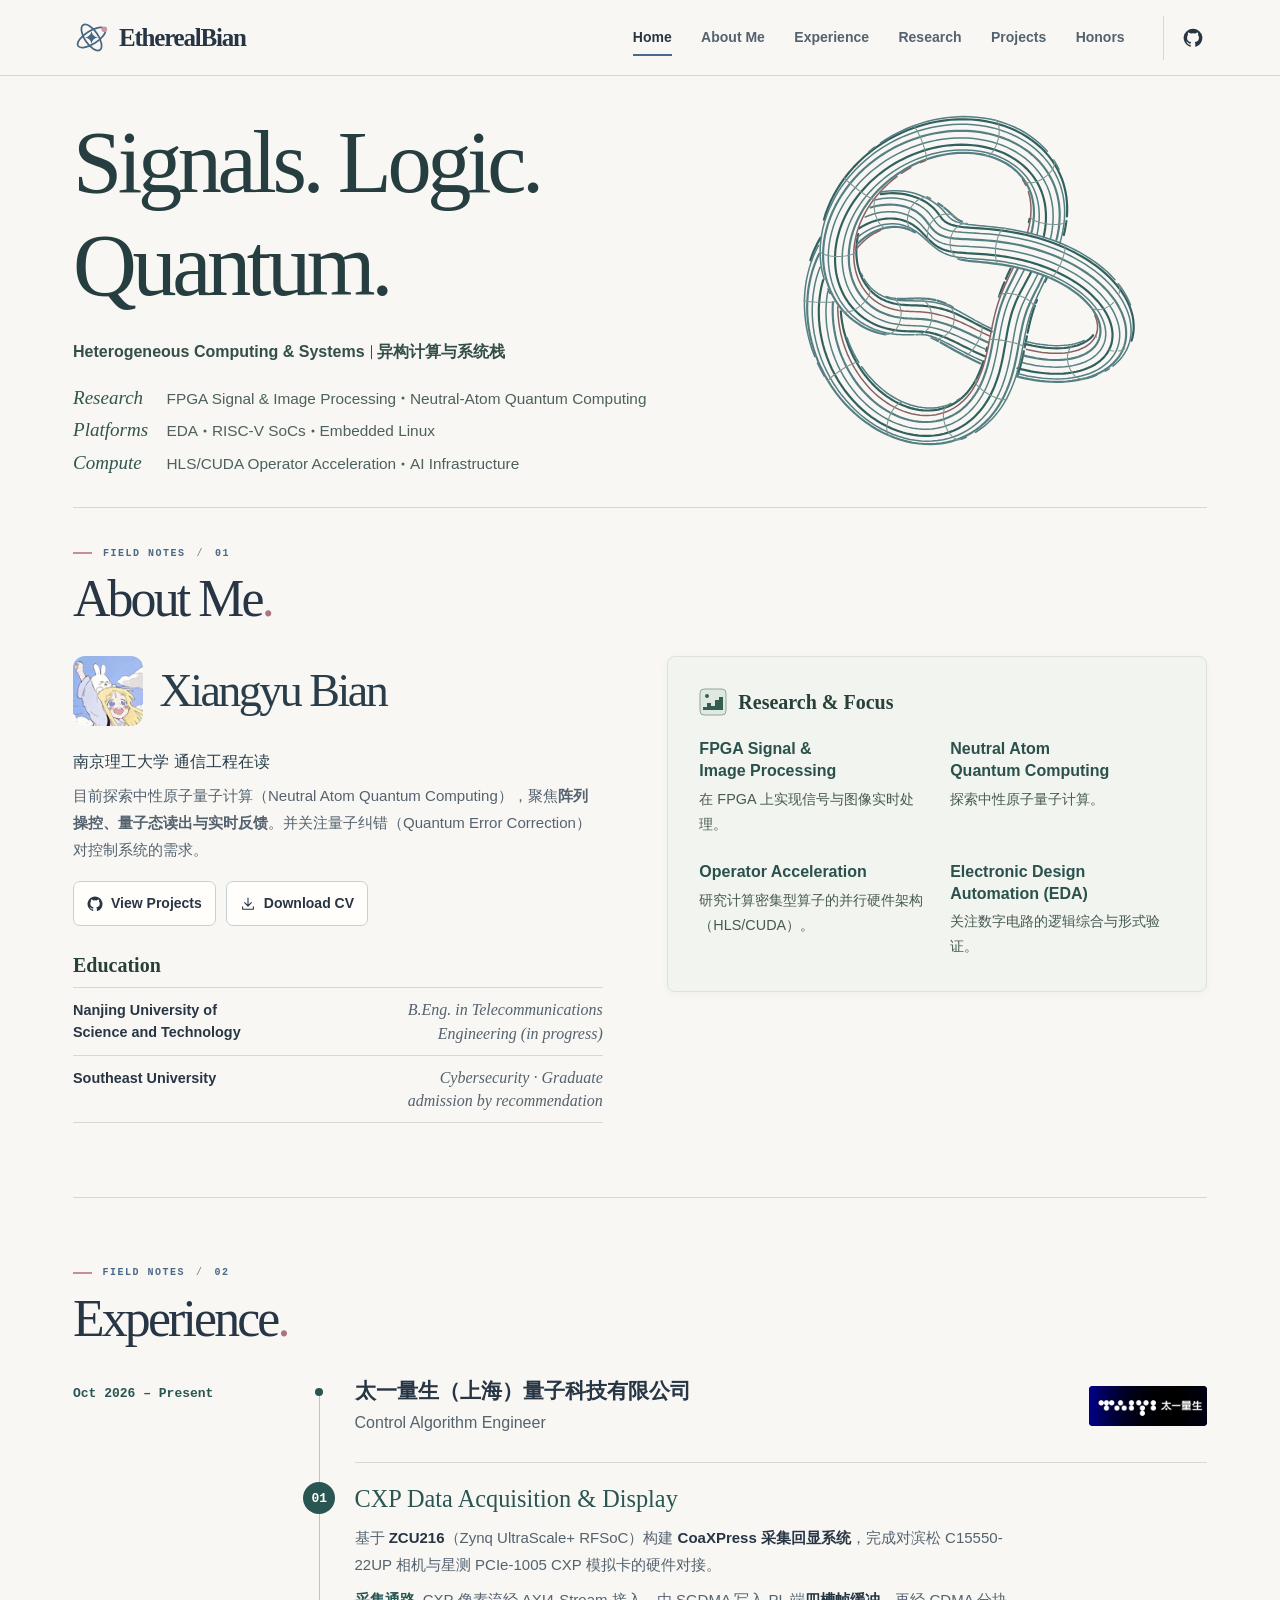
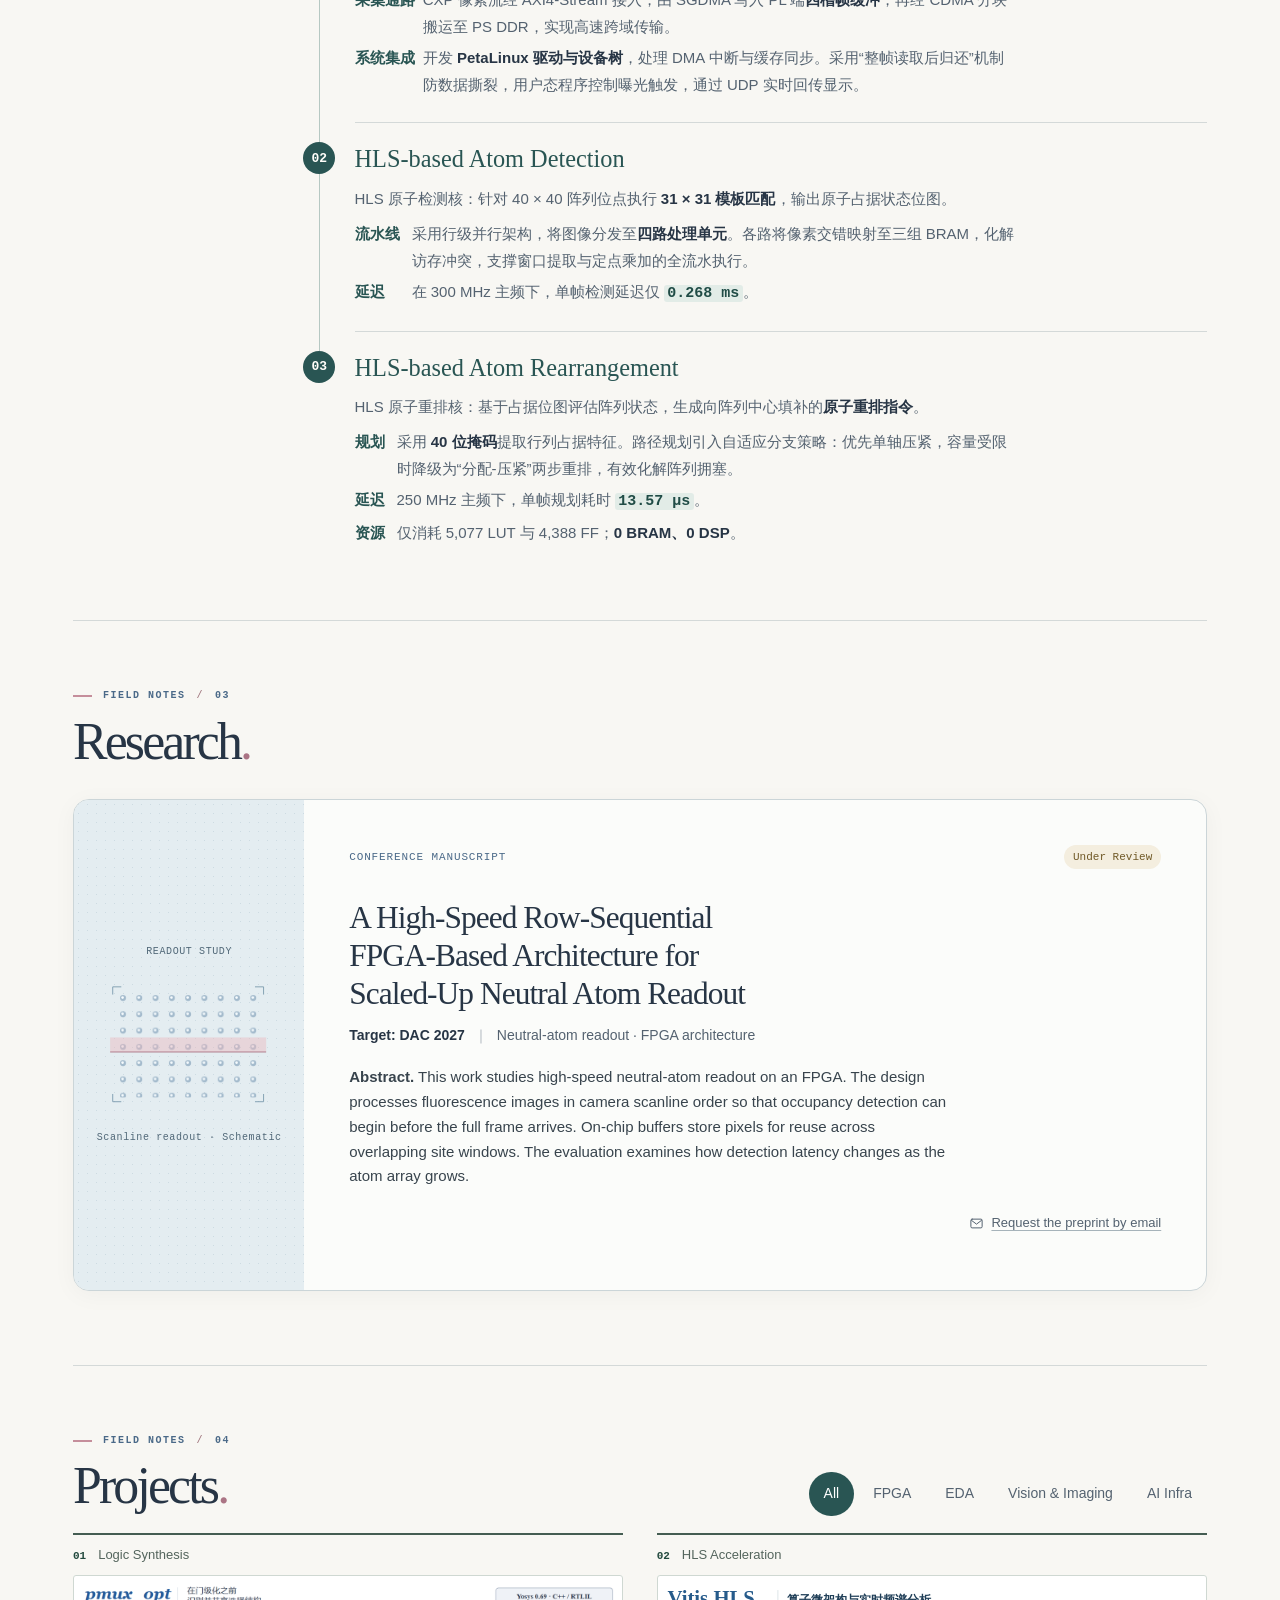
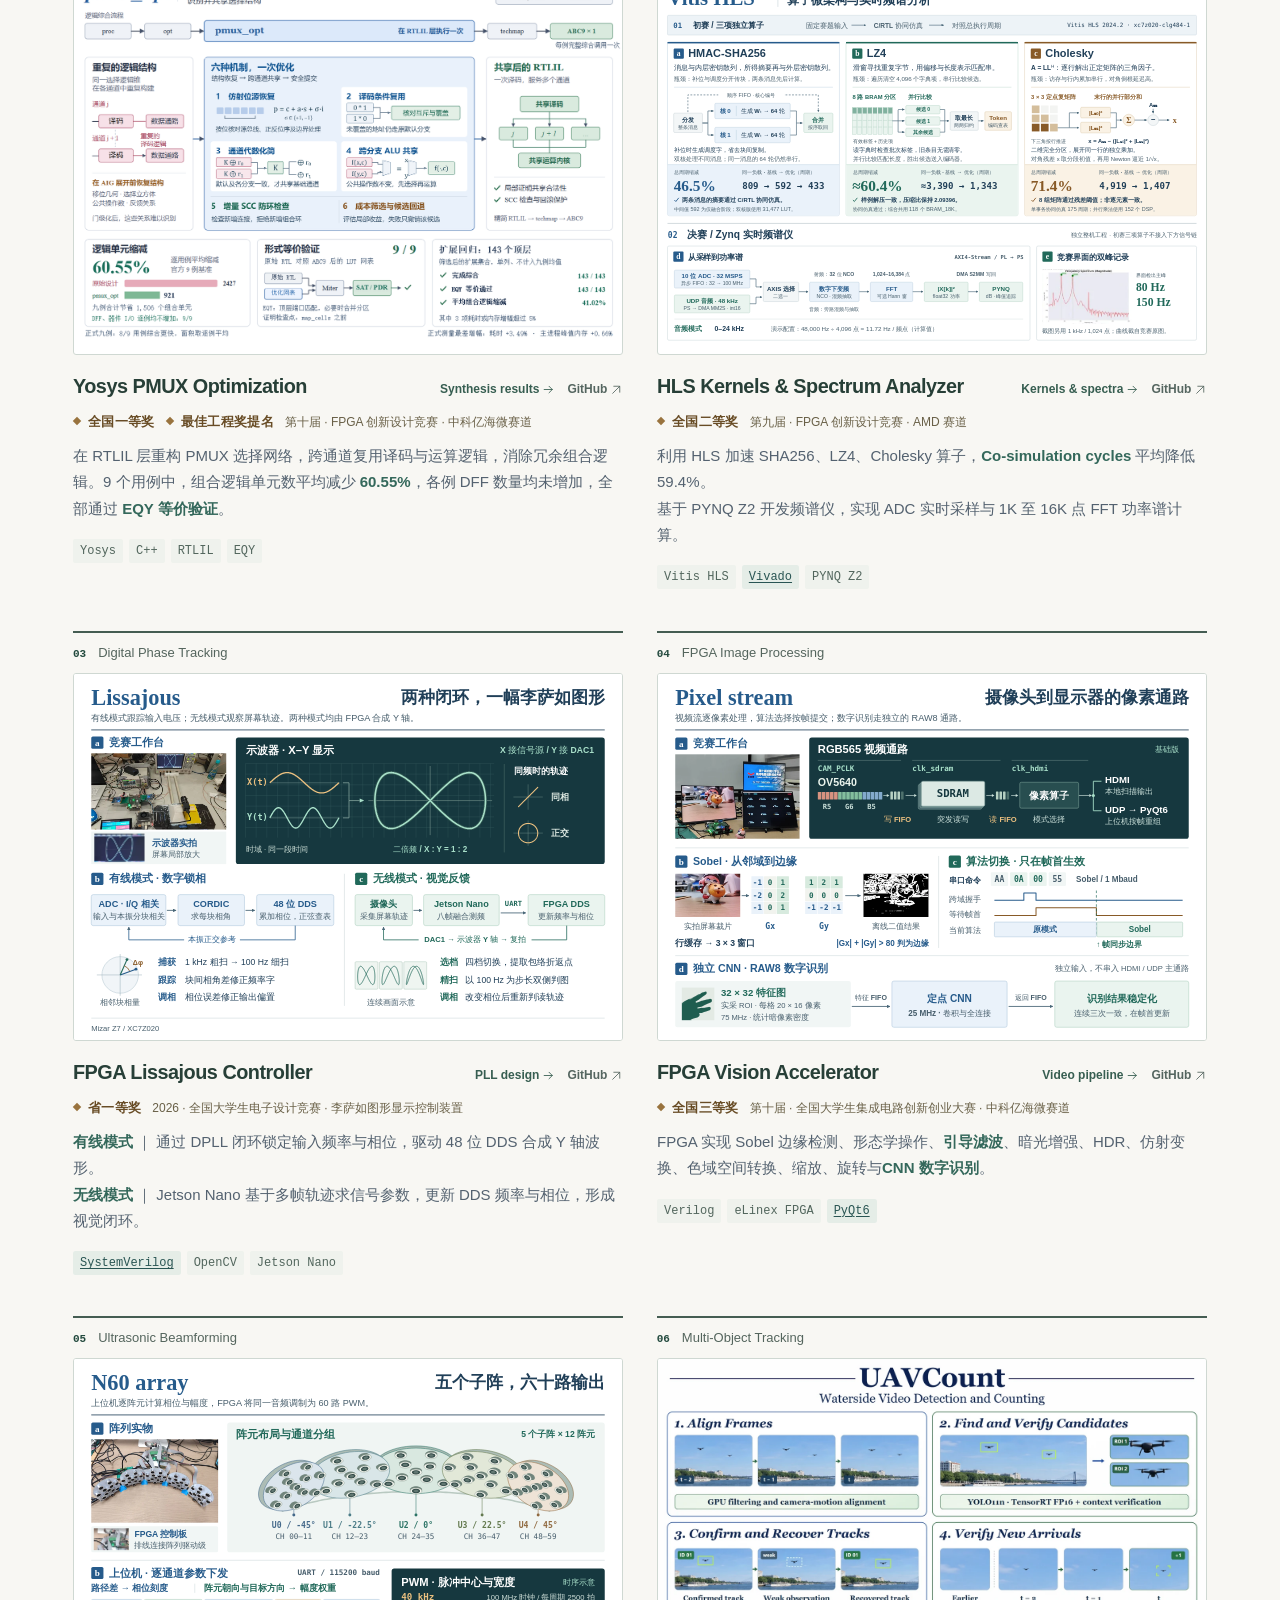
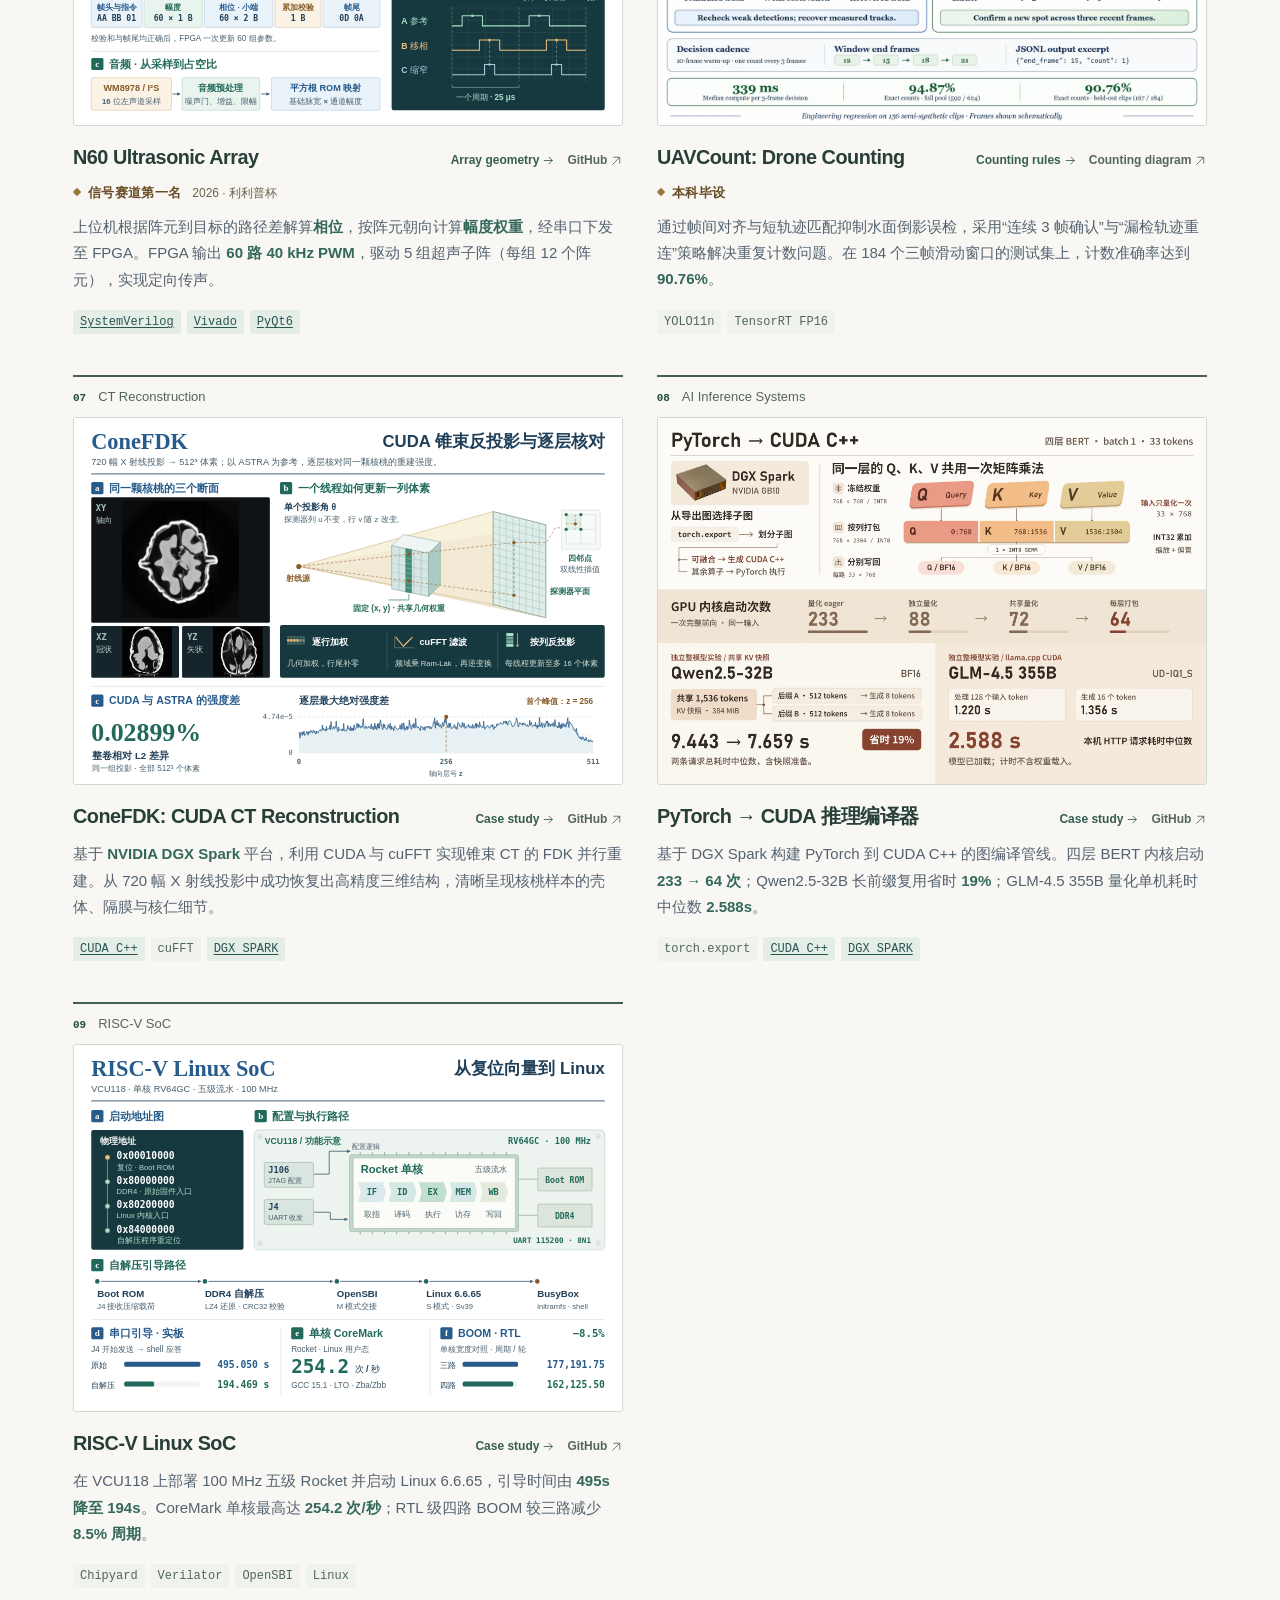
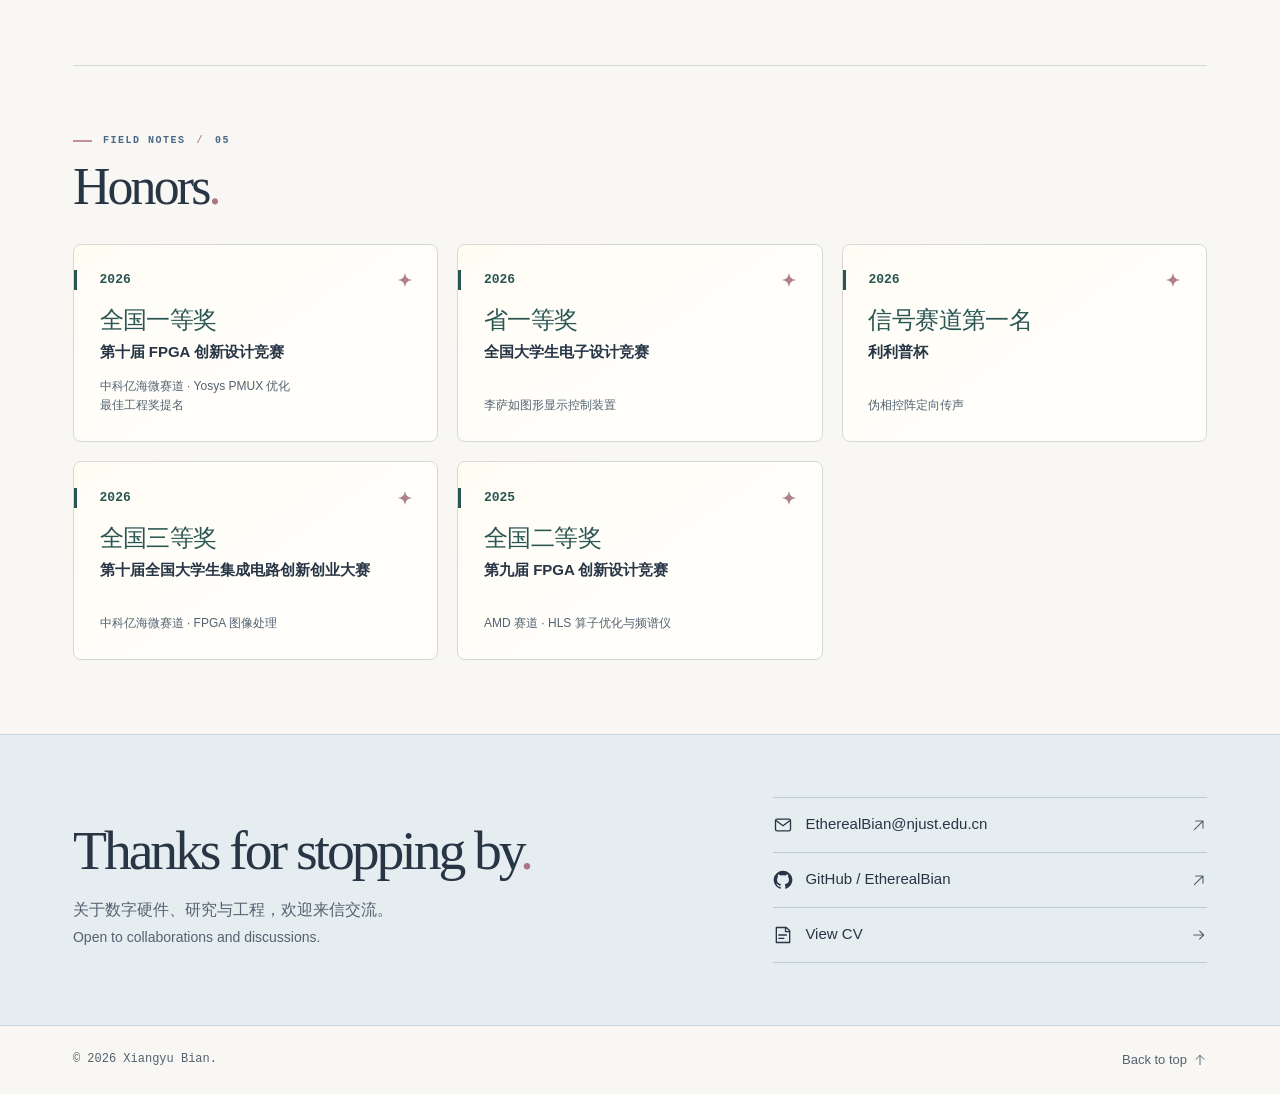
<file: index.html>
<!doctype html>
<html lang="zh-CN">
  <head>
    <meta charset="utf-8" />
    <meta name="viewport" content="width=device-width, initial-scale=1" />
    <meta name="theme-color" content="#f8f7f3" />
    <title>EtherealBian — Xiangyu Bian · FPGA 与量子计算硬件研究手记</title>
    <meta
      name="description"
      content="Xiangyu Bian（Ethereal）的个人作品集：研究 FPGA 信号处理、图像处理、量子计算、HLS算子加速与EDA设计。浏览个人经历、研究、工程项目与荣誉。"
    />
    <meta name="author" content="Xiangyu Bian" />
    <link rel="canonical" href="https://etherealbian.github.io/" />
    <meta property="og:type" content="website" />
    <meta property="og:title" content="Signals. Logic. Quantum. — Xiangyu Bian" />
    <meta property="og:description" content="Xiangyu Bian 的硬件研究手记与工程图集。" />
    <meta property="og:url" content="https://etherealbian.github.io/" />
    <meta property="og:image" content="https://etherealbian.github.io/assets/portfolio-cover.jpg" />
    <meta property="og:image:alt" content="Signals. Logic. Quantum. 与原有环面绳结线稿，Xiangyu Bian 的个人作品集" />
    <meta name="twitter:card" content="summary_large_image" />
    <link rel="icon" href="assets/orbit.svg" type="image/svg+xml" />
    <link rel="stylesheet" href="style.css?v=cxp-spacing-1" />
    <script src="portfolio.js?v=project-filters-1" defer></script>
    <script src="viewer.js?v=ct-plate-3" defer></script>
  </head>
  <body id="top">
    <svg xmlns="http://www.w3.org/2000/svg" class="icon-library" aria-hidden="true">
      <symbol id="east" viewBox="0 0 24 24"><path d="M4 12h15m-6-6 6 6-6 6" /></symbol>
      <symbol id="out" viewBox="0 0 24 24"><path d="M5 19 18 6M7 6h11v11" /></symbol>
      <symbol id="down" viewBox="0 0 24 24"><path d="M12 3v12m-5-5 5 5 5-5M4 16v4h16v-4" /></symbol>
      <symbol id="menu" viewBox="0 0 24 24"><path d="M3 8h18M3 16h18" /></symbol>
      <symbol id="close" viewBox="0 0 24 24"><path d="m5 5 14 14M19 5 5 19" /></symbol>
      <symbol id="mail" viewBox="0 0 24 24">
        <rect x="3" y="5" width="18" height="14" rx="2" />
        <path d="m4 7 8 6 8-6" />
      </symbol>
      <symbol id="git" viewBox="0 0 24 24">
        <path
          fill="currentColor"
          stroke="none"
          d="M12 .8a11.2 11.2 0 0 0-3.54 21.83c.56.1.76-.24.76-.54v-2.1c-3.11.68-3.77-1.32-3.77-1.32-.5-1.3-1.24-1.64-1.24-1.64-1.02-.7.08-.68.08-.68 1.13.08 1.72 1.15 1.72 1.15.99 1.72 2.61 1.22 3.25.94.1-.73.4-1.22.71-1.5-2.48-.29-5.1-1.25-5.1-5.54 0-1.22.44-2.22 1.15-3-.12-.29-.5-1.43.11-2.98 0 0 .94-.3 3.08 1.15a10.7 10.7 0 0 1 5.58 0c2.14-1.45 3.08-1.15 3.08-1.15.61 1.55.23 2.69.11 2.98.72.78 1.15 1.78 1.15 3.01 0 4.3-2.62 5.25-5.12 5.53.4.35.76 1.03.76 2.08v3.08c0 .3.2.65.77.54A11.2 11.2 0 0 0 12 .8Z"
        />
      </symbol>
      <symbol id="star" viewBox="0 0 24 24">
        <path
          fill="currentColor"
          stroke="none"
          d="M12 0c1.8 8.1 3.9 10.2 12 12-8.1 1.8-10.2 3.9-12 12C10.2 15.9 8.1 13.8 0 12 8.1 10.2 10.2 8.1 12 0Z"
        />
      </symbol>
      <symbol id="up" viewBox="0 0 24 24"><path d="M12 20V4m-7 7 7-7 7 7" /></symbol>
      <symbol id="book" viewBox="0 0 24 24"><path d="M4 3h12l4 4v14H4zM15 3v5h5M7 12h9M7 16h6" /></symbol>
      <symbol id="plus" viewBox="0 0 24 24"><path d="M5 12h14M12 5v14" /></symbol>
      <symbol id="wave" viewBox="0 0 24 24"><path d="M1 13h4l3-8 5 15 3-11 2 4h5" /></symbol>
    </svg>
    <a class="skip" href="#main">跳至正文</a>
    <header class="masthead">
      <div class="wrap bar">
        <a class="brand" href="#top">
          <img src="assets/orbit.svg" width="36" height="36" alt="" />
          EtherealBian
        </a>
        <button
          class="nav-toggle"
          type="button"
          aria-expanded="false"
          aria-controls="primary-nav"
          aria-label="打开导航"
        >
          <svg class="icon" aria-hidden="true" width="20" height="20"><use href="#menu" /></svg
          ><svg class="icon" aria-hidden="true" width="20" height="20"><use href="#close" /></svg>
        </button>
        <nav id="primary-nav" aria-label="主导航">
          <a href="#home" lang="en">Home</a>
          <a href="#about" lang="en">About Me</a>
          <a href="#experience" lang="en">Experience</a>
          <a href="#papers" lang="en">Research</a>
          <a href="#projects" lang="en">Projects</a>
          <a href="#awards" lang="en">Honors</a>
        </nav>
        <a class="header-git" href="https://github.com/EtherealBian" aria-label="EtherealBian 的 GitHub">
          <svg class="icon" aria-hidden="true" width="20" height="20"><use href="#git" /></svg>
        </a>
      </div>
    </header>
    <main id="main">
      <section class="wrap ring-cover" id="home" aria-labelledby="hero-title">
        <h1 id="hero-title" lang="en"><span>Signals.</span> <span>Logic.</span> <span>Quantum.</span></h1>
        <div class="cover-ring">
          <input class="ring-toggle" type="checkbox" aria-label="暂停三叶结旋转" title="点击暂停或继续旋转" autocomplete="off" />
          <picture>
            <source media="(max-width: 680px)" srcset="assets/harmonic-study-small.svg" />
            <img src="assets/harmonic-study.svg" width="580" height="430" fetchpriority="high"
              alt="墨绿色细线编织成的三叶环面结" />
          </picture>
        </div>
        <div class="cover-focus" lang="en">
          <p class="cover-position"><strong><span>Heterogeneous Computing &amp; Systems</span> <span lang="zh-CN">异构计算与系统栈</span></strong></p>
          <dl class="cover-topics">
            <dt>Research</dt>
            <dd><ul><li>FPGA Signal &amp; Image Processing</li><li>Neutral-Atom Quantum Computing</li></ul></dd>
            <dt>Platforms</dt>
            <dd><ul><li>EDA</li><li>RISC-V SoCs</li><li>Embedded Linux</li></ul></dd>
            <dt>Compute</dt>
            <dd><ul><li>HLS/CUDA Operator Acceleration</li><li>AI Infrastructure</li></ul></dd>
          </dl>
        </div>
      </section>
      <div class="wrap">
        <section class="chapter-section profile" id="about" aria-labelledby="about-title">
          <header class="section-head" lang="en">
            <div>
              <div class="chapter"><i></i> FIELD NOTES <b>/</b> 01</div>
              <h2 id="about-title">About Me<span class="period">.</span></h2>
            </div>
          </header>
          <div class="about-grid">
            <div class="bio">
              <div class="identity" lang="en">
                <img src="assets/avatar.jpg" width="80" height="80" alt="" />
                <h3>Xiangyu Bian</h3>
              </div>
              <p class="profile-intro">南京理工大学 通信工程在读</p>
              <p class="profile-note">目前探索中性原子量子计算（<span lang="en">Neutral Atom Quantum Computing</span>），聚焦<strong>阵列操控、量子态读出与实时反馈</strong>。并关注量子纠错（<span lang="en">Quantum Error Correction</span>）对控制系统的需求。</p>
              <div class="profile-links" lang="en">
                <a class="btn secondary" href="#projects">
                  <svg class="icon" aria-hidden="true"><use href="#git" /></svg>View Projects
                </a>
                <a class="btn secondary" href="assets/etherealbian-cv.pdf?v=631f7ed4c4" download>
                  <svg class="icon" aria-hidden="true"><use href="#down" /></svg>Download CV
                </a>
              </div>
              <section id="education" lang="en" aria-labelledby="education-title">
                <h3 id="education-title">Education</h3>
                <dl>
                  <div>
                    <dt>Nanjing University of Science and Technology</dt>
                    <dd>B.Eng. in Telecommunications Engineering (in progress)</dd>
                  </div>
                  <div>
                    <dt>Southeast University</dt>
                    <dd>Cybersecurity · Graduate admission by recommendation</dd>
                  </div>
                </dl>
              </section>
            </div>
            <aside class="research-notes" aria-labelledby="research-notes-title">
              <h3 id="research-notes-title" lang="en">
                <svg width="28" height="28" viewBox="0 0 28 28" fill="none" aria-hidden="true" focusable="false">
                  <rect x="1" y="1" width="26" height="26" rx="4" fill="#e0e9df" stroke="#8fa79b" />
                  <g fill="currentColor"><circle cx="8" cy="8" r="2"/><path d="M4 22v-3h4v-4h4v3h4v-6h4V9h4v13z"/></g>
                </svg>
                Research &amp; Focus
              </h3>
              <dl>
                <div>
                  <dt lang="en">FPGA Signal &amp; Image Processing</dt>
                  <dd>在 FPGA 上实现信号与图像实时处理。</dd>
                </div>
                <div>
                  <dt lang="en">Neutral Atom Quantum Computing</dt>
                  <dd>探索中性原子量子计算。</dd>
                </div>
                <div>
                  <dt lang="en">Operator Acceleration</dt>
                  <dd>研究计算密集型算子的并行硬件架构（HLS/CUDA）。</dd>
                </div>
                <div>
                  <dt lang="en">Electronic Design Automation (EDA)</dt>
                  <dd>关注数字电路的逻辑综合与形式验证。</dd>
                </div>
              </dl>
            </aside>
          </div>
        </section>
        <section class="chapter-section" id="experience" aria-labelledby="experience-title">
          <header class="section-head" lang="en">
            <div>
              <div class="chapter"><i></i> FIELD NOTES <b>/</b> 02</div>
              <h2 id="experience-title">Experience<span class="period">.</span></h2>
            </div>
          </header>
          <div class="timeline">
            <p class="when" lang="en"><time datetime="2026-10">Oct 2026</time> – Present</p>
            <div class="role">
              <header class="role-head">
                <div>
                  <h3>太一量生（上海）量子科技有限公司</h3>
                  <p lang="en">Control Algorithm Engineer</p>
                </div>
                <a class="company-brand" href="https://www.cyzone.cn/article/848608.html" aria-label="太一量生品牌图来源">
                  <img src="assets/taiyi-brand.png" loading="lazy" alt="太一量生" />
                </a>
              </header>
              <ol class="work-notes" role="list">
                <li>
                  <span class="work-index" aria-hidden="true">01</span>
                  <div>
                    <h4 lang="en">CXP Data Acquisition &amp; Display</h4>
                    <p>基于 <strong>ZCU216</strong>（Zynq UltraScale+ RFSoC）构建 <strong>CoaXPress 采集回显系统</strong>，完成对滨松 C15550-22UP 相机与星测 PCIe-1005 CXP 模拟卡的硬件对接。</p>
                    <dl class="cxp-notes">
                      <div><dt>采集通路</dt><dd>CXP 像素流经 AXI4-Stream 接入，由 SGDMA 写入 PL 端<strong>四槽帧缓冲</strong>，再经 CDMA 分块搬运至 PS DDR，实现高速跨域传输。</dd></div>
                      <div><dt>系统集成</dt><dd>开发 <strong>PetaLinux 驱动与设备树</strong>，处理 DMA 中断与缓存同步。采用“整帧读取后归还”机制防数据撕裂，用户态程序控制曝光触发，通过 UDP 实时回传显示。</dd></div>
                    </dl>
                  </div>
                </li>
                <li>
                  <span class="work-index" aria-hidden="true">02</span>
                  <div>
                    <h4 lang="en">HLS-based Atom Detection</h4>
                    <p>HLS 原子检测核：针对 40 × 40 阵列位点执行 <strong>31 × 31 模板匹配</strong>，输出原子占据状态位图。</p>
                    <dl class="detector-notes">
                      <div><dt>流水线</dt><dd>采用行级并行架构，将图像分发至<strong>四路处理单元</strong>。各路将像素交错映射至三组 BRAM，化解访存冲突，支撑窗口提取与定点乘加的全流水执行。</dd></div>
                      <div><dt>延迟</dt><dd>在 300 MHz 主频下，单帧检测延迟仅 <strong class="metric">0.268 ms</strong>。</dd></div>
                    </dl>
                  </div>
                </li>
                <li>
                  <span class="work-index" aria-hidden="true">03</span>
                  <div>
                    <h4 lang="en">HLS-based Atom Rearrangement</h4>
                    <p>HLS 原子重排核：基于占据位图评估阵列状态，生成向阵列中心填补的<strong>原子重排指令</strong>。</p>
                    <dl>
                      <div><dt>规划</dt><dd>采用 <strong>40 位掩码</strong>提取行列占据特征。路径规划引入自适应分支策略：优先单轴压紧，容量受限时降级为“分配-压紧”两步重排，有效化解阵列拥塞。</dd></div>
                      <div><dt>延迟</dt><dd>250 MHz 主频下，单帧规划耗时 <strong class="metric">13.57 μs</strong>。</dd></div>
                      <div><dt>资源</dt><dd>仅消耗 5,077 LUT 与 4,388 FF；<strong>0 BRAM、0 DSP</strong>。</dd></div>
                    </dl>
                  </div>
                </li>
              </ol>
            </div>
          </div>
        </section>
        <section class="chapter-section" id="papers" lang="en">
          <header class="section-head">
            <div>
              <div class="chapter">
                <i></i>
                FIELD NOTES
                <b>/</b>
                03
              </div>
              <h2 lang="en">Research<span class="period">.</span></h2>
            </div>
          </header>
          <article class="paper">
            <div class="paper-visual" aria-hidden="true">
              <span>READOUT STUDY</span>
              <svg viewBox="0 0 210 165">
                <defs>
                  <pattern id="sites" width="19" height="19" patternUnits="userSpaceOnUse">
                    <circle cx="9" cy="9" r="3.5" fill="#a3bacc" />
                    <circle cx="8.5" cy="8.5" r="1.5" fill="#f8fdff" />
                  </pattern>
                </defs>
                <rect x="23" y="20" width="162" height="124" fill="url(#sites)" />
                <path d="M16 24v-9h10m166 9v-9h-10M16 140v9h10m166-9v9h-10" fill="none" stroke="#7796ab" />
                <g class="scanline">
                  <rect x="13" y="74" width="182" height="17" fill="#e9b5bc" opacity=".45" />
                  <path d="M13 91h182" stroke="#a66d7e" />
                </g>
              </svg>
              <small>Scanline readout · Schematic</small>
            </div>
            <div class="paper-copy">
              <div class="paper-meta">
                CONFERENCE MANUSCRIPT
                <span class="status">Under Review</span>
              </div>
              <h3 lang="en">
                A High-Speed Row-Sequential FPGA-Based Architecture for Scaled-Up Neutral Atom Readout
              </h3>
              <p class="venue">
                <strong>Target: DAC 2027</strong>
                <span class="venue-separator" aria-hidden="true">｜</span>
                <span>Neutral-atom readout · FPGA architecture</span>
              </p>
              <p class="paper-abstract">
                <strong>Abstract.</strong> This work studies high-speed neutral-atom readout on an FPGA. The design processes
                fluorescence images in camera scanline order so that occupancy detection can begin before the
                full frame arrives. On-chip buffers store pixels for reuse across overlapping site windows. The evaluation examines
                how detection latency changes as the atom array grows.
              </p>
              <footer class="paper-contact">
                <a href="mailto:EtherealBian@njust.edu.cn?subject=Preprint%20request%3A%20FPGA%20neutral-atom%20readout">
                  <svg class="icon" width="15" height="15" aria-hidden="true"><use href="#mail" /></svg>
                  Request the preprint by email
                </a>
              </footer>
            </div>
          </article>
        </section>
        <section id="projects" class="chapter-section" aria-labelledby="projects-title">
          <header class="section-head">
            <div>
              <div class="chapter">
                <i></i>
                FIELD NOTES
                <b>/</b>
                04
              </div>
              <h2 lang="en" id="projects-title">Projects<span class="period">.</span></h2>
            </div>
            <div class="filters" role="group" aria-label="Filter projects" lang="en">
              <button type="button" data-filter="all" aria-pressed="true">All</button>
              <button type="button" data-filter="fpga" aria-pressed="false">FPGA</button>
              <button type="button" data-filter="eda" aria-pressed="false">EDA</button>
              <button type="button" data-filter="vision" aria-pressed="false">Vision &amp; Imaging</button>
              <button type="button" data-filter="infra" aria-pressed="false">AI Infra</button>
            </div>
          </header>
          <button id="clear-tech-filter" type="button" hidden></button>
          <span id="filter-status" role="status" class="sr-only"></span>
          <div class="projects" id="project-list">
            <article class="project logic" data-group="eda" id="yosys-pmux" aria-labelledby="yosys-pmux-title">
              <div class="catalog-meta" lang="en">
                <span class="catalog-number">01</span>
                <span>Logic Synthesis</span>
              </div>
              <a
                class="plate diagram"
                data-plate
                href="assets/pmux-overview-zh.png?v=d70774b0"
                aria-label="查看Yosys PMUX 结构优化：综合流程与验证全图"
              >
                <img
                  loading="lazy"
                  decoding="async"
                  src="assets/pmux-overview-zh.webp?v=d6421fce"
                  alt="Yosys PMUX 综合流程、六项优化机制与九例验证结果。仿射位源恢复分别匹配正序和反序取位。"
                />
              </a>
              <div class="project-body">
                <div class="project-heading">
                  <h3 id="yosys-pmux-title" lang="en"><a href="work/yosys-pmux.html">Yosys PMUX Optimization<span class="compact-arrow" aria-hidden="true">&nbsp;→</span></a></h3>
                  <div class="project-links" lang="en">
                    <a class="entry-link" href="work/yosys-pmux.html" aria-label="Synthesis results: Yosys PMUX Optimization">Synthesis results <svg class="icon" width="14" height="14" aria-hidden="true"><use href="#east" /></svg></a>
                    <a class="source-link" href="https://github.com/EtherealBian/yosys-pmux-opt" aria-label="GitHub: Yosys PMUX Optimization">GitHub <svg class="icon" width="14" height="14" aria-hidden="true"><use href="#out" /></svg></a>
                  </div>
                </div>
                <div class="honor-line">
                  <strong>全国一等奖</strong><strong>最佳工程奖提名</strong><span>第十届 · FPGA 创新设计竞赛 · 中科亿海微赛道</span>
                </div>
                <p class="project-summary">在 RTLIL 层重构 PMUX 选择网络，跨通道复用译码与运算逻辑，消除冗余组合逻辑。9 个用例中，组合逻辑单元数平均减少 <strong>60.55%</strong>，各例 DFF 数量均未增加，全部通过 <strong>EQY 等价验证</strong>。</p>
                <ul class="tags" aria-label="Technology stack" lang="en">
                  <li>Yosys</li>
                  <li>C++</li>
                  <li>RTLIL</li>
                  <li>EQY</li>
                </ul>
              </div>
            </article>
            <article class="project hardware" data-group="fpga" id="spectrum" aria-labelledby="spectrum-title">
              <div class="catalog-meta" lang="en">
                <span class="catalog-number">02</span>
                <span>HLS Acceleration</span>
              </div>
              <a
                class="plate diagram"
                data-plate
                href="assets/plates/vitis-hls-architecture.svg?v=a11d6703"
                aria-label="查看Vitis HLS 算子优化与 Zynq 实时频谱仪：算子与频谱仪总览"
              >
                <img
                  loading="lazy"
                  decoding="async"
                  src="assets/plates/vitis-hls-architecture.svg?v=a11d6703"
                  alt="算子与频谱仪总览：双核保序、并行字典匹配和矩阵归约旁分别标注协同仿真周期；下方是独立的 Zynq 频谱仪数据通路与竞赛界面中的双峰记录。"
                />
              </a>
              <div class="project-body">
                <div class="project-heading">
                  <h3 id="spectrum-title" lang="en"><a href="work/spectrum.html">HLS Kernels &amp; Spectrum Analyzer<span class="compact-arrow" aria-hidden="true">&nbsp;→</span></a></h3>
                  <div class="project-links" lang="en">
                    <a class="entry-link" href="work/spectrum.html" aria-label="Kernels &amp; spectra: HLS Kernels &amp; Spectrum Analyzer">Kernels &amp; spectra <svg class="icon" width="14" height="14" aria-hidden="true"><use href="#east" /></svg></a>
                    <a class="source-link" href="https://github.com/EtherealBian/vitis-hls-kernel-optimization" aria-label="GitHub: HLS Kernels &amp; Spectrum Analyzer">GitHub <svg class="icon" width="14" height="14" aria-hidden="true"><use href="#out" /></svg></a>
                  </div>
                </div>
                <div class="honor-line">
                  <strong>全国二等奖</strong><span>第九届 · FPGA 创新设计竞赛 · AMD 赛道</span>
                </div>
                <p class="project-summary">利用 HLS 加速 SHA256、LZ4、Cholesky 算子，<strong>Co-simulation cycles</strong> 平均降低 59.4%。<br>基于 PYNQ Z2 开发频谱仪，实现 ADC 实时采样与 1K 至 16K 点 FFT 功率谱计算。</p>
                <ul class="tags" aria-label="Technology stack" lang="en">
                  <li>Vitis HLS</li>
                  <li data-technology="Vivado">Vivado</li>
                  <li>PYNQ Z2</li>
                </ul>
              </div>
            </article>
            <article class="project hardware" data-group="fpga" id="lissajous" aria-labelledby="lissajous-title">
              <div class="catalog-meta" lang="en">
                <span class="catalog-number">03</span>
                <span>Digital Phase Tracking</span>
              </div>
              <a class="plate diagram atlas-cover" data-plate href="assets/plates/atlas-03-phase.svg?v=4" aria-label="放大工程图：有线 DPLL 与无线视觉反馈">
                <img loading="lazy" decoding="async" src="assets/plates/atlas-03-phase.svg?v=4" width="1080" height="720" alt="工作台和示波器实拍；有线模式由 I/Q 锁相驱动 DDS，无线模式由 Jetson Nano 观察屏幕轨迹并经 UART 调整 DDS。">
              </a>
              <div class="project-body">
                <div class="project-heading">
                  <h3 id="lissajous-title" lang="en"><a href="work/lissajous.html">FPGA Lissajous Controller<span class="compact-arrow" aria-hidden="true">&nbsp;→</span></a></h3>
                  <div class="project-links" lang="en">
                    <a class="entry-link" href="work/lissajous.html" aria-label="PLL design: FPGA Lissajous Controller">PLL design <svg class="icon" width="14" height="14" aria-hidden="true"><use href="#east" /></svg></a>
                    <a class="source-link" href="https://github.com/EtherealBian/fpga-lissajous-controller" aria-label="GitHub: FPGA Lissajous Controller">GitHub <svg class="icon" width="14" height="14" aria-hidden="true"><use href="#out" /></svg></a>
                  </div>
                </div>
                <div class="honor-line">
                  <strong>省一等奖</strong><span>2026 · 全国大学生电子设计竞赛 · 李萨如图形显示控制装置</span>
                </div>
                <p class="project-summary"><strong>有线模式</strong> ｜ 通过 DPLL 闭环锁定输入频率与相位，驱动 48 位 DDS 合成 Y 轴波形。<br><strong>无线模式</strong> ｜ Jetson Nano 基于多帧轨迹求信号参数，更新 DDS 频率与相位，形成视觉闭环。</p>
                <ul class="tags" aria-label="Technology stack" lang="en">
                  <li data-technology="SystemVerilog">SystemVerilog</li>
                  <li>OpenCV</li>
                  <li>Jetson Nano</li>
                </ul>
              </div>
            </article>
            <article class="project vision" data-group="fpga vision" id="vision" aria-labelledby="vision-title">
              <div class="catalog-meta" lang="en">
                <span class="catalog-number">04</span>
                <span>FPGA Image Processing</span>
              </div>
              <a class="plate diagram atlas-cover" data-plate href="assets/plates/atlas-04-vision.svg?v=3" aria-label="放大工程图：摄像头到显示器的像素通路">
                <img loading="lazy" decoding="async" src="assets/plates/atlas-04-vision.svg?v=3" width="1080" height="720" alt="从 OV5640 到 HDMI 与 UDP 的跨时钟域像素通路、Sobel 双向梯度、串口命令在帧首生效的时序，以及独立的 RAW8 数字识别流水线。">
              </a>
              <div class="project-body">
                <div class="project-heading">
                  <h3 id="vision-title" lang="en"><a href="work/vision.html">FPGA Vision Accelerator<span class="compact-arrow" aria-hidden="true">&nbsp;→</span></a></h3>
                  <div class="project-links" lang="en">
                    <a class="entry-link" href="work/vision.html" aria-label="Video pipeline: FPGA Vision Accelerator">Video pipeline <svg class="icon" width="14" height="14" aria-hidden="true"><use href="#east" /></svg></a>
                    <a class="source-link" href="https://github.com/EtherealBian/elinx-vision-stream" aria-label="GitHub: FPGA Vision Accelerator">GitHub <svg class="icon" width="14" height="14" aria-hidden="true"><use href="#out" /></svg></a>
                  </div>
                </div>
                <div class="honor-line">
                  <strong>全国三等奖</strong
                  ><span>第十届 · 全国大学生集成电路创新创业大赛 · 中科亿海微赛道</span>
                </div>
                <p class="project-summary">FPGA 实现 Sobel 边缘检测<span data-room="2">、形态学操作</span>、<strong>引导滤波</strong><span data-room="1">、暗光增强、HDR</span><span data-room="3">、仿射变换</span><span data-room="3">、色域空间转换</span><span data-room="2">、缩放</span><span data-room="3">、旋转</span><span data-room="4">、直方图均衡化</span><span data-room="4">、双边滤波</span>与<strong>CNN 数字识别</strong>。</p>
                <ul class="tags" aria-label="Technology stack" lang="en">
                  <li>Verilog</li>
                  <li>eLinex FPGA</li>
                  <li data-technology="PyQt6">PyQt6</li>
                </ul>
              </div>
            </article>
            <article class="project hardware" data-group="fpga" id="n60" aria-labelledby="n60-title">
              <div class="catalog-meta" lang="en">
                <span class="catalog-number">05</span>
                <span>Ultrasonic Beamforming</span>
              </div>
              <a class="plate diagram atlas-cover" data-plate href="assets/plates/atlas-05-array.svg?v=3" aria-label="放大工程图：五个子阵，六十路输出">
                <img loading="lazy" decoding="async" src="assets/plates/atlas-05-array.svg?v=3" width="1080" height="720" alt="五个子阵的安装角与通道编号、上位机串口参数帧、FPGA 音频调制链及脉冲中心和宽度的对照。">
              </a>
              <div class="project-body">
                <div class="project-heading">
                  <h3 id="n60-title" lang="en"><a href="work/n60.html">N60 Ultrasonic Array<span class="compact-arrow" aria-hidden="true">&nbsp;→</span></a></h3>
                  <div class="project-links" lang="en">
                    <a class="entry-link" href="work/n60.html" aria-label="Array geometry: N60 Ultrasonic Array">Array geometry <svg class="icon" width="14" height="14" aria-hidden="true"><use href="#east" /></svg></a>
                    <a class="source-link" href="https://github.com/EtherealBian/n60-ultrasonic-phased-array" aria-label="GitHub: N60 Ultrasonic Array">GitHub <svg class="icon" width="14" height="14" aria-hidden="true"><use href="#out" /></svg></a>
                  </div>
                </div>
                <div class="honor-line"><strong>信号赛道第一名</strong><span>2026 · 利利普杯</span></div>
                <p class="project-summary">上位机根据阵元到目标的路径差解算<strong>相位</strong>，按阵元朝向计算<strong>幅度权重</strong>，经串口下发至 FPGA。FPGA 输出 <strong>60 路 40 kHz PWM</strong>，驱动 5 组超声子阵（每组 12 个阵元），实现定向传声。</p>
                <ul class="tags" aria-label="Technology stack" lang="en">
                  <li data-technology="SystemVerilog">SystemVerilog</li>
                  <li data-technology="Vivado">Vivado</li>
                  <li data-technology="PyQt6">PyQt6</li>
                </ul>
              </div>
            </article>
            <article class="project vision" data-group="vision" id="uavcount" aria-labelledby="uavcount-title">
              <div class="catalog-meta" lang="en">
                <span class="catalog-number">06</span>
                <span>Multi-Object Tracking</span>
              </div>
              <a class="plate diagram atlas-cover" data-plate href="assets/uavcount-pipeline.svg" aria-label="放大 UAVCount 水岸视频检测与计数原图">
                <img loading="lazy" decoding="async" src="assets/uavcount-pipeline.webp" width="1380" height="920" alt="水岸场景中的帧对齐、候选验证、轨迹恢复和新增计数四步示意，下方给出完整及留出窗口的回归统计。">
              </a>
              <div class="project-body">
                <div class="project-heading">
                  <h3 id="uavcount-title" lang="en"><a href="work/uavcount.html">UAVCount: Drone Counting<span class="compact-arrow" aria-hidden="true">&nbsp;→</span></a></h3>
                  <div class="project-links" lang="en">
                    <a class="entry-link" href="work/uavcount.html" aria-label="Counting rules: UAVCount: Drone Counting">Counting rules <svg class="icon" width="14" height="14" aria-hidden="true"><use href="#east" /></svg></a>
                    <a class="source-link" href="assets/plates/uavcount-counting.svg" aria-label="Three-frame counting diagram: UAVCount">Counting diagram <svg class="icon" width="14" height="14" aria-hidden="true"><use href="#out" /></svg></a>
                  </div>
                </div>
                <div class="honor-line"><strong>本科毕设</strong></div>
                <p class="project-summary">通过帧间对齐与短轨迹匹配抑制水面倒影误检，采用“连续 3 帧确认”与“漏检轨迹重连”策略解决重复计数问题。在 184 个三帧滑动窗口的测试集上，计数准确率达到 <strong>90.76%</strong>。</p>
                <ul class="tags" aria-label="Technology stack" lang="en">
                  <li>YOLO11n</li>
                  <li>TensorRT FP16</li>
                </ul>
              </div>
            </article>
            <article class="project vision" data-group="vision" id="cone-fdk" aria-labelledby="cone-fdk-title">
              <div class="catalog-meta" lang="en">
                <span class="catalog-number">07</span>
                <span>CT Reconstruction</span>
              </div>
              <div class="ct-cover-frame">
                <a class="plate diagram atlas-cover ct-sweep" data-plate href="assets/plates/atlas-07-ct.svg?v=3" aria-label="放大工程图：CUDA 锥束反投影与逐层核对">
                  <img loading="lazy" decoding="async" src="assets/plates/atlas-07-ct.svg?v=3" width="1080" height="720" alt="真实核桃的三个正交断面；锥束射线穿过同一列体素，在探测器上做双线性插值；下方为 CUDA 与 ASTRA 的 512 层强度差。">
                  <picture class="atlas-slice" aria-hidden="true">
                    <source media="(prefers-reduced-motion: no-preference)" srcset="assets/conefdk-sweep.gif">
                    <img loading="lazy" decoding="async" src="assets/plates/atlas-07-still.webp" width="276" height="276" alt="">
                  </picture>
                </a>
                <button class="ct-motion" type="button" data-sweep-toggle aria-label="暂停切片动画" hidden></button>
              </div>
              <div class="project-body">
                <div class="project-heading">
                  <h3 id="cone-fdk-title" lang="en"><a href="work/cone-fdk.html">ConeFDK: CUDA CT Reconstruction<span class="compact-arrow" aria-hidden="true">&nbsp;→</span></a></h3>
                  <div class="project-links" lang="en">
                    <a class="entry-link" href="work/cone-fdk.html" aria-label="Case study: reconstruction and pore measurement">Case study <svg class="icon" width="14" height="14" aria-hidden="true"><use href="#east" /></svg></a>
                    <a class="source-link" href="https://github.com/EtherealBian/cone-fdk" aria-label="GitHub: ConeFDK: CUDA CT Reconstruction">GitHub <svg class="icon" width="14" height="14" aria-hidden="true"><use href="#out" /></svg></a>
                  </div>
                </div>
                <p class="project-summary">基于 <strong>NVIDIA DGX Spark</strong> 平台，利用 CUDA 与 cuFFT 实现锥束 CT 的 FDK 并行重建。从 720 幅 X 射线投影中成功恢复出高精度三维结构，清晰呈现核桃样本的壳体、隔膜与核仁细节。</p>
                <ul class="tags" aria-label="Technology stack" lang="en">
                  <li data-technology="CUDA">CUDA C++</li>
                  <li>cuFFT</li>
                  <li data-technology="DGX SPARK">DGX SPARK</li>
                </ul>
              </div>
            </article>
            <article class="project infra" data-group="infra" id="spark-fuse" aria-labelledby="spark-fuse-title">
              <div class="catalog-meta" lang="en">
                <span class="catalog-number">08</span>
                <span>AI Inference Systems</span>
              </div>
              <a class="plate diagram atlas-cover" data-plate href="assets/plates/sparkfuse-system-full.webp?v=3" aria-label="放大 DGX Spark 推理编译器与单机实测原图">
                <img loading="lazy" decoding="async" src="assets/plates/sparkfuse-system-cover.webp" width="1080" height="720" alt="DGX Spark 上的 PyTorch 子图编译与四层 BERT 的 Q/K/V 投影打包；下方分别展示 Qwen2.5-32B 的共享前缀和量化 GLM-4.5 355B 的单机请求计时。">
              </a>
              <div class="project-body">
                <div class="project-heading">
                  <h3 id="spark-fuse-title"><a href="work/spark-fuse.html"><span lang="en">PyTorch → CUDA</span> <span class="sf-title-word">推理编译器</span><span class="compact-arrow" aria-hidden="true">&nbsp;→</span></a></h3>
                  <div class="project-links" lang="en">
                    <a class="entry-link" href="work/spark-fuse.html" aria-label="Case study: PyTorch to CUDA inference compiler">Case study <svg class="icon" width="14" height="14" aria-hidden="true"><use href="#east" /></svg></a>
                    <a class="source-link" href="https://github.com/EtherealBian/spark-fuse" aria-label="GitHub: SparkFuse">GitHub <svg class="icon" width="14" height="14" aria-hidden="true"><use href="#out" /></svg></a>
                  </div>
                </div>
                <p class="project-summary">基于 DGX Spark 构建 PyTorch 到 CUDA C++ 的图编译管线。四层 BERT 内核启动 <strong>233 → 64 次</strong>；Qwen2.5-32B 长前缀复用省时 <strong>19%</strong>；GLM-4.5 355B 量化单机耗时中位数 <strong>2.588s</strong>。</p>
                <ul class="tags" aria-label="Technology stack" lang="en">
                  <li>torch.export</li>
                  <li data-technology="CUDA">CUDA C++</li>
                  <li data-technology="DGX SPARK">DGX SPARK</li>
                </ul>
              </div>
            </article>
            <article class="project hardware" data-group="fpga" id="vcu118-rocket" aria-labelledby="vcu118-rocket-title">
              <div class="catalog-meta" lang="en">
                <span class="catalog-number">09</span>
                <span>RISC-V SoC</span>
              </div>
              <a class="plate diagram atlas-cover" data-plate href="assets/plates/atlas-09-rocket.svg?v=3" aria-label="放大工程图：从 FPGA 配置到 BusyBox 应答">
                <img loading="lazy" decoding="async" src="assets/plates/atlas-09-rocket.svg?v=3" width="1080" height="720" alt="VCU118 的五级 Rocket、启动地址与自解压引导路径；下方对比串口引导时间、单核 CoreMark 和 BOOM 的 RTL 周期。">
              </a>
              <div class="project-body"><div class="project-heading">
                <h3 id="vcu118-rocket-title" lang="en"><a href="work/vcu118-rocket.html">RISC-V Linux SoC<span class="compact-arrow" aria-hidden="true">&nbsp;→</span></a></h3>
                <div class="project-links" lang="en"><a class="entry-link" href="work/vcu118-rocket.html" aria-label="Case study: VCU118 Rocket">Case study <svg class="icon" width="14" height="14" aria-hidden="true"><use href="#east" /></svg></a>
                  <a class="source-link" href="https://github.com/EtherealBian/vcu118-rocket-soc" aria-label="GitHub: VCU118 Rocket Linux SoC">GitHub <svg class="icon" width="14" height="14" aria-hidden="true"><use href="#out" /></svg></a></div>
              </div><p class="project-summary">在 VCU118 上部署 100 MHz 五级 Rocket 并启动 Linux 6.6.65，引导时间由 <strong>495s 降至 194s</strong>。CoreMark 单核最高达 <strong>254.2 次/秒</strong>；RTL 级四路 BOOM 较三路减少 <strong>8.5% 周期</strong>。</p>
              <ul class="tags" aria-label="Technology stack" lang="en">
                <li>Chipyard</li>
                <li>Verilator</li>
                <li>OpenSBI</li>
                <li>Linux</li>
              </ul></div>
            </article>
          </div>
        </section>
        <section class="chapter-section" id="awards" aria-labelledby="honors-title" lang="en">
          <header class="section-head">
            <div>
              <div class="chapter">
                <i></i>
                FIELD NOTES
                <b>/</b>
                05
              </div>
              <h2 id="honors-title">Honors<span class="period">.</span></h2>
            </div>
          </header>
          <ul class="awards" role="list" lang="zh-CN">
            <li>
              <div class="award-meta">
                <time datetime="2026">2026</time>
                <svg class="icon" aria-hidden="true" width="20" height="20"><use href="#star" /></svg>
              </div>
              <h3>全国一等奖</h3>
              <p class="award-contest">第十届 FPGA 创新设计竞赛</p>
              <p class="award-detail" lang="zh-CN">中科亿海微赛道 · Yosys PMUX 优化<br />最佳工程奖提名</p>
            </li>
            <li>
              <div class="award-meta">
                <time datetime="2026">2026</time>
                <svg class="icon" aria-hidden="true" width="20" height="20"><use href="#star" /></svg>
              </div>
              <h3>省一等奖</h3>
              <p class="award-contest">全国大学生电子设计竞赛</p>
              <p class="award-detail" lang="zh-CN">李萨如图形显示控制装置</p>
            </li>
            <li>
              <div class="award-meta">
                <time datetime="2026">2026</time>
                <svg class="icon" aria-hidden="true" width="20" height="20"><use href="#star" /></svg>
              </div>
              <h3>信号赛道第一名</h3>
              <p class="award-contest">利利普杯</p>
              <p class="award-detail" lang="zh-CN">伪相控阵定向传声</p>
            </li>
            <li>
              <div class="award-meta">
                <time datetime="2026">2026</time>
                <svg class="icon" aria-hidden="true" width="20" height="20"><use href="#star" /></svg>
              </div>
              <h3>全国三等奖</h3>
              <p class="award-contest">第十届全国大学生集成电路创新创业大赛</p>
              <p class="award-detail" lang="zh-CN">中科亿海微赛道 · FPGA 图像处理</p>
            </li>
            <li>
              <div class="award-meta">
                <time datetime="2025">2025</time>
                <svg class="icon" aria-hidden="true" width="20" height="20"><use href="#star" /></svg>
              </div>
              <h3>全国二等奖</h3>
              <p class="award-contest">第九届 FPGA 创新设计竞赛</p>
              <p class="award-detail" lang="zh-CN">AMD 赛道 · HLS 算子优化与频谱仪</p>
            </li>
          </ul>
        </section>
      </div>
    </main>
    <footer id="contact" aria-labelledby="contact-title">
      <div class="contact">
        <div class="wrap contact-inner">
          <div>
            <h2 id="contact-title" lang="en">Thanks for stopping by<span>.</span></h2>
            <p class="contact-note">关于数字硬件、研究与工程，欢迎来信交流。<br />
              <span lang="en">Open to collaborations and discussions.</span>
            </p>
          </div>
          <ul class="contact-links" lang="en" role="list">
            <li><a href="mailto:EtherealBian@njust.edu.cn">
              <svg class="icon" aria-hidden="true" width="20" height="20"><use href="#mail" /></svg>
              <span>EtherealBian@njust.edu.cn</span>
              <svg class="link-arrow icon" aria-hidden="true" width="16" height="16"><use href="#out" /></svg>
            </a></li>
            <li><a href="https://github.com/EtherealBian">
              <svg class="icon" aria-hidden="true" width="20" height="20"><use href="#git" /></svg>
              <span>GitHub / EtherealBian</span>
              <svg class="link-arrow icon" aria-hidden="true" width="16" height="16"><use href="#out" /></svg>
            </a></li>
            <li><a href="assets/etherealbian-cv.pdf?v=631f7ed4c4">
              <svg class="icon" aria-hidden="true" width="20" height="20"><use href="#book" /></svg>
              <span>View CV</span>
              <svg class="link-arrow icon" aria-hidden="true" width="16" height="16"><use href="#east" /></svg>
            </a></li>
          </ul>
        </div>
      </div>
      <div class="wrap endmark" lang="en">
        <small>© 2026 Xiangyu Bian.</small>
        <a href="#top">Back to top
          <svg class="icon" aria-hidden="true" width="16" height="16"><use href="#up" /></svg>
        </a>
      </div>
    </footer>
    <dialog id="viewer" aria-labelledby="viewer-title">
      <div class="viewer-bar">
        <h2 id="viewer-title">工程图版</h2>
        <form method="dialog">
          <button autofocus aria-label="关闭图版">
            <svg class="icon" width="20" height="20" aria-hidden="true">
              <use href="#close" />
            </svg>
          </button>
        </form>
      </div>
      <div
        class="viewer-canvas"
        id="viewer-canvas"
        role="region"
        aria-label="工程图版，可在原始尺寸下滚动查看"
      >
        <img alt="" />
      </div>
      <div class="viewer-foot">
        <button type="button" class="zoom" aria-pressed="false" aria-controls="viewer-canvas">
          原始尺寸 <span aria-hidden="true">1:1</span>
        </button>
        <a>在浏览器打开原图 ↗</a>
      </div>
    </dialog>
  </body>
</html>
</file>
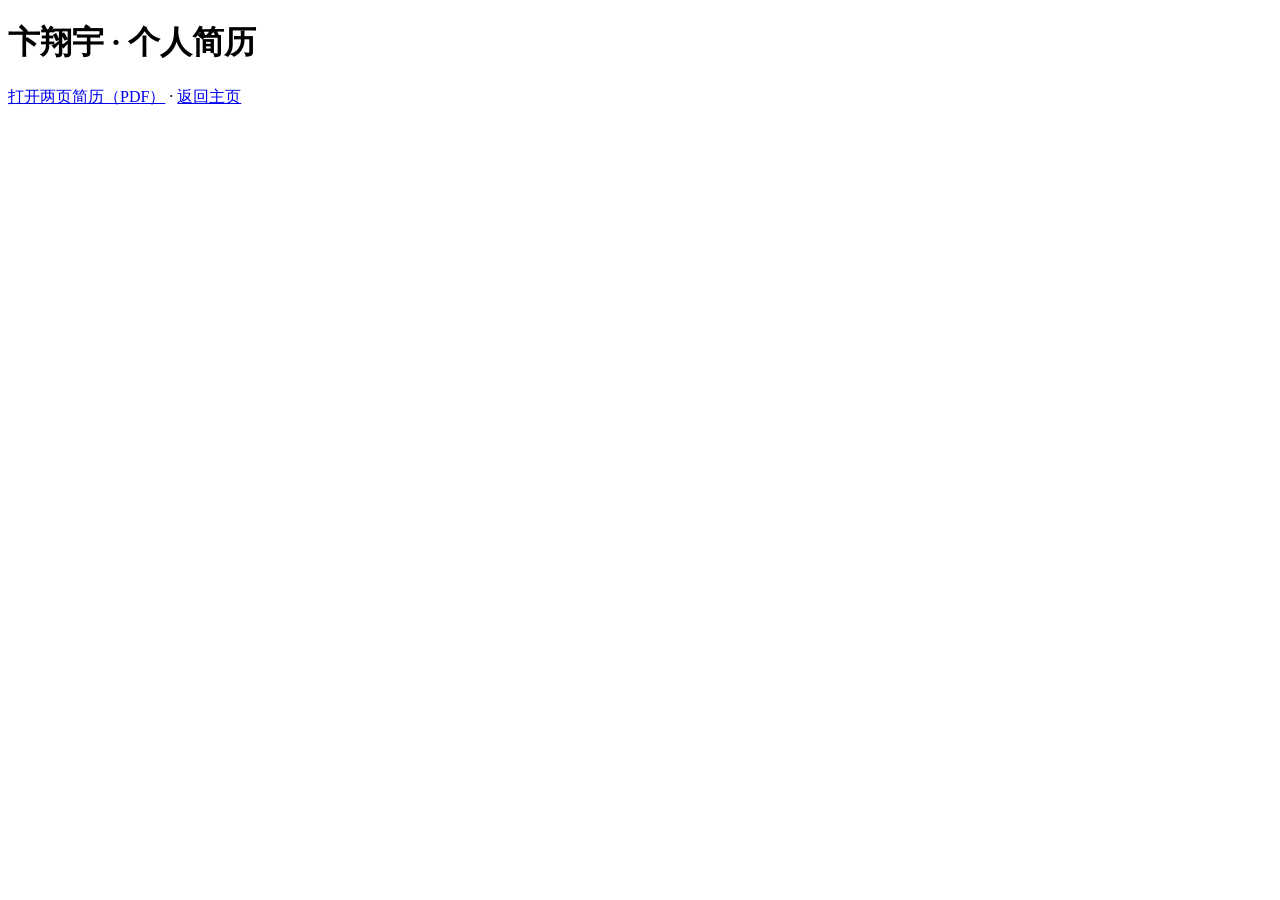
<file: cv.html>
<!doctype html>
<html lang="zh-CN">
  <head>
    <meta charset="utf-8" />
    <meta name="viewport" content="width=device-width,initial-scale=1" />
    <meta name="robots" content="noindex" />
    <meta http-equiv="refresh" content="0; url=assets/etherealbian-cv.pdf?v=631f7ed4c4" />
    <title>卞翔宇 · 个人简历</title>
  </head>
  <body>
    <main>
      <h1>卞翔宇 · 个人简历</h1>
      <p><a href="assets/etherealbian-cv.pdf?v=631f7ed4c4">打开两页简历（PDF）</a> · <a href="index.html">返回主页</a></p>
    </main>
  </body>
</html>
</file>
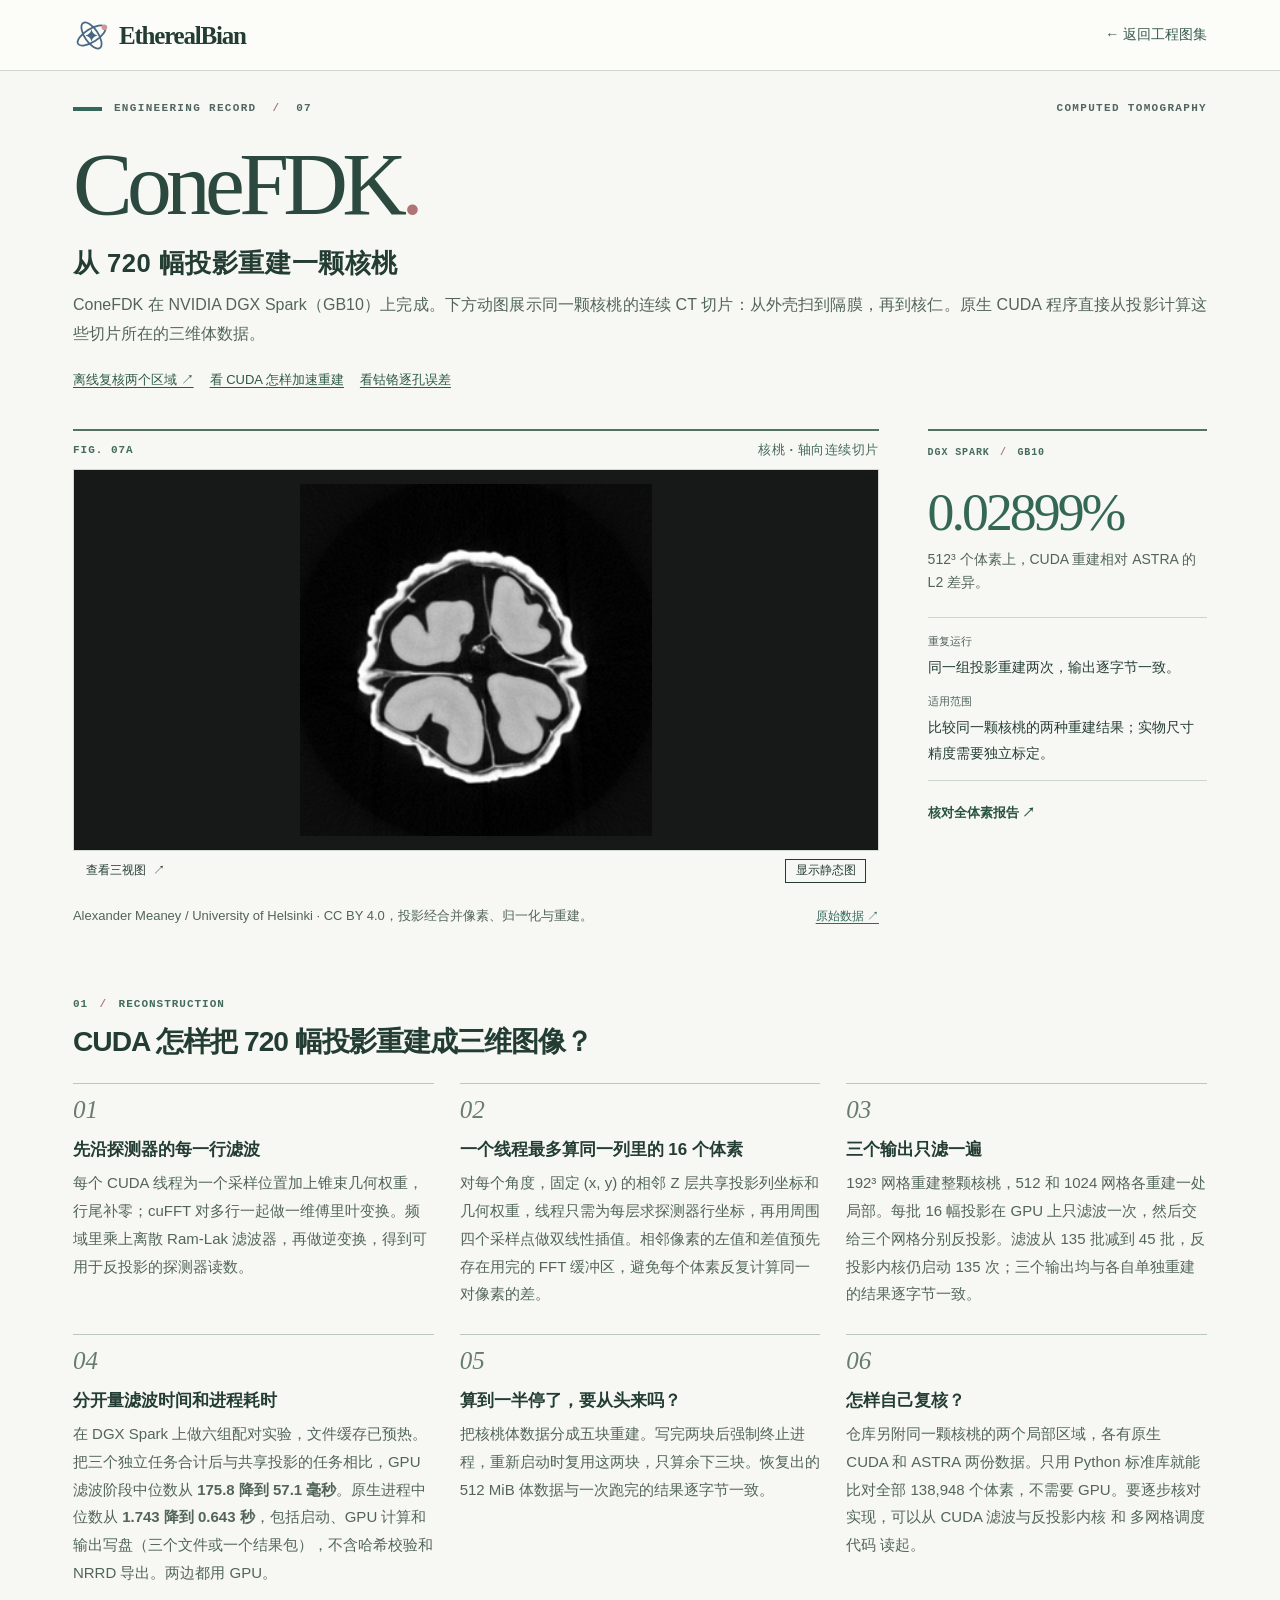
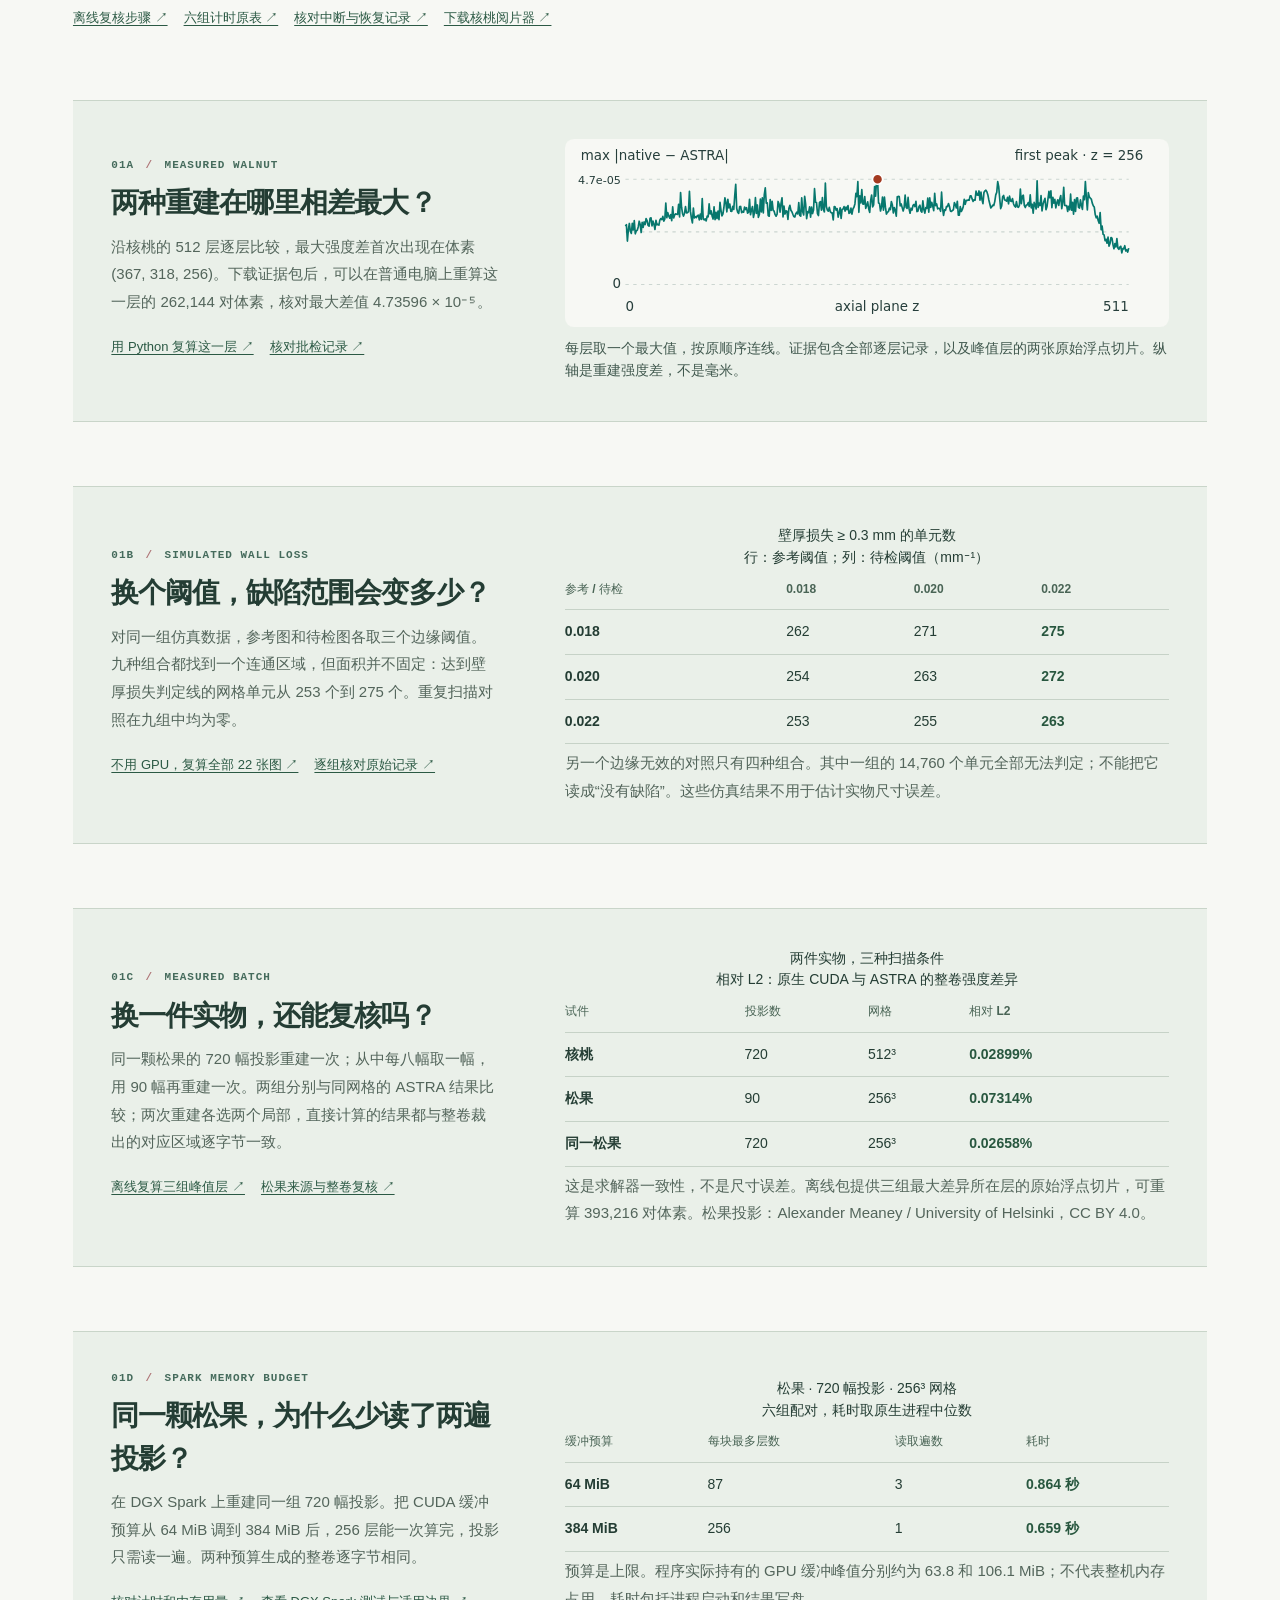
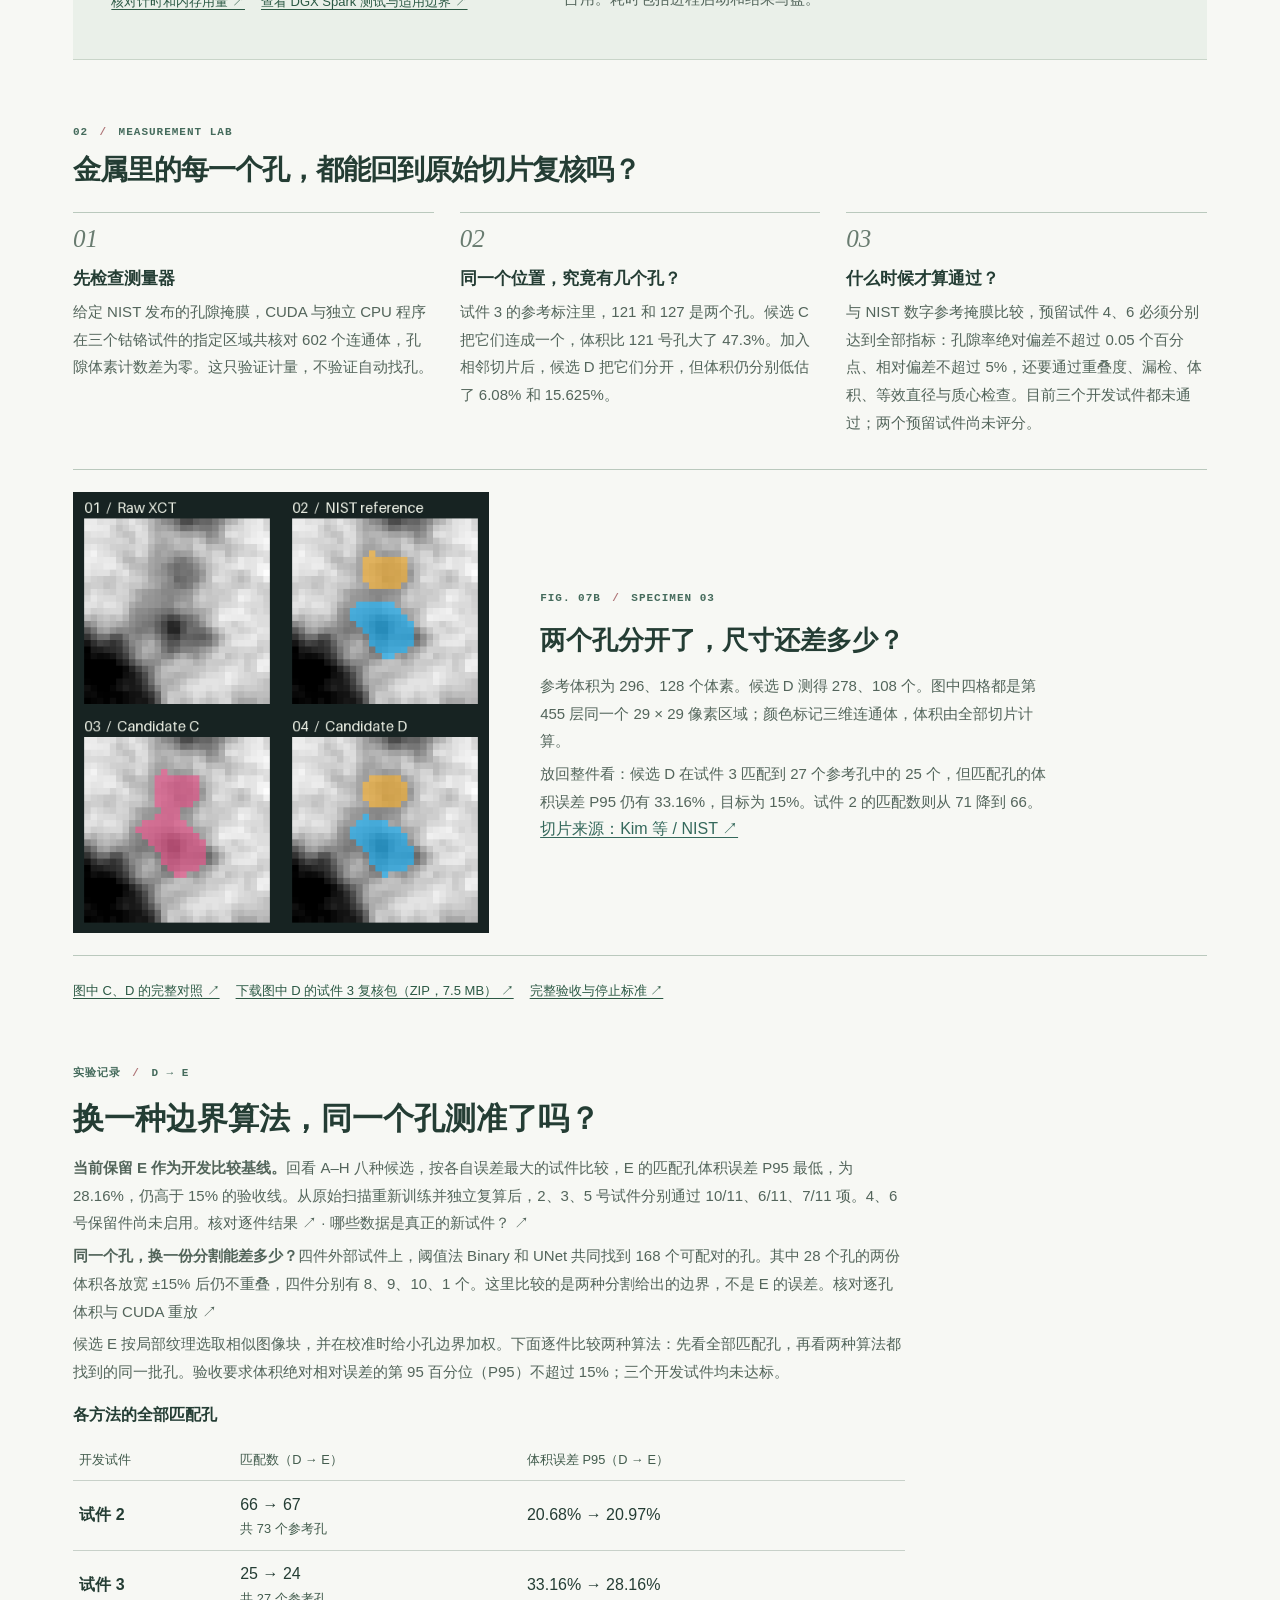
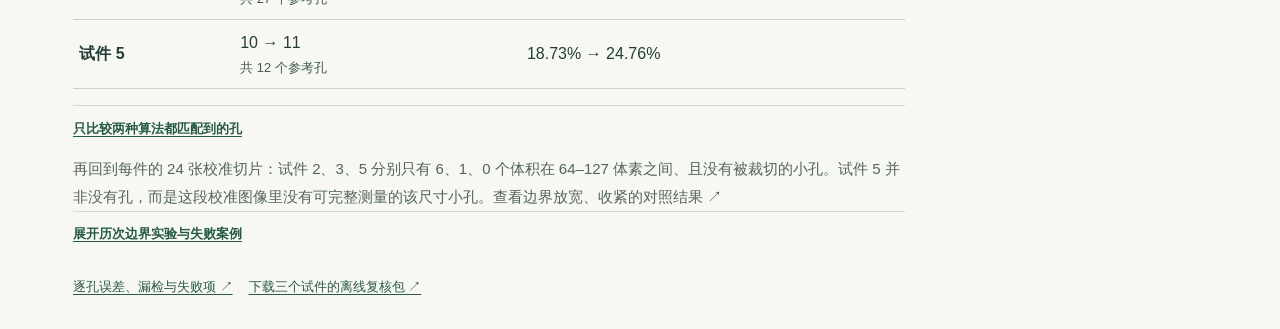
<file: work/cone-fdk.html>
<!doctype html>
<html lang="zh-CN"><head><meta charset="utf-8"><meta name="viewport" content="width=device-width,initial-scale=1"><title>ConeFDK · CUDA 锥束 CT — EtherealBian 工程图志</title><meta name="description" content="在 NVIDIA DGX Spark 上完成的 CUDA 锥束 CT 项目：用 cuFFT 滤波、体素并行反投影，把 720 幅投影重建成三维核桃，并与 ASTRA 逐体素对照。"><link rel="icon" href="../assets/orbit.svg"><link rel="stylesheet" href="../style.css"><link rel="stylesheet" href="../dossier.css?v=ct-intro-1"><script defer src="../viewer.js"></script></head>
<body class="dossier"><a class="skip" href="#sheet">跳至图志</a><header class="sheet-nav"><div class="sheet-wrap"><a class="brand" href="../index.html"><img src="../assets/orbit.svg" alt="" width="32" height="32">EtherealBian</a><a href="../index.html#cone-fdk">← 返回工程图集</a></div></header>
<main id="sheet" class="sheet-wrap"><header class="sheet-title"><div class="issue"><span>ENGINEERING RECORD <i>/</i> 07</span><span>Computed tomography</span></div><h1 lang="en">ConeFDK<b>.</b></h1><h2>从 720 幅投影重建一颗核桃</h2><p class="conefdk-intro">ConeFDK 在 NVIDIA DGX Spark（GB10）上完成。下方动图展示同一颗核桃的连续 CT 切片：从外壳扫到隔膜，再到核仁。原生 CUDA 程序直接从投影计算这些切片所在的三维体数据。</p><nav class="bench-links" aria-label="项目阅读入口"><a href="https://github.com/EtherealBian/cone-fdk/blob/3c07af67107c2a5546147ce1a95d69fbc48b122a/platform/spark/QUICKSTART.md">离线复核两个区域 ↗</a><a href="#cuda-acceleration">看 CUDA 怎样加速重建</a><a href="#pore-retained-review">看钴铬逐孔误差</a></nav></header>
<div class="exhibit-grid"><figure class="evidence"><div class="plate-head"><span>FIG. 07A</span><b>核桃 · 轴向连续切片</b></div><div class="exhibit ct-sweep"><picture><source media="(prefers-reduced-motion: no-preference)" srcset="../assets/conefdk-sweep.gif"><img src="../assets/conefdk-walnut.png" alt="核桃的轴向连续切片；静态替代为三个正交断面。"></picture></div><div class="ct-controls"><a href="../assets/conefdk-walnut.png">查看三视图 ↗</a><button type="button" data-sweep-toggle hidden>显示静态图</button></div><figcaption><span>Alexander Meaney / University of Helsinki · CC BY 4.0，投影经合并像素、归一化与重建。</span><a href="https://doi.org/10.5281/zenodo.6986012">原始数据 ↗</a></figcaption></figure>
<aside class="readout"><div class="rail-kicker">DGX SPARK <i>/</i> GB10</div><strong>0.02899%</strong><p>512³ 个体素上，CUDA 重建相对 ASTRA 的 L2 差异。</p><dl><dt>重复运行</dt><dd>同一组投影重建两次，输出逐字节一致。</dd><dt>适用范围</dt><dd>比较同一颗核桃的两种重建结果；实物尺寸精度需要独立标定。</dd></dl><a href="https://github.com/EtherealBian/cone-fdk/blob/3c07af67107c2a5546147ce1a95d69fbc48b122a/reports/gb10/walnut-astra.json">核对全体素报告 ↗</a></aside></div>
<section class="analysis" id="reconstruction-check"><div class="section-label">01 <i>/</i> RECONSTRUCTION</div><h2 id="cuda-acceleration">CUDA 怎样把 720 幅投影重建成三维图像？</h2><ol>
<li><b>先沿探测器的每一行滤波</b><p>每个 CUDA 线程为一个采样位置加上锥束几何权重，行尾补零；cuFFT 对多行一起做一维傅里叶变换。频域里乘上离散 Ram-Lak 滤波器，再做逆变换，得到可用于反投影的探测器读数。</p></li>
<li><b>一个线程最多算同一列里的 16 个体素</b><p>对每个角度，固定 (x, y) 的相邻 Z 层共享投影列坐标和几何权重，线程只需为每层求探测器行坐标，再用周围四个采样点做双线性插值。相邻像素的左值和差值预先存在用完的 FFT 缓冲区，避免每个体素反复计算同一对像素的差。</p></li>
<li><b>三个输出只滤一遍</b><p>192³ 网格重建整颗核桃，512 和 1024 网格各重建一处局部。每批 16 幅投影在 GPU 上只滤波一次，然后交给三个网格分别反投影。滤波从 135 批减到 45 批，反投影内核仍启动 135 次；三个输出均与各自单独重建的结果逐字节一致。</p></li>
<li><b>分开量滤波时间和进程耗时</b><p>在 DGX Spark 上做六组配对实验，文件缓存已预热。把三个独立任务合计后与共享投影的任务相比，GPU 滤波阶段中位数从 <strong>175.8 降到 57.1 毫秒</strong>。原生进程中位数从 <strong>1.743 降到 0.643 秒</strong>，包括启动、GPU 计算和输出写盘（三个文件或一个结果包），不含哈希校验和 NRRD 导出。两边都用 GPU。</p></li>
<li id="slab-recovery"><b>算到一半停了，要从头来吗？</b><p>把核桃体数据分成五块重建。写完两块后强制终止进程，重新启动时复用这两块，只算余下三块。恢复出的 512 MiB 体数据与一次跑完的结果逐字节一致。</p></li>
<li><b>怎样自己复核？</b><p>仓库另附同一颗核桃的两个局部区域，各有原生 CUDA 和 ASTRA 两份数据。只用 Python 标准库就能比对全部 138,948 个体素，不需要 GPU。要逐步核对实现，可以从 <a href="https://github.com/EtherealBian/cone-fdk/blob/81645185b4617c4d09ec103ee6f4ac908287ff4f/src/kernels.cu">CUDA 滤波与反投影内核</a> 和 <a href="https://github.com/EtherealBian/cone-fdk/blob/81645185b4617c4d09ec103ee6f4ac908287ff4f/platform/spark/build_multigrid.py">多网格调度代码</a> 读起。</p></li></ol><div class="bench-links"><a href="https://github.com/EtherealBian/cone-fdk/blob/3c07af67107c2a5546147ce1a95d69fbc48b122a/platform/spark/QUICKSTART.md">离线复核步骤 ↗</a><a href="https://github.com/EtherealBian/cone-fdk/blob/3c07af67107c2a5546147ce1a95d69fbc48b122a/reports/gb10/multigrid-timing.json">六组计时原表 ↗</a><a href="https://github.com/EtherealBian/cone-fdk/blob/c8f958bbfe246db87ae78b127e9d2803fae39c0b/reports/gb10/slab-recovery.json">核对中断与恢复记录 ↗</a><a href="https://github.com/EtherealBian/cone-fdk/releases/download/v0.1.0/walnut-512-viewer.html">下载核桃阅片器 ↗</a></div></section>
<section class="record-table" id="peak-plane" aria-labelledby="peak-plane-title"><div><div class="section-label">01A <i>/</i> MEASURED WALNUT</div><h2 id="peak-plane-title">两种重建在哪里相差最大？</h2><p>沿核桃的 512 层逐层比较，最大强度差首次出现在体素 (367, 318, 256)。下载证据包后，可以在普通电脑上重算这一层的 262,144 对体素，核对最大差值 4.73596 × 10⁻⁵。</p><div class="bench-links"><a href="https://github.com/EtherealBian/cone-fdk/blob/53ba5dcd3e57a5af7c0f4ec805f168af028b7c3b/platform/spark/QUICKSTART.md#offline-physical-peak">用 Python 复算这一层 ↗</a><a href="https://github.com/EtherealBian/cone-fdk/blob/53ba5dcd3e57a5af7c0f4ec805f168af028b7c3b/reports/gb10/physical-peak-snapshot.json">核对批检记录 ↗</a></div></div>
<figure class="peak-plot"><img src="../assets/conefdk-walnut-peak.svg" width="540" height="168" loading="lazy" alt="横轴是从 0 到 511 的轴向层号，纵轴是该层 CUDA 与 ASTRA 的最大绝对强度差；红点标出首个最大值，位于 z=256。"><figcaption>每层取一个最大值，按原顺序连线。证据包含全部逐层记录，以及峰值层的两张原始浮点切片。纵轴是重建强度差，不是毫米。</figcaption></figure></section>
<section class="record-table" id="threshold-review" aria-labelledby="threshold-title"><div><div class="section-label">01B <i>/</i> SIMULATED WALL LOSS</div><h2 id="threshold-title">换个阈值，缺陷范围会变多少？</h2><p>对同一组仿真数据，参考图和待检图各取三个边缘阈值。九种组合都找到一个连通区域，但面积并不固定：达到壁厚损失判定线的网格单元从 253 个到 275 个。重复扫描对照在九组中均为零。</p><div class="bench-links"><a href="https://github.com/EtherealBian/cone-fdk/blob/645ec38b917d687aff3090d819c1227f3ae3bfc8/platform/spark/QUICKSTART.md#offline-threshold-review">不用 GPU，复算全部 22 张图 ↗</a><a href="https://github.com/EtherealBian/cone-fdk/blob/645ec38b917d687aff3090d819c1227f3ae3bfc8/reports/gb10/directory-edge-qualification.json">逐组核对原始记录 ↗</a></div></div>
<div><table><caption>壁厚损失 ≥ 0.3 mm 的单元数<br>行：参考阈值；列：待检阈值（mm⁻¹）</caption><thead><tr><th scope="col">参考 / 待检</th><th scope="col">0.018</th><th scope="col">0.020</th><th scope="col">0.022</th></tr></thead><tbody>
<tr><th scope="row">0.018</th><td>262</td><td>271</td><td>275</td></tr>
<tr><th scope="row">0.020</th><td>254</td><td>263</td><td>272</td></tr>
<tr><th scope="row">0.022</th><td>253</td><td>255</td><td>263</td></tr>
</tbody></table><p>另一个边缘无效的对照只有四种组合。其中一组的 14,760 个单元全部无法判定；不能把它读成“没有缺陷”。这些仿真结果不用于估计实物尺寸误差。</p></div></section>
<section class="record-table" id="physical-batch" aria-labelledby="physical-batch-title"><div><div class="section-label">01C <i>/</i> MEASURED BATCH</div><h2 id="physical-batch-title">换一件实物，还能复核吗？</h2><p>同一颗松果的 720 幅投影重建一次；从中每八幅取一幅，用 90 幅再重建一次。两组分别与同网格的 ASTRA 结果比较；两次重建各选两个局部，直接计算的结果都与整卷裁出的对应区域逐字节一致。</p><div class="bench-links"><a href="https://github.com/EtherealBian/cone-fdk/blob/2a21ad55e867df2f1974747dc94fd5bf0e09a704/platform/spark/QUICKSTART.md#completed-physical-batch">离线复算三组峰值层 ↗</a><a href="https://github.com/EtherealBian/cone-fdk/blob/2a21ad55e867df2f1974747dc94fd5bf0e09a704/reports/gb10/pine-independent.json">松果来源与整卷复核 ↗</a></div></div>
<div><table><caption>两件实物，三种扫描条件<br>相对 L2：原生 CUDA 与 ASTRA 的整卷强度差异</caption><thead><tr><th scope="col">试件</th><th scope="col">投影数</th><th scope="col">网格</th><th scope="col">相对 L2</th></tr></thead><tbody><tr><th scope="row">核桃</th><td>720</td><td>512³</td><td>0.02899%</td></tr><tr><th scope="row">松果</th><td>90</td><td>256³</td><td>0.07314%</td></tr><tr><th scope="row">同一松果</th><td>720</td><td>256³</td><td>0.02658%</td></tr></tbody></table><p>这是求解器一致性，不是尺寸误差。离线包提供三组最大差异所在层的原始浮点切片，可重算 393,216 对体素。松果投影：<a href="https://doi.org/10.5281/zenodo.6985407">Alexander Meaney / University of Helsinki</a>，CC BY 4.0。</p></div></section>
<section class="record-table" id="spark-budget" aria-labelledby="spark-budget-title"><div><div class="section-label">01D <i>/</i> SPARK MEMORY BUDGET</div><h2 id="spark-budget-title">同一颗松果，为什么少读了两遍投影？</h2><p>在 DGX Spark 上重建同一组 720 幅投影。把 CUDA 缓冲预算从 64 MiB 调到 384 MiB 后，256 层能一次算完，投影只需读一遍。两种预算生成的整卷逐字节相同。</p><div class="bench-links"><a href="https://github.com/EtherealBian/cone-fdk/blob/89c4f0d7a497e4c66c0bdb7b27775051e8a5e549/reports/gb10/pine-budget-review.json">核对计时和内存用量 ↗</a><a href="https://github.com/EtherealBian/cone-fdk/blob/81645185b4617c4d09ec103ee6f4ac908287ff4f/platform/spark/QUICKSTART.md#dgx-spark-validation">查看 DGX Spark 测试与适用边界 ↗</a></div></div>
<div><table><caption>松果 · 720 幅投影 · 256³ 网格<br>六组配对，耗时取原生进程中位数</caption><thead><tr><th scope="col">缓冲预算</th><th scope="col">每块最多层数</th><th scope="col">读取遍数</th><th scope="col">耗时</th></tr></thead><tbody><tr><th scope="row">64 MiB</th><td>87</td><td>3</td><td>0.864 秒</td></tr><tr><th scope="row">384 MiB</th><td>256</td><td>1</td><td>0.659 秒</td></tr></tbody></table><p>预算是上限。程序实际持有的 GPU 缓冲峰值分别约为 63.8 和 106.1 MiB；不代表整机内存占用。耗时包括进程启动和结果写盘。</p></div></section>
<section class="analysis" id="pore-lab"><div class="section-label">02 <i>/</i> MEASUREMENT LAB</div><h2>金属里的每一个孔，都能回到原始切片复核吗？</h2>
<ol><li><b>先检查测量器</b><p>给定 NIST 发布的孔隙掩膜，CUDA 与独立 CPU 程序在三个钴铬试件的指定区域共核对 602 个连通体，孔隙体素计数差为零。这只验证计量，不验证自动找孔。</p></li>
<li><b>同一个位置，究竟有几个孔？</b><p>试件 3 的参考标注里，121 和 127 是两个孔。候选 C 把它们连成一个，体积比 121 号孔大了 47.3%。加入相邻切片后，候选 D 把它们分开，但体积仍分别低估了 6.08% 和 15.625%。</p></li>
<li><b>什么时候才算通过？</b><p>与 NIST 数字参考掩膜比较，预留试件 4、6 必须分别达到全部指标：孔隙率绝对偏差不超过 0.05 个百分点、相对偏差不超过 5%，还要通过重叠度、漏检、体积、等效直径与质心检查。目前三个开发试件都未通过；两个预留试件尚未评分。</p></li></ol>
<figure class="pore-comparison" id="pore-pair"><div class="pore-plate"><a href="../assets/conefdk-pore-pair.png" aria-label="打开试件 3 同一切片的四格对照原图"><img src="../assets/conefdk-pore-pair.png" width="520" height="551" loading="lazy" alt="同一切片：左上为原始灰度图；右上标注两个孔；左下候选 C 将它们连成粉色一片；右下候选 D 恢复为蓝、黄两个孔。"></a></div><figcaption><span class="section-label">FIG. 07B <i>/</i> SPECIMEN 03</span><h3>两个孔分开了，尺寸还差多少？</h3><p>参考体积为 296、128 个体素。候选 D 测得 278、108 个。图中四格都是第 455 层同一个 29 × 29 像素区域；颜色标记三维连通体，体积由全部切片计算。</p><p>放回整件看：候选 D 在试件 3 匹配到 27 个参考孔中的 25 个，但匹配孔的体积误差 P95 仍有 33.16%，目标为 15%。试件 2 的匹配数则从 71 降到 66。</p><a href="https://doi.org/10.18434/M32162">切片来源：Kim 等 / NIST ↗</a></figcaption></figure>
<div class="bench-links"><a href="https://github.com/EtherealBian/cone-fdk/blob/measurement-lab/pores/RESULTS-D.md">图中 C、D 的完整对照 ↗</a><a href="https://github.com/EtherealBian/cone-fdk/releases/download/measurement-evidence-2/candidate-D-sample3.zip">下载图中 D 的试件 3 复核包（ZIP，7.5 MB） ↗</a><a href="https://github.com/EtherealBian/cone-fdk/blob/measurement-lab/pores/FINAL-GATE.md">完整验收与停止标准 ↗</a></div><!-- measured-pore-ledger:start -->
<section class="pore-ledger" id="pore-errors" aria-labelledby="pore-errors-title"><span class="section-label">实验记录 <i>/</i> D → E</span><h3 id="pore-errors-title">换一种边界算法，同一个孔测准了吗？</h3>
<p id="pore-retained-review"><strong>当前保留 E 作为开发比较基线。</strong>回看 A–H 八种候选，按各自误差最大的试件比较，E 的匹配孔体积误差 P95 最低，为 28.16%，仍高于 15% 的验收线。从原始扫描重新训练并独立复算后，2、3、5 号试件分别通过 10/11、6/11、7/11 项。4、6 号保留件尚未启用。<a href="https://github.com/EtherealBian/cone-fdk/blob/7b9d4bfc9c1ea8fe2750baa1a2b8154bfd09b418/pores/RETAINED-BASELINE.md">核对逐件结果 ↗</a> · <a href="https://github.com/EtherealBian/cone-fdk/blob/7b9d4bfc9c1ea8fe2750baa1a2b8154bfd09b418/pores/EXTERNAL-DATA-INTAKE.md">哪些数据是真正的新试件？ ↗</a></p>
<p id="pore-external-agreement"><strong>同一个孔，换一份分割能差多少？</strong>四件外部试件上，阈值法 Binary 和 UNet 共同找到 168 个可配对的孔。其中 28 个孔的两份体积各放宽 ±15% 后仍不重叠，四件分别有 8、9、10、1 个。这里比较的是两种分割给出的边界，不是 E 的误差。<a href="https://github.com/EtherealBian/cone-fdk/blob/7b9d4bfc9c1ea8fe2750baa1a2b8154bfd09b418/pores/EXTERNAL-REFERENCE-AGREEMENT.md">核对逐孔体积与 CUDA 重放 ↗</a></p>
<p>候选 E 按局部纹理选取相似图像块，并在校准时给小孔边界加权。下面逐件比较两种算法：先看全部匹配孔，再看两种算法都找到的同一批孔。验收要求体积绝对相对误差的第 95 百分位（P95）不超过 15%；三个开发试件均未达标。</p>
<table><caption>各方法的全部匹配孔</caption><thead><tr><th scope="col">开发试件</th><th scope="col">匹配数（D → E）</th><th scope="col">体积误差 P95（D → E）</th></tr></thead><tbody><tr><th scope="row">试件 2</th><td>66 → 67<small>共 73 个参考孔</small></td><td>20.68% → 20.97%</td></tr><tr><th scope="row">试件 3</th><td>25 → 24<small>共 27 个参考孔</small></td><td>33.16% → 28.16%</td></tr><tr><th scope="row">试件 5</th><td>10 → 11<small>共 12 个参考孔</small></td><td>18.73% → 24.76%</td></tr></tbody></table>
<details><summary>只比较两种算法都匹配到的孔</summary><table><caption>相同参考孔的配对比较</caption><thead><tr><th scope="col">开发试件</th><th scope="col">共同匹配数</th><th scope="col">体积误差 P95（D → E）</th></tr></thead><tbody><tr><th scope="row">试件 2</th><td>66 个<small>新增 1，丢失 0</small></td><td>20.68% → 15.98%</td></tr><tr><th scope="row">试件 3</th><td>24 个<small>新增 0，丢失 1</small></td><td>33.55% → 28.16%</td></tr><tr><th scope="row">试件 5</th><td>10 个<small>新增 1，丢失 0</small></td><td>18.73% → 18.61%</td></tr></tbody></table><p>新增和丢失的匹配没有放进这一行的百分位；它们仍计入正式验收的覆盖率。</p></details>
<p>再回到每件的 24 张校准切片：试件 2、3、5 分别只有 6、1、0 个体积在 64–127 体素之间、且没有被裁切的小孔。试件 5 并非没有孔，而是这段校准图像里没有可完整测量的该尺寸小孔。<a href="https://github.com/EtherealBian/cone-fdk/blob/ff4d996e3fcc762c00a28ea129272dfca75dd423/pores/SHELL-PILOT.md">查看边界放宽、收紧的对照结果 ↗</a></p>
<details id="pore-experiment-archive"><summary>展开历次边界实验与失败案例</summary>
<div id="pore-volume-review"><h3>多看前后两层，能把孔量得更准吗？</h3>
<p>在同一段 96 层开发图像中，用前后五层共同预测中心层。试件 2 里两种模型都匹配到的 42 个孔，体积误差 P95 从 14.89% 降至 10.96%；试件 3 从 17.19% 升至 24.02%，试件 5 从 17.01% 升至 21.89%。没有替换正式候选。</p>
<p>回到试件 3 的正式开发区，有 4 个漏配孔的原始灰度对比度达到匹配孔的中位数。与它们重叠最多的预测分别只有 53、60、54、10 个体素，均不到 64 体素的计量下限。</p>
<p>那么，把小预测沿原图暗区扩大会怎样？在另一段扫描中找回了 0 个参考孔，却新增 33 个未匹配预测，其中 23 个最大重叠的参考孔本身就小于计量下限。保留原算法和下限。</p>
<p id="pore-mass-review">再用原始灰度估算体积，23 个本来就小的孔中有 20 个没有被推过线：14 个因裁边或邻孔而弃判，只有 6 个靠估值被筛掉。灰度法保住 2 个原来漏配的孔，与只按原始大小排序打平。在原有匹配孔上移动边界，也只有试件 3 的误差 P95 下降。<a href="https://github.com/EtherealBian/cone-fdk/blob/cac216672a7ae6fa321f7d78e311c19b035cc641/pores/RESULTS-MASS.md">核对全部估值、弃判和逐孔结果 ↗</a></p>
<p id="pore-forward-review">知道孔在哪里时，能预测它周围的灰度吗？三件的校准检查都通过了，试件 2 的边界灰度均方根误差从 0.468 降到 0.167。但反过来用灰度同时修改孔边界，另一段扫描中原本分别能匹配的 42、20、9 个孔，一个也没留下。<a href="https://github.com/EtherealBian/cone-fdk/blob/fa0872c6786f8a6a1acc9304f947b3819c0bbf52/pores/RESULTS-FORWARD.md">查看完整未匹配对象 ↗</a></p>
<p id="pore-monotone-review">改为只在原边界上分组更新后，三个试件的灰度拟合目标都下降了，分别匹配到 27、9、6 个孔，仍比不修改边界少。该方法不进入正式验收。<a href="https://github.com/EtherealBian/cone-fdk/blob/94672f8efce45356211756292a72c6ee41963a54/pores/RESULTS-MONOTONE.md">核对同一批孔的体积误差 ↗</a></p>
<p id="pore-interface-review">同一批孔换八个方向预测，试件 3 的体积误差 P95 从 19.36% 降到 17.40%，没有达到预定的 2 个百分点。改为学习边界距离，试件 5 从原基线的 17.01% 升到 26.28%。<a href="https://github.com/EtherealBian/cone-fdk/blob/7ac637a0648bdf5c67d4475daa48e23df3ad543d/pores/RESULTS-ORIENTATION.md">核对八个方向 ↗</a> · <a href="https://github.com/EtherealBian/cone-fdk/blob/7ac637a0648bdf5c67d4475daa48e23df3ad543d/pores/RESULTS-DISTANCE-TARGET.md">核对距离对照 ↗</a></p>
<p id="pore-catalog-review">试件 5 的 12 个参考孔，把十二项实验中曾经独立匹配的孔合起来只有 11 个，刚够 90% 覆盖线。即使知道正确答案、为每个孔挑最准确的已有预测，体积误差 P95 仍是 14.61%。没有一种原方法同时达到这两项要求；理想值不是可用算法。<a href="https://github.com/EtherealBian/cone-fdk/blob/7ac637a0648bdf5c67d4475daa48e23df3ad543d/pores/RESULTS-OBJECT-CATALOG.md">查看每个孔的候选体积 ↗</a></p>
<p id="pore-region-review">只在七组预测中按区域选一种，5 号实际匹配 9/12 个孔；即使知道参考答案也最多 10/12，低于所需的 11/12。回到原图，3 号有一个 90 体素的孔在七组预测里都连到了超过 113 万体素的触边结构。<a href="https://github.com/EtherealBian/cone-fdk/blob/a39689ab0c0a7757a3344f0c1453c29b38a0312b/pores/RESULTS-REGION-MEDOID.md">核对实测与理论上限 ↗</a> · <a href="https://github.com/EtherealBian/cone-fdk/blob/a39689ab0c0a7757a3344f0c1453c29b38a0312b/pores/RESULTS-PERSISTENT-MISS.md">定位三个漏配孔 ↗</a></p>
<p id="pore-profile-review">直接从原图找孔后，5 号找回了此前十二项实验都漏掉的 #62：参考 100 体素，预测 112。3 号匹配到 22/24，但全部匹配孔的体积误差 P95 为 15.58%，仍高于 15%。尝试换用旧方法量边界，5 号的 P95 从 19.31% 降到 16.97%，3 号却变差。<a href="https://github.com/EtherealBian/cone-fdk/blob/46f1e7336b74f7f55e596e92038594a6c67b81d9/pores/RESULTS-LOCAL-PROFILE.md">查看新增匹配 ↗</a> · <a href="https://github.com/EtherealBian/cone-fdk/blob/aa0cea0098d6cfd0a757ac7d89e5e02e3cf1bbce/pores/RESULTS-RECIPROCAL-OBJECT.md">核对边界交换 ↗</a></p>
<p id="pore-depth-review">把同一组权重放到各试件另一段不重叠的 96 层，不重新训练：2、3、5 号的逐孔体积误差 P95 分别为 23.82%、25.28%、23.27%，都比原区域高。分数能逐个重算，不代表换个深度仍能量准。<a href="https://github.com/EtherealBian/cone-fdk/blob/011b95369e470a7334b9dc6f43418c9f47137b17/pores/RESULTS-CROSS-DEPTH.md">核对两个深度的覆盖率与误差 ↗</a></p>
<p id="pore-byte-review">如果只看去噪后的中心、最低、最高灰度和试件对比度，完全相同的输入有时会得到相反的参考标签。按这些数判定，在 2、3、5 号这三段扫描里分别至少会错 4,004、66,085、22,760 个体素。这个下限不适用于保留完整邻域的算法。<a href="https://github.com/EtherealBian/cone-fdk/blob/7c93213b44841501a7f7c4baaa4a82ca9d81516e/pores/RESULTS-BYTE-WINDOW.md">查看灰度组合、误差下限和实际漏孔 ↗</a></p>
<p id="pore-curvature-review">沿原始 CT 的 13 个方向比较灰度变化，2、3、5 号分别找到了 46/49、23/24、11/12 个参考孔：每件多找到一个，原有匹配全部保留，预测侧和参考侧的覆盖率也都达到 90%。但体积误差 P95 分别为 22.55%、18.36%、19.64%，三件都比原模型高。<a href="https://github.com/EtherealBian/cone-fdk/blob/705e12fb435d1e891ea9f1044d04b9e45156c489/pores/RESULTS-VOLUME-CURVATURE.md">查看新增的三个孔和同孔体积对照 ↗</a></p>
<p id="pore-shell-review">固定这些孔，只在边界上增减一层中的体素，三个试件都没丢匹配。体积估计为什么还是不准？即使知道参考答案，逐孔从合格估计的范围内选最优体积，三件原匹配孔的误差 P95 仍至少为 19.18%、15.30%、16.00%，均高于 15% 验收线。<a href="https://github.com/EtherealBian/cone-fdk/blob/d0211051ab52306b539f18cdaef1f2ce7914ccf4/pores/RESULTS-SHELL-VOLUME.md">查看范围外的七个孔及实际边界误差 ↗</a></p>
<p id="pore-face-review">在原始 CT 的灰度剖面上重新定位边界，前述七个低估孔的体积误差全部降到 15% 以内，包括 2 号一个原来只量到 64 体素的孔（参考 91，这次量到 87）。同一规则用到所有孔，三件体积误差 P95 却分别为 20.85%、38.31%、33.86%，不能作为通用测量方法。<a href="https://github.com/EtherealBian/cone-fdk/blob/482d053c512e59516e28fff139ddee519da58295/pores/RESULTS-FACE-PROFILE.md">核对七个孔及所有匹配结果 ↗</a></p>
<p id="pore-fraction-review">把所有孔的边界都少移一点行不行？在同一批匹配孔上，穷尽所有统一位移比例，即使知道参考体积，三件里最差一件的 P95 最低仍是 19.99%。如果每个孔都能选对原边界或新边界，三件可分别降至 11.39%、12.67%、12.84%。后者用了答案，不是预测精度。<a href="https://github.com/EtherealBian/cone-fdk/blob/3dd3f6b83658715ee851f7a44810a60bb313c0e3/pores/RESULTS-CHORD-FRACTION.md">核对实测结果和精确枚举 ↗</a></p>
<p id="pore-section-gate-review">真能逐孔选对吗？5 号用 15 个三维结构的 326 个截面做校准，再在另一段已研究过的扫描上不看标签选边界。三个开发件共 80 个已匹配孔，每个至少有一种边界能把体积量进 ±15%；但实际选择后，三件 P95 仍分别为 22.55%、18.36%、19.64%，没有一件下降。<a href="https://github.com/EtherealBian/cone-fdk/blob/5fd41504c4863bd04090df546292309c6eacd040/pores/RESULTS-SECTION-GATE.md">逐孔核对哪些选对了、哪些漏改了 ↗</a></p>
<p id="pore-crossfit-review">如果让检测器先在没训练过的试件上犯错，再用这些误差教它选边界呢？另一段扫描里，与上一版相比有 10 个匹配孔改选了灰度边界。没有一个原本超出 ±15% 的孔因此进线，3 号反而多了一个超线孔，体积误差 P95 从 18.36% 升至 20.51%。没有将此方法用于正式验收。<a href="https://github.com/EtherealBian/cone-fdk/blob/a73f77f06d9398fa875d42ae10ea032751803357/pores/RESULTS-CROSSFIT-GATE.md">核对三折训练名单、逐孔改选与完整结果 ↗</a></p>
<p id="pore-observed-review">截面来自几个不同的孔？只比较校准区中实际看得到的三维部分，5 号能配对 5 个结构，全部被切到边界；4 个量小了，只有 1 个量大了。还不足以从这组样本学习两种误差方向。<a href="https://github.com/EtherealBian/cone-fdk/blob/26a973175a143edcc6ed18767aa5014da07d3b64/pores/RESULTS-OBSERVED-VOLUME.md">查看每个试件的三维校准样本 ↗</a></p>
<div class="bench-links"><a href="https://github.com/EtherealBian/cone-fdk/blob/b2dda34490dce0f786afad9549e301b7d99bbf4b/pores/RESULTS-FIVE-PLANE.md">核对两组对照的同孔误差 ↗</a><a href="https://github.com/EtherealBian/cone-fdk/blob/b2dda34490dce0f786afad9549e301b7d99bbf4b/pores/RESULTS-LOCAL-CONTRAST.md">查看每个漏配孔的灰度与坐标 ↗</a><a href="https://github.com/EtherealBian/cone-fdk/blob/ffbbd1e4f20a33727318b15da083b8b1ff0b2b36/pores/RESULTS-SMALL-SEED.md">逐个核对新增预测 ↗</a></div></div>
<div id="pore-transfer"><h3>用别的试件校准，小孔会量得更准吗？</h3><p>每件另取 96 层作开发实验。先保存三件的原始预测，再用另外两件的完整孔估计边界应移动多少，最后对修正后的掩膜重新测量。下表只比较修正前后都找到的同一批小孔。这项修正没有同时通过三个试件的筛选，保留原算法。</p>
<table><caption>新区域 z=256–351 · 64–127 体素的同一批参考孔</caption><thead><tr><th scope="col">目标试件</th><th scope="col">共同小孔</th><th scope="col">体积误差 P95：修正前 → 后</th></tr></thead><tbody><tr><th scope="row">试件 2</th><td>8 个<small>未通过</small></td><td>17.70% → 20.77%</td></tr><tr><th scope="row">试件 3</th><td>5 个<small>未通过</small></td><td>22.37% → 19.65%</td></tr><tr><th scope="row">试件 5</th><td>2 个<small>样本不足</small></td><td>19.42% → 20.37%</td></tr></tbody></table>
<figure style="margin:1.5rem 0"><a href="../assets/conefdk-transfer-merge.png"><img src="../assets/conefdk-transfer-merge.png" width="528" height="600" style="display:block;width:min(100%,528px);height:auto" loading="lazy" alt="试件 5 的同一张切片：两个分离的蓝、黄参考孔被绿色预测连在一起；右下标出重叠和多出的背景体素。"></a><figcaption>试件 5 · 第 280 层。参考孔 42 有 1153 个体素，预测为 1548 个，其中 282 个属于旁边的参考孔 26。一次测量既高估了一个孔，又漏报了另一个孔。</figcaption></figure>
<p>离线阅片器能在没有参考标注时提示这种粘连。它在这三段切片中提示了这一个案例；规则是在看到案例后设计的。后面的新切片实验专门检验它是否认错了孔。</p>
<p>这批切片不替代上方正式开发区的评分。离线包能逐层对照原图、数字标注和两种掩膜，也能定位未匹配的预测。<a href="https://github.com/EtherealBian/cone-fdk/blob/boundary-transfer-pilot-1/pores/RESULTS-TRANSFER.md">查看逐件结果和修正幅度的极限 ↗</a></p><div class="bench-links"><a href="https://github.com/EtherealBian/cone-fdk/releases/tag/boundary-transfer-pilot-1">下载跨试件实验的离线复核包 ↗</a></div></div>
<div id="pore-spatial"><h3>换成卷积模型，同一个孔量得更准了吗？</h3><p>候选 F 在每件原有的 24 张校准切片上训练，再用自写 CUDA 卷积处理正式区域的 128 张切片。试件 3 多找回一个参考孔，但三个试件的逐孔体积误差 P95 仍超过 15%。</p>
<table><caption>正式区域 z=400–527 · 所有匹配孔，按试件计算</caption><thead><tr><th scope="col">开发试件</th><th scope="col">F 匹配 / 参考</th><th scope="col">体积误差 P95：E → F</th></tr></thead><tbody><tr><th scope="row">试件 2</th><td>69 / 73<small>通过 9 / 11 项</small></td><td>20.97% → 23.36%</td></tr><tr><th scope="row">试件 3</th><td>25 / 27<small>通过 5 / 11 项</small></td><td>28.16% → 27.66%</td></tr><tr><th scope="row">试件 5</th><td>11 / 12<small>通过 6 / 11 项</small></td><td>24.76% → 32.34%</td></tr></tbody></table>
<p><b>新切片推翻了自动拆孔的依据。</b>另取每件的第 552–679 层，先封存预测再核对标注。在试件 2，算法漏掉了一个真正的粘连，却把原本匹配的 904 体素孔拆成 817 和 85 两块；小块没有对应的参考孔。试件 3、5 没有发生拆分。这个规则不进入正式测量。</p>
<p>保留试件 4、6 尚未用于确认。原图切片、逐孔表和失败案例均可离线复核。</p><div class="bench-links"><a href="https://github.com/EtherealBian/cone-fdk/blob/measurement-evidence-4/pores/RESULTS-F.md">查看同一批孔的配对结果 ↗</a><a href="https://github.com/EtherealBian/cone-fdk/releases/tag/measurement-evidence-4">下载 F 与拆孔实验复核包 ↗</a></div></div>
<div id="pore-latent"><h3>先校正灰度，再找孔边界</h3><p>候选 G 只用每件的 24 张校准切片学习灰度修正，再用固定的局部阈值划出孔。2 号仅差体积误差 P95，3 号却比 F 少匹配了 6 个孔。不能按试件挑表现最好的模型。</p>
<table><caption>同一正式区域 · 全部匹配孔的体积误差 P95，目标 ≤15%</caption><thead><tr><th scope="col">开发试件</th><th scope="col">G 匹配 / 参考</th><th scope="col">体积误差 P95：F → G</th></tr></thead><tbody><tr><th scope="row">试件 2</th><td>69 / 73<small>通过 10 / 11 项</small></td><td>23.36% → 17.04%</td></tr><tr><th scope="row">试件 3</th><td>19 / 27<small>通过 5 / 11 项</small></td><td>27.66% → 43.25%</td></tr><tr><th scope="row">试件 5</th><td>10 / 12<small>通过 5 / 11 项</small></td><td>32.34% → 23.86%</td></tr></tbody></table>
<p>从原始灰度和已封存权重重算，三件的 CPU 与 CUDA 在正式区域均给出完全相同的孔掩膜。3 号的量化中间图有 4 处数值不同，最终二值结果没有改变。算法仍未过关，4、6 号继续封存。</p>
<p>把去噪权重拟合得更细，也没有解决误差。2 号在拟合区的 Dice 从 0.91177 升到 0.92562，换到隔开的检查区却从 0.94405 降到 0.93890。<a href="https://github.com/EtherealBian/cone-fdk/blob/55e4d40d4a1b204aefef8876971dbcf27d43a046/pores/INVERSE-WEIGHT-PILOT.md">三件试件的对照记录 ↗</a></p><div class="bench-links"><a href="https://github.com/EtherealBian/cone-fdk/blob/measurement-evidence-5/pores/RESULTS-G.md">查看原图重放与全部失败项 ↗</a><a href="https://github.com/EtherealBian/cone-fdk/releases/tag/measurement-evidence-5">下载 G 的逐层阅片器、权重和结果 ↗</a></div></div>
<div id="pore-shared"><h3>三个试件共用一套权重，小孔量准了吗？</h3><p>候选 H 用每件原有的 24 张校准切片联合训练，增加了对完整小孔体积的监督。试件 5 只有一个符合训练条件的小孔；重复抽取它 150 次，仍然只有一个独立样本。</p>
<table><caption>共享权重 H · 已匹配孔的体积误差 P95，目标 ≤15%</caption><thead><tr><th scope="col">开发试件</th><th scope="col">匹配 / 参考</th><th scope="col">体积误差 P95</th></tr></thead><tbody><tr><th scope="row">试件 2</th><td>64 / 73<small>通过 7 / 11 项</small></td><td>22.61%</td></tr><tr><th scope="row">试件 3</th><td>17 / 27<small>通过 4 / 11 项</small></td><td>39.65%</td></tr><tr><th scope="row">试件 5</th><td>7 / 12<small>通过 5 / 11 项</small></td><td>18.96%</td></tr></tbody></table>
<p><b>少找到三个孔，也能让误差看起来更小。</b>试件 5 的总体 P95 从 G 的 23.86% 降至 H 的 18.96%；只比较都找到的七个孔，误差却从 9.39% 升至 18.96%。例如参考孔 21 有 66 个体素，G 找到 64 个，H 只找到 49 个，没达到 64 体素的匹配门槛。</p>
<p>原始档和封存权重可以重放，但三件都没有通过全部精度指标。保留试件 4、6 尚未开启。</p><div class="bench-links"><a href="https://github.com/EtherealBian/cone-fdk/blob/measurement-evidence-6/pores/RESULTS-H.md">查看逐孔反例和独立重放 ↗</a><a href="https://github.com/EtherealBian/cone-fdk/releases/tag/measurement-evidence-6">下载 H 的三件离线复核包 ↗</a></div></div>
<div id="pore-sections"><h3>多认出了孔里的体素，为什么反而漏掉了这个孔？</h3>
<p>在另一段 96 层的开发图像上，试件 5 的两种方法都找到了 9 个孔。加入截面面积监督后，这些孔的体积误差 P95 从 20.25% 降至 14.19%。但有一个原来能单独测量的孔，共 452 个体素，其中 415 个被连进一个触及边界的 1,928 体素对象，无法再单独匹配。试件 2、3 的同孔误差也上升，因此没有升级算法。</p>
<p>换成历史 Fiji 插件，在相同去噪图像上的 638,976 个判定与本项目全部一致。再换用论文引用的原版 IPOL 去噪器，三件开发切片的 Dice 都没有提高。</p>
<div class="bench-links"><a href="https://github.com/EtherealBian/cone-fdk/blob/d02f9837e6b235a0fb0602c8d6b4e72c27e795e6/pores/RESULTS-SECTION-AREA.md">逐孔数据、权重与封存掩膜 ↗</a><a href="https://github.com/EtherealBian/cone-fdk/blob/d02f9837e6b235a0fb0602c8d6b4e72c27e795e6/pores/RESULTS-BERNSEN.md">Fiji 对照 ↗</a><a href="https://github.com/EtherealBian/cone-fdk/blob/d02f9837e6b235a0fb0602c8d6b4e72c27e795e6/pores/RESULTS-IPOL.md">去噪器对照 ↗</a></div></div>
<div id="pore-context"><h3>一个孔重新分开了，体积量得有多准？</h3>
<p>试件 5 的同一个 452 体素孔，在新的平面对照里与一个触边对象连在一起，共 1,852 体素。给网络加入前后原始切片后，这个孔被单独测为 400 体素，交并比 0.860，体积仍低估 11.50%。</p>
<p>在三个开发试件的另一段扫描上，Dice 都提高了，但只比较两臂都找到的同一批孔，体积误差 P95 在试件 2 降至 17.43%，在试件 3、5 却分别升至 17.64%、22.45%。单纯扩大去噪窗口也没能改善这三件的校准检查结果。</p>
<p>在另一段正式开发区，只允许固定基线改变 ±2 个灰度级时，即使每个体素都选最有利的结果，试件 3 的参考孔匹配数上限也只有 24/27，低于要求的 90%。这是数学上限，不是算法测得的覆盖率。</p>
<div class="bench-links"><a href="https://github.com/EtherealBian/cone-fdk/blob/2e35689367af16b4d09cae921ade1a3c701b3951/pores/RESULTS-AXIAL-RAW.md">相邻切片与逐孔配对 ↗</a><a href="https://github.com/EtherealBian/cone-fdk/blob/2e35689367af16b4d09cae921ade1a3c701b3951/pores/RESULTS-BYTE-RADIUS.md">灰度扰动上限 ↗</a><a href="https://github.com/EtherealBian/cone-fdk/blob/2e35689367af16b4d09cae921ade1a3c701b3951/pores/RESULTS-WINDOW-UNITS.md">窗口宽度对照 ↗</a></div></div>
<div id="pore-source-check"><h3>能在原始扫描中找到论文里的那一层吗？</h3>
<p>在试件 2 的 900 张原图中找到了第 447 层。只对齐原图，再用同一映射核对论文的中值图，未参与拟合的右侧相关系数为 0.9871。比较去噪前后的灰度变化，右侧误差从不加去噪的 5.57 降到固定去噪的 4.49；调整参数后为 4.44，仅比固定方法再降 1.08%，没有达到预定的 10%。</p>
<p>另一次训练遍历了全部校准体素。试件 2 的 42 个共同匹配孔，体积误差 P95 从 21.04% 降到 14.89%；试件 3、5 的同孔误差却上升。试件 5 有 406 个属于同一参考孔的体素被连进 1,902 体素的触边对象，不能再单独测量。两项实验都未升级正式候选。</p>
<div class="bench-links"><a href="https://github.com/EtherealBian/cone-fdk/blob/83775b0c15fdf6383e14343f1aa5625239a23f77/pores/RESULTS-FIGURE-GRAY.md">截面定位、灰度对照与独立重算 ↗</a><a href="https://github.com/EtherealBian/cone-fdk/blob/83775b0c15fdf6383e14343f1aa5625239a23f77/pores/RESULTS-CENSUS-TRAIN.md">遍历训练的逐孔结果 ↗</a></div></div>
<div id="pore-filter-review"><h3>体积误差小了，怎么还会多报三个孔？</h3>
<p>在开发试件的另一段扫描中给连接与间隙增加训练权重后，试件 5 的 9 个共同匹配孔，体积误差 P95 从 17.01% 降至 12.42%。但预测中能与参考孔一一配对的比例从 9/11 降到 9/14；试件 3 的同孔误差则从 18.30% 升到 45.92%。因此保留原方法。</p>
<p>对照论文截面的两步灰度变化，把 27 点中值改为 19 点，右区误差从 4.90 升到 4.93；改变去噪补丁内的权重，从 4.44 升到 4.48。后者在三个试件各自的校准检查区也都降低了 Dice。这里没有使用保留试件。</p>
<div class="bench-links"><a href="https://github.com/EtherealBian/cone-fdk/blob/c4e69d07024dab63b62454d351d0da86de491d48/pores/RESULTS-LOCAL-CONNECTIVITY.md">逐孔误差与触边反例 ↗</a><a href="https://github.com/EtherealBian/cone-fdk/blob/c4e69d07024dab63b62454d351d0da86de491d48/pores/RESULTS-FILTER-PROFILE.md">两步灰度对照与校准数据 ↗</a></div></div>
<div id="pore-target-review"><h3>原图对上了，黑白插图就能当孔标签吗？</h3>
<p>在试件 2 第 447 层未用于配准拟合的右区，每个原生体素中心只计一次。共 13,464 个中心：论文插图与归档分割的 Dice 为 0.88964，固定算法与同一归档为 0.97889。从原始 TIFF 与 PDF 独立重算，两条路径的分歧计数逐格相同。测量继续以归档为参考。</p>
<p>另取开发试件的 96 层切片，把原始灰度按 4×4 网格汇总，让模型看到更远的材料。三个试件匹配到的参考孔 ID 都没变：试件 2 的同孔体积误差 P95 从 14.89% 变为 15.55%，试件 3 从 19.36% 变为 19.31%，试件 5 仍为 17.01%。都没有达到预定的 2 个百分点改善。</p>
<div class="bench-links"><a href="https://github.com/EtherealBian/cone-fdk/blob/82e6f821986d72eceb0d1761638b2a2ce7323c8c/pores/RESULTS-PRINTED-TARGET.md">原档、论文和 CPU 独立重算 ↗</a><a href="https://github.com/EtherealBian/cone-fdk/blob/82e6f821986d72eceb0d1761638b2a2ce7323c8c/pores/RESULTS-TWO-SCALE.md">三种尺度对照与逐孔表 ↗</a></div></div>
</details>
<div class="bench-links"><a href="https://github.com/EtherealBian/cone-fdk/blob/measurement-evidence-3/pores/RESULTS-E.md">逐孔误差、漏检与失败项 ↗</a><a href="https://github.com/EtherealBian/cone-fdk/releases/tag/measurement-evidence-3">下载三个试件的离线复核包 ↗</a></div></section>
<!-- measured-pore-ledger:end --></section></main></body></html>
</file>
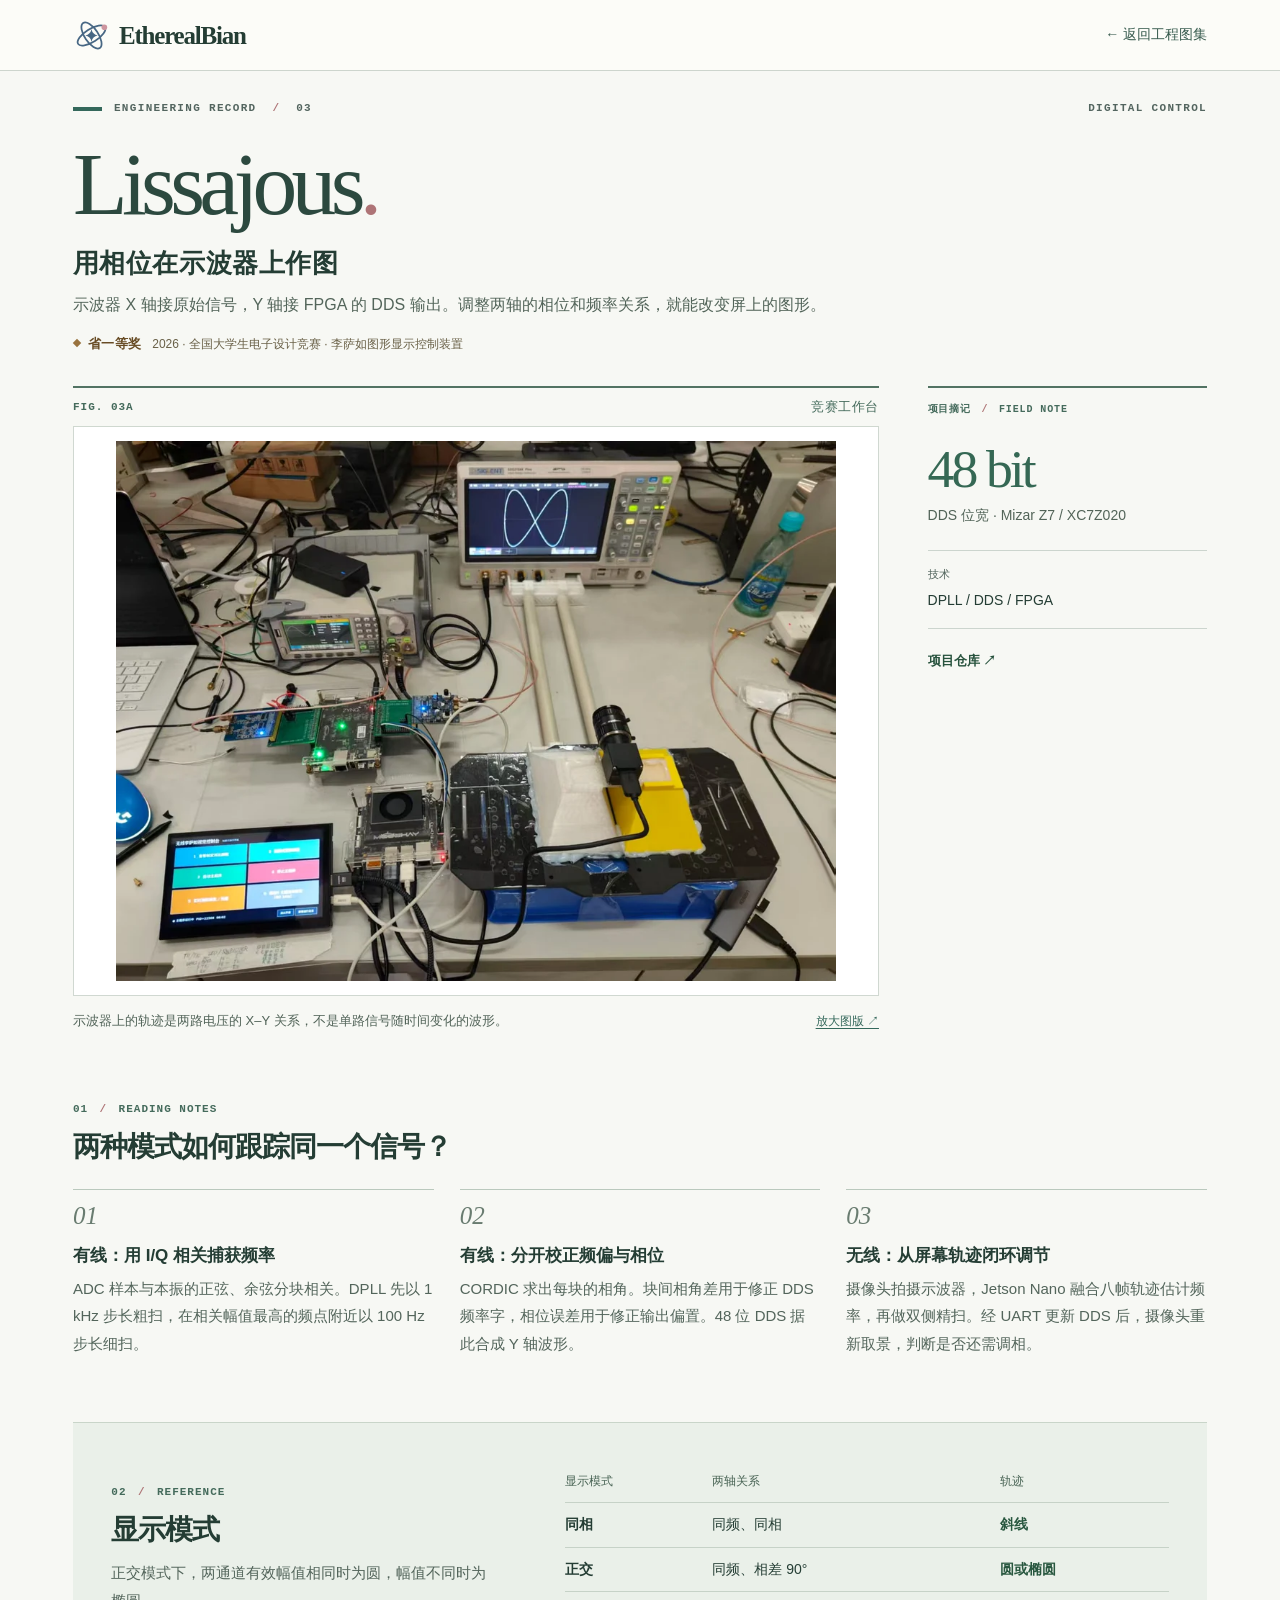
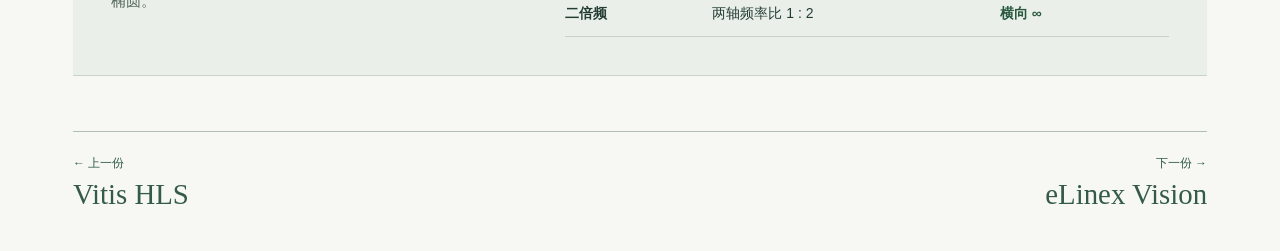
<file: work/lissajous.html>
<!doctype html>
<html lang="zh-CN">
  <head>
    <meta charset="utf-8" />
    <meta name="viewport" content="width=device-width, initial-scale=1" />
    <title>FPGA 李萨如图形显示控制装置 — EtherealBian 工程图志</title>
    <meta
      name="description"
      content="示波器 X 轴接原始信号，Y 轴接 FPGA 的 DDS 输出。调整两轴的相位和频率关系，就能改变屏上的图形。"
    />
    <link rel="icon" href="../assets/orbit.svg" type="image/svg+xml" />
    <link rel="stylesheet" href="../style.css" />
    <link rel="stylesheet" href="../dossier.css" />
    <script src="../viewer.js" defer></script>
  </head>
  <body class="dossier">
    <a class="skip" href="#sheet">跳至图志</a>
    <header class="sheet-nav">
      <div class="sheet-wrap">
        <a class="brand" href="../index.html">
          <img src="../assets/orbit.svg" alt="" width="32" height="32" />
          EtherealBian
        </a>
        <a href="../index.html#lissajous">← 返回工程图集</a>
      </div>
    </header>
    <main id="sheet" class="sheet-wrap">
      <header class="sheet-title">
        <div class="issue">
          <span>
            ENGINEERING RECORD
            <i>/</i>
            03
          </span>
          <span>Digital control</span>
        </div>
        <h1 lang="en">Lissajous<b>.</b></h1>
        <h2>用相位在示波器上作图</h2>
        <p class="lissajous-intro">示波器 X 轴接原始信号，Y 轴接 FPGA 的 DDS 输出。调整两轴的相位和频率关系，就能改变屏上的图形。</p>
        <div class="honor-line">
          <strong>省一等奖</strong><span>2026 · 全国大学生电子设计竞赛 · 李萨如图形显示控制装置</span>
        </div>
      </header>
      <div class="exhibit-grid">
        <figure class="evidence" id="fig-1">
          <div class="plate-head">
            <span>FIG. 03A</span>
            <b>竞赛工作台</b>
          </div>
          <a
            class="exhibit"
            data-plate
            href="../assets/lissajous-hardware.jpg"
            aria-label="查看竞赛工作台原图"
          >
            <img
              fetchpriority="high"
              decoding="async"
              src="../assets/plates/scope.webp"
              alt="竞赛工作台：示波器上的轨迹是两路电压的 X–Y 关系，不是单路信号随时间变化的波形。"
            />
          </a>
          <figcaption>
            <span>示波器上的轨迹是两路电压的 X–Y 关系，不是单路信号随时间变化的波形。</span>
            <a href="../assets/lissajous-hardware.jpg" data-plate>放大图版 ↗</a>
          </figcaption>
        </figure>
        <aside class="readout">
          <div class="rail-kicker">
            项目摘记
            <i>/</i>
            FIELD NOTE
          </div>
          <strong>48 bit</strong>
          <p>DDS 位宽 · Mizar Z7 / XC7Z020</p>
          <dl>
            <dt>技术</dt>
            <dd>DPLL / DDS / FPGA</dd>
          </dl>
          <a href="https://github.com/EtherealBian/fpga-lissajous-controller">项目仓库 ↗</a>
        </aside>
      </div>
      <section class="analysis">
        <div class="section-label">
          01
          <i>/</i>
          READING NOTES
        </div>
        <h2>两种模式如何跟踪同一个信号？</h2>
        <ol>
          <li>
            <b>有线：用 I/Q 相关捕获频率</b>
            <p>ADC 样本与本振的正弦、余弦分块相关。DPLL 先以 1 kHz 步长粗扫，在相关幅值最高的频点附近以 100 Hz 步长细扫。</p>
          </li>
          <li>
            <b>有线：分开校正频偏与相位</b>
            <p>CORDIC 求出每块的相角。块间相角差用于修正 DDS 频率字，相位误差用于修正输出偏置。48 位 DDS 据此合成 Y 轴波形。</p>
          </li>
          <li>
            <b>无线：从屏幕轨迹闭环调节</b>
            <p>摄像头拍摄示波器，Jetson Nano 融合八帧轨迹估计频率，再做双侧精扫。经 UART 更新 DDS 后，摄像头重新取景，判断是否还需调相。</p>
          </li>
        </ol>
      </section>
      <section class="record-table">
        <div>
          <div class="section-label">
            02
            <i>/</i>
            REFERENCE
          </div>
          <h2>显示模式</h2>
          <p>正交模式下，两通道有效幅值相同时为圆，幅值不同时为椭圆。</p>
        </div>
        <div class="table-wrap">
          <table>
            <thead>
              <tr>
                <th scope="col">显示模式</th>
                <th scope="col">两轴关系</th>
                <th scope="col">轨迹</th>
              </tr>
            </thead>
            <tbody>
              <tr>
                <th scope="row">同相</th>
                <td>同频、同相</td>
                <td>斜线</td>
              </tr>
              <tr>
                <th scope="row">正交</th>
                <td>同频、相差 90°</td>
                <td>圆或椭圆</td>
              </tr>
              <tr>
                <th scope="row">二倍频</th>
                <td>两轴频率比 1 : 2</td>
                <td>横向 ∞</td>
              </tr>
            </tbody>
          </table>
        </div>
      </section>
      <nav class="sheet-end" aria-label="相邻项目">
        <a href="spectrum.html">
          <small>← 上一份</small>
          Vitis HLS
        </a>
        <a href="vision.html">
          <small>下一份 →</small>
          eLinex Vision
        </a>
      </nav>
    </main>
    <dialog id="viewer" aria-labelledby="viewer-title">
      <div class="viewer-bar">
        <h2 id="viewer-title">工程图版</h2>
        <form method="dialog">
          <button autofocus aria-label="关闭图版">
            <span aria-hidden="true">×</span>
          </button>
        </form>
      </div>
      <div
        class="viewer-canvas"
        id="viewer-canvas"
        role="region"
        aria-label="工程图版，可在原始尺寸下滚动查看"
      >
        <img alt="" />
      </div>
      <div class="viewer-foot">
        <button type="button" class="zoom" aria-pressed="false" aria-controls="viewer-canvas">
          原始尺寸 <span aria-hidden="true">1:1</span>
        </button>
        <a>在浏览器打开原图 ↗</a>
      </div>
    </dialog>
  </body>
</html>
</file>
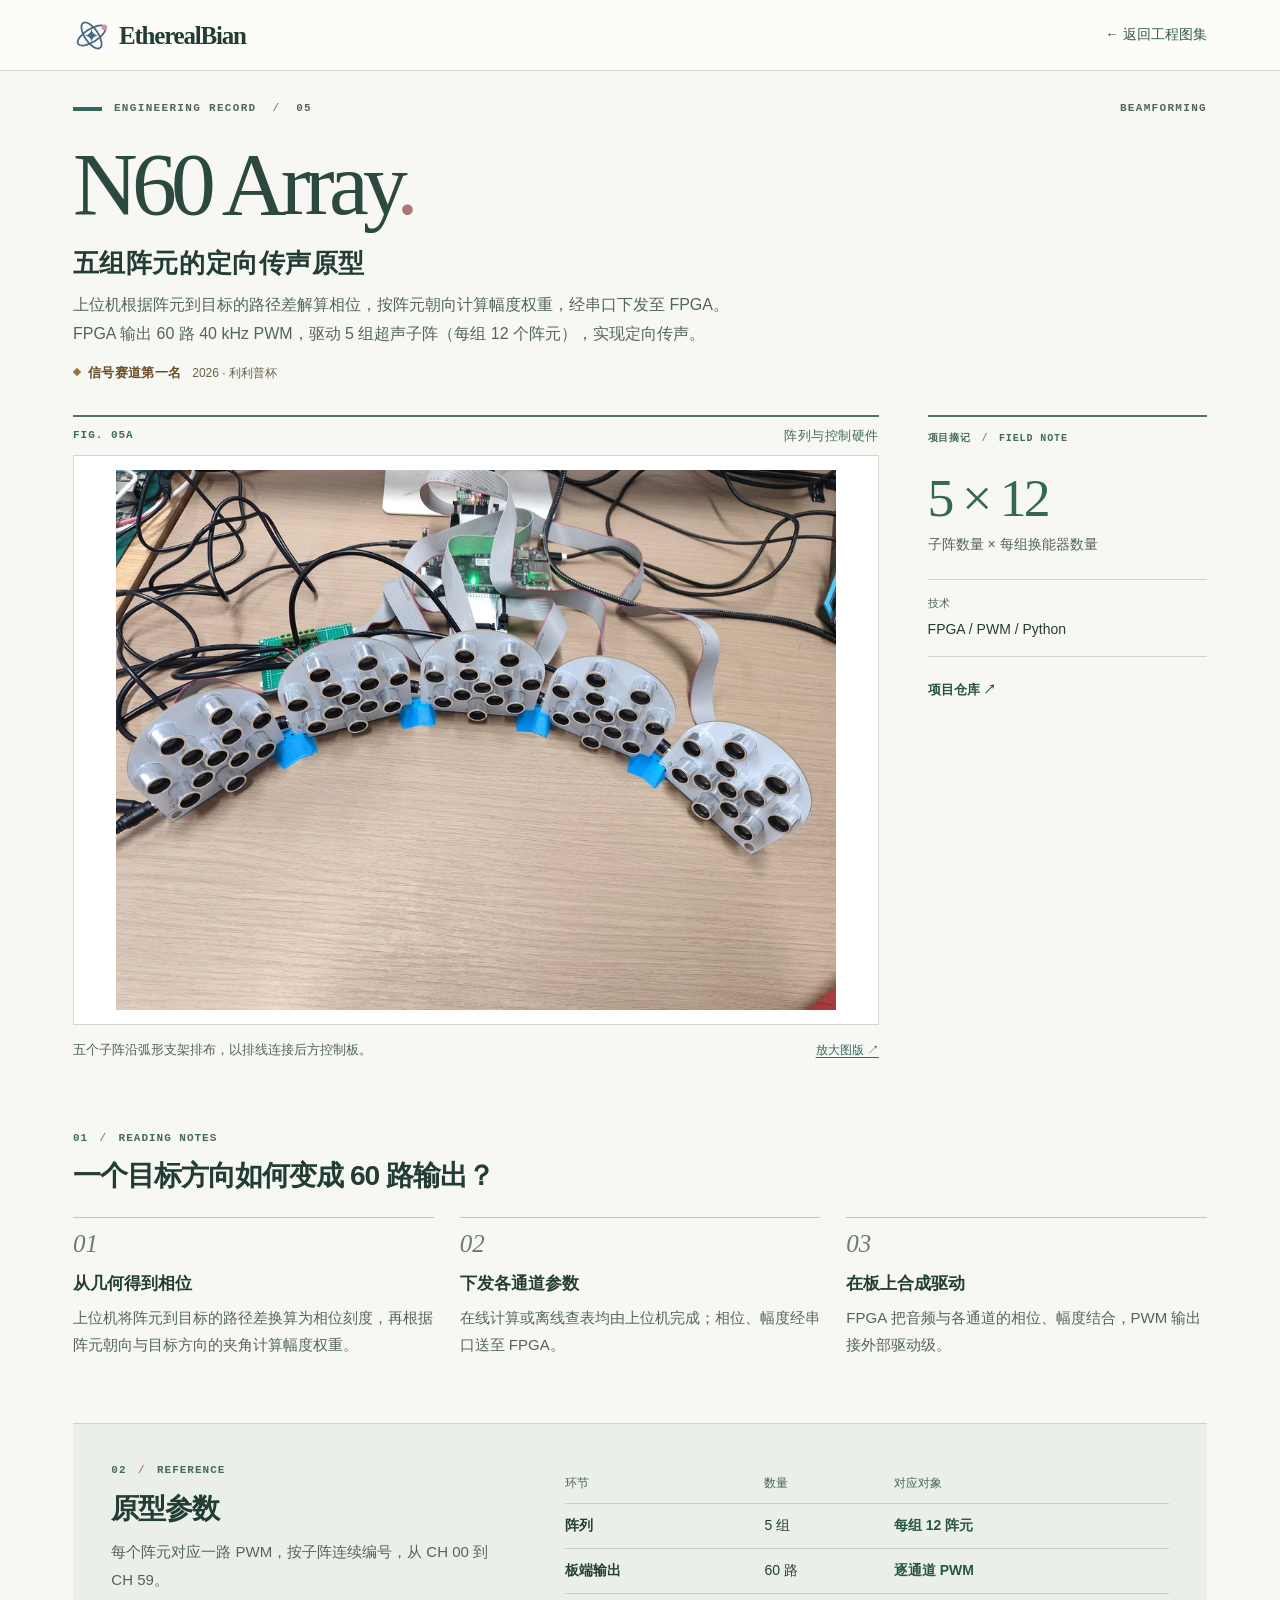
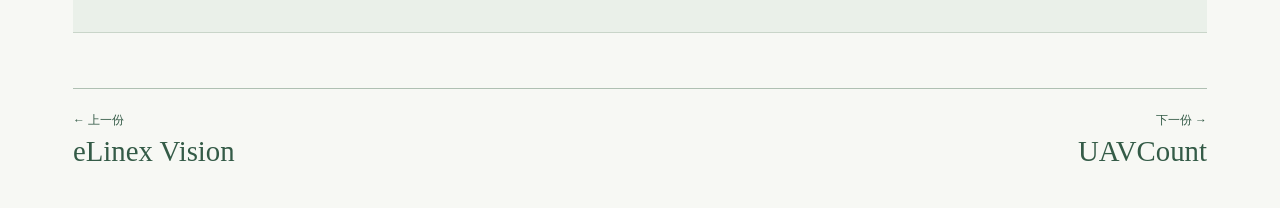
<file: work/n60.html>
<!doctype html>
<html lang="zh-CN">
  <head>
    <meta charset="utf-8" />
    <meta name="viewport" content="width=device-width, initial-scale=1" />
    <title>基于 FPGA 的 60 阵元超声定向传声系统 — EtherealBian 工程图志</title>
    <meta
      name="description"
      content="上位机根据阵元到目标的路径差解算相位，按阵元朝向计算幅度权重，经串口下发至 FPGA。FPGA 输出 60 路 40 kHz PWM，驱动 5 组超声子阵（每组 12 个阵元），实现定向传声。"
    />
    <link rel="icon" href="../assets/orbit.svg" type="image/svg+xml" />
    <link rel="stylesheet" href="../style.css" />
    <link rel="stylesheet" href="../dossier.css" />
    <script src="../viewer.js" defer></script>
  </head>
  <body class="dossier">
    <a class="skip" href="#sheet">跳至图志</a>
    <header class="sheet-nav">
      <div class="sheet-wrap">
        <a class="brand" href="../index.html">
          <img src="../assets/orbit.svg" alt="" width="32" height="32" />
          EtherealBian
        </a>
        <a href="../index.html#n60">← 返回工程图集</a>
      </div>
    </header>
    <main id="sheet" class="sheet-wrap">
      <header class="sheet-title">
        <div class="issue">
          <span>
            ENGINEERING RECORD
            <i>/</i>
            05
          </span>
          <span>Beamforming</span>
        </div>
        <h1 lang="en">N60 Array<b>.</b></h1>
        <h2>五组阵元的定向传声原型</h2>
        <p class="n60-intro">上位机根据阵元到目标的路径差解算相位，按阵元朝向计算幅度权重，经串口下发至 FPGA。FPGA 输出 60 路 40 kHz PWM，驱动 5 组超声子阵（每组 12 个阵元），实现定向传声。</p>
        <div class="honor-line"><strong>信号赛道第一名</strong><span>2026 · 利利普杯</span></div>
      </header>
      <div class="exhibit-grid">
        <figure class="evidence" id="fig-1">
          <div class="plate-head">
            <span>FIG. 05A</span>
            <b>阵列与控制硬件</b>
          </div>
          <a class="exhibit" data-plate href="../assets/n60-hardware.jpg" aria-label="查看阵列与控制硬件原图">
            <img
              fetchpriority="high"
              decoding="async"
              src="../assets/plates/array.webp"
              alt="阵列与控制硬件：五个子阵沿弧形支架排布，以排线连接后方控制板。"
            />
          </a>
          <figcaption>
            <span>五个子阵沿弧形支架排布，以排线连接后方控制板。</span>
            <a href="../assets/n60-hardware.jpg" data-plate>放大图版 ↗</a>
          </figcaption>
        </figure>
        <aside class="readout">
          <div class="rail-kicker">
            项目摘记
            <i>/</i>
            FIELD NOTE
          </div>
          <strong>5 × 12</strong>
          <p>子阵数量 × 每组换能器数量</p>
          <dl>
            <dt>技术</dt>
            <dd>FPGA / PWM / Python</dd>
          </dl>
          <a href="https://github.com/EtherealBian/n60-ultrasonic-phased-array">项目仓库 ↗</a>
        </aside>
      </div>
      <section class="analysis">
        <div class="section-label">
          01
          <i>/</i>
          READING NOTES
        </div>
        <h2>一个目标方向如何变成 60 路输出？</h2>
        <ol>
          <li>
            <b>从几何得到相位</b>
            <p>上位机将阵元到目标的路径差换算为相位刻度，再根据阵元朝向与目标方向的夹角计算幅度权重。</p>
          </li>
          <li>
            <b>下发各通道参数</b>
            <p>在线计算或离线查表均由上位机完成；相位、幅度经串口送至 FPGA。</p>
          </li>
          <li>
            <b>在板上合成驱动</b>
            <p>FPGA 把音频与各通道的相位、幅度结合，PWM 输出接外部驱动级。</p>
          </li>
        </ol>
      </section>
      <section class="record-table">
        <div>
          <div class="section-label">
            02
            <i>/</i>
            REFERENCE
          </div>
          <h2>原型参数</h2>
          <p>每个阵元对应一路 PWM，按子阵连续编号，从 CH 00 到 CH 59。</p>
        </div>
        <div class="table-wrap">
          <table>
            <thead>
              <tr>
                <th scope="col">环节</th>
                <th scope="col">数量</th>
                <th scope="col">对应对象</th>
              </tr>
            </thead>
            <tbody>
              <tr>
                <th scope="row">阵列</th>
                <td>5 组</td>
                <td>每组 12 阵元</td>
              </tr>
              <tr>
                <th scope="row">板端输出</th>
                <td>60 路</td>
                <td>逐通道 PWM</td>
              </tr>
            </tbody>
          </table>
        </div>
      </section>
      <nav class="sheet-end" aria-label="相邻项目">
        <a href="vision.html">
          <small>← 上一份</small>
          eLinex Vision
        </a>
        <a href="uavcount.html">
          <small>下一份 →</small>
          UAVCount
        </a>
      </nav>
    </main>
    <dialog id="viewer" aria-labelledby="viewer-title">
      <div class="viewer-bar">
        <h2 id="viewer-title">工程图版</h2>
        <form method="dialog">
          <button autofocus aria-label="关闭图版">
            <span aria-hidden="true">×</span>
          </button>
        </form>
      </div>
      <div
        class="viewer-canvas"
        id="viewer-canvas"
        role="region"
        aria-label="工程图版，可在原始尺寸下滚动查看"
      >
        <img alt="" />
      </div>
      <div class="viewer-foot">
        <button type="button" class="zoom" aria-pressed="false" aria-controls="viewer-canvas">
          原始尺寸 <span aria-hidden="true">1:1</span>
        </button>
        <a>在浏览器打开原图 ↗</a>
      </div>
    </dialog>
  </body>
</html>
</file>
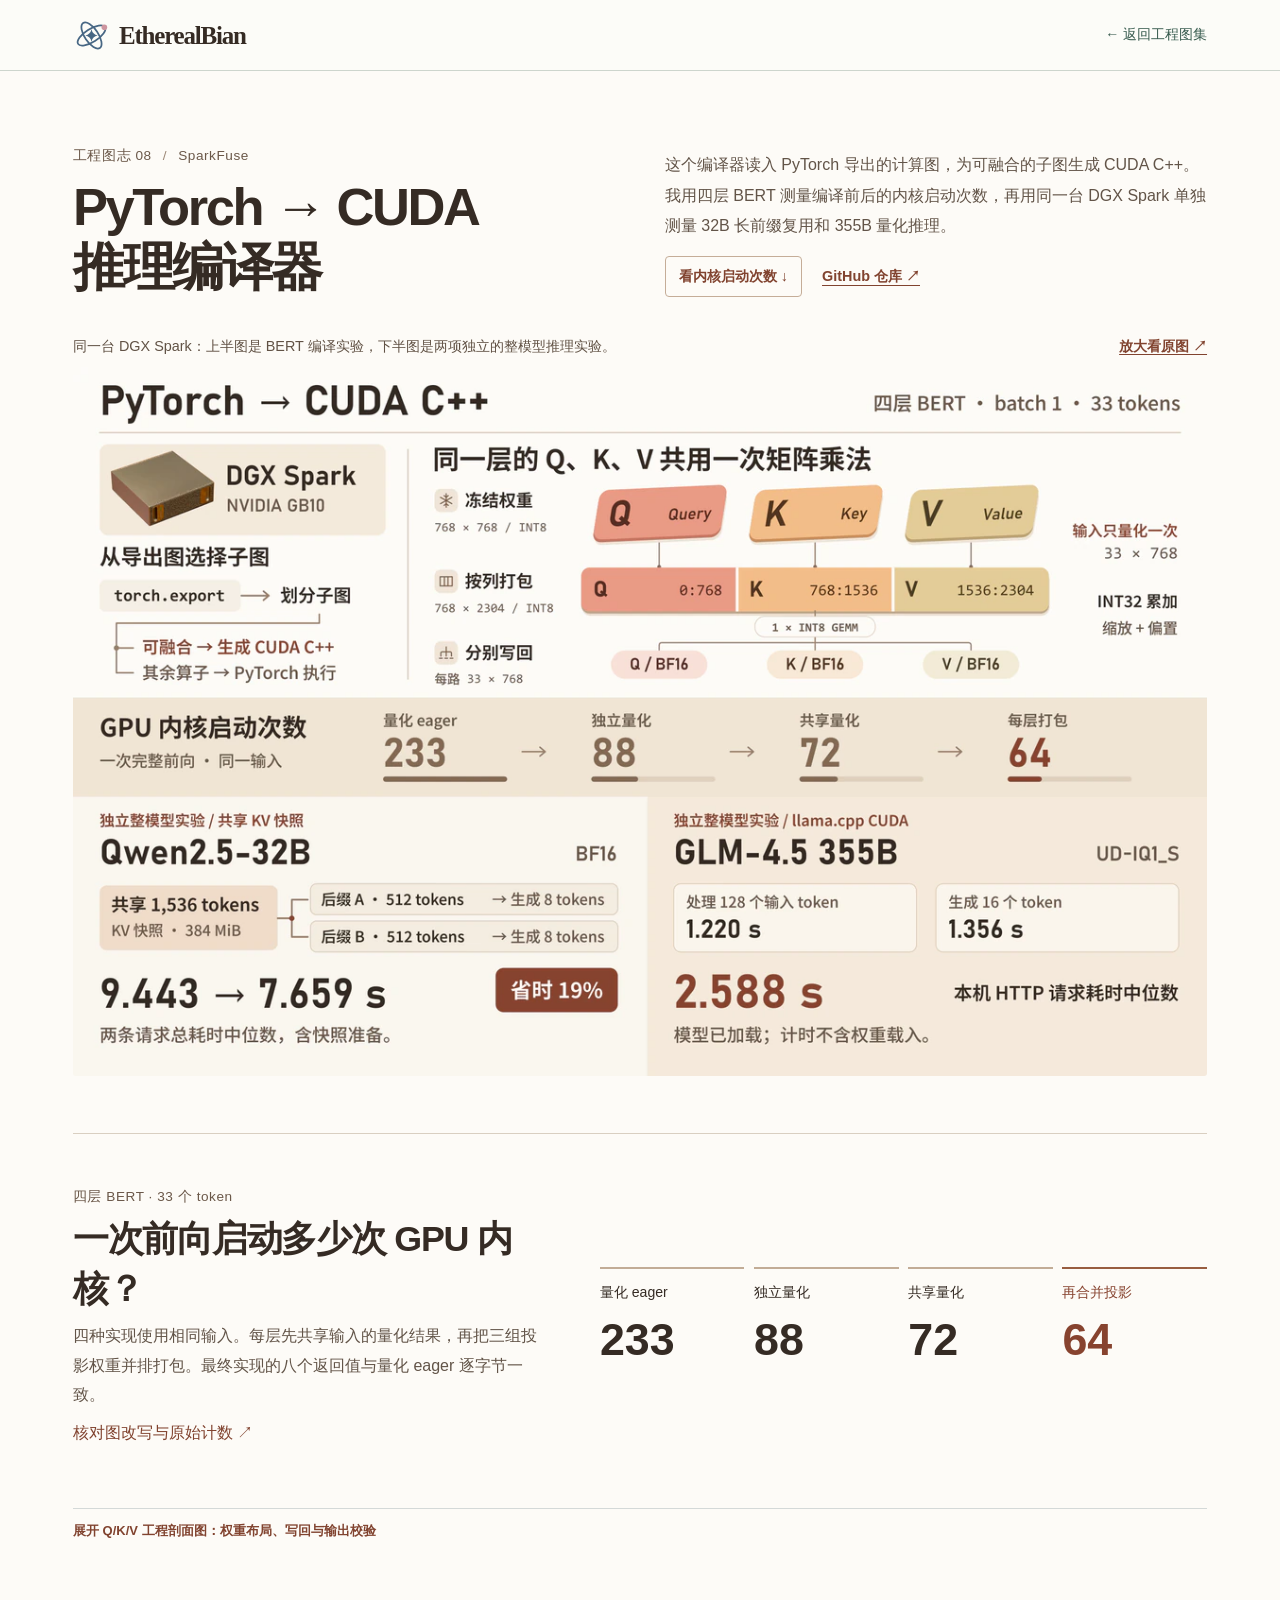
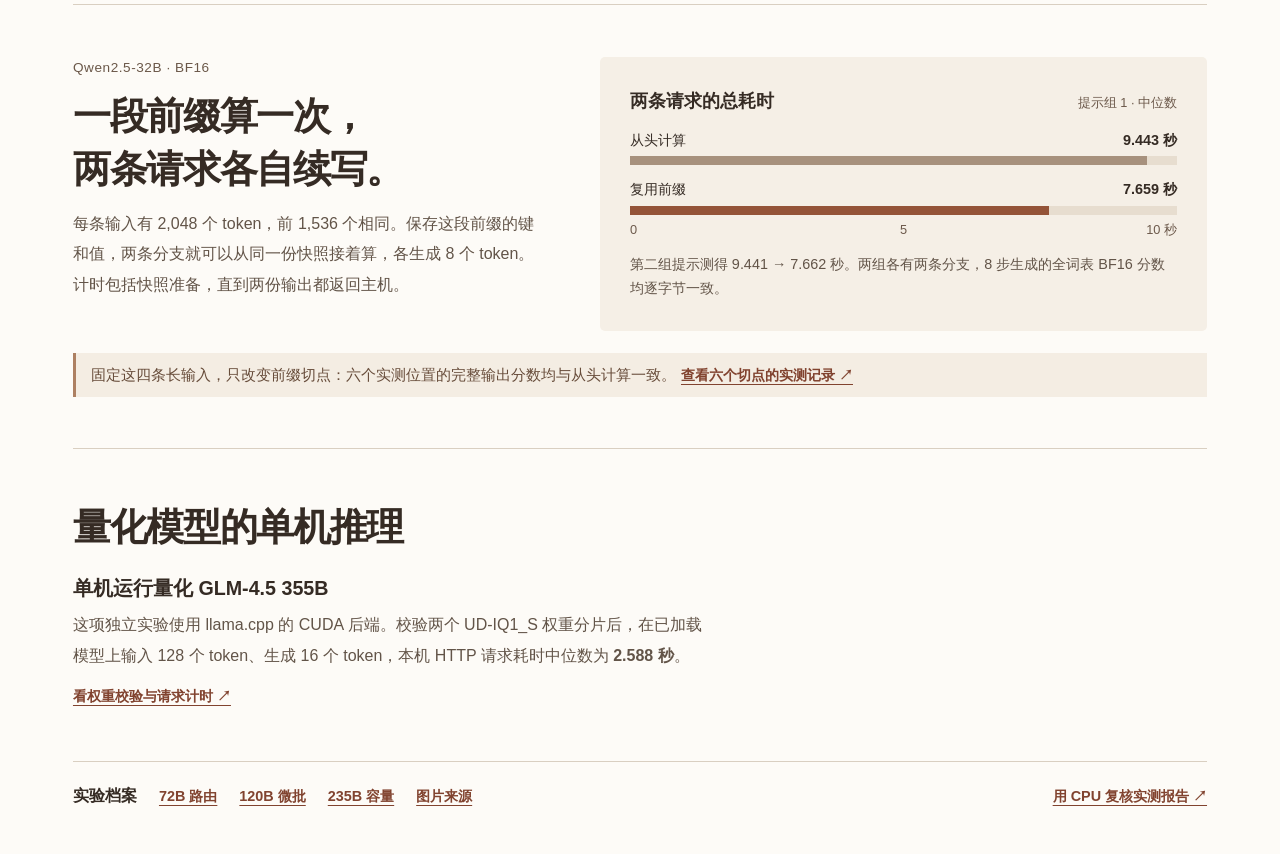
<file: work/spark-fuse.html>
<!doctype html>
<html lang="zh-CN"><head>
  <meta charset="utf-8"><meta name="viewport" content="width=device-width, initial-scale=1">
  <title>PyTorch → CUDA 推理编译器 — EtherealBian 工程图志</title>
  <meta name="description" content="SparkFuse 在 DGX Spark 上把 PyTorch 子图编译成 CUDA C++。实测四层 BERT 投影融合、Qwen2.5-32B 长前缀复用，以及量化 GLM-4.5 355B 的单机请求耗时。">
  <link rel="icon" href="../assets/orbit.svg"><link rel="stylesheet" href="../style.css"><link rel="stylesheet" href="../dossier.css"><link rel="stylesheet" href="../assets/sparkfuse.css?v=overview1">
</head><body class="dossier sf">
<a class="skip" href="#sheet">跳至项目</a>
<header class="sheet-nav"><div class="sheet-wrap"><a class="brand" href="../index.html"><img src="../assets/orbit.svg" width="32" height="32" alt="">EtherealBian</a><a href="../index.html#spark-fuse">← 返回工程图集</a></div></header>
<main class="sheet-wrap" id="sheet">
  <header class="sf-hero">
    <div class="sf-intro"><p class="sf-issue">工程图志 08 <span>/</span> SparkFuse</p>
      <h1><span lang="en">PyTorch → CUDA</span><br>推理编译器</h1>
      <p>这个编译器读入 PyTorch 导出的计算图，为可融合的子图生成 CUDA C++。我用四层 BERT 测量编译前后的内核启动次数，再用同一台 DGX Spark 单独测量 32B 长前缀复用和 355B 量化推理。</p>
      <nav class="sf-links" aria-label="项目入口"><a class="sf-primary" href="#timing">看内核启动次数 ↓</a><a href="https://github.com/EtherealBian/spark-fuse">GitHub 仓库 ↗</a></nav>
    </div>
    <figure class="sf-plate">
      <figcaption>同一台 DGX Spark：上半图是 BERT 编译实验，下半图是两项独立的整模型推理实验。</figcaption>
      <a class="sf-enlarge" href="../assets/plates/sparkfuse-system-full.webp?v=3" aria-label="放大 DGX Spark 实测总览">
        <span>放大看原图 ↗</span><img src="../assets/plates/sparkfuse-system.webp?v=3" srcset="../assets/plates/sparkfuse-system.webp?v=3 1200w, ../assets/plates/sparkfuse-system-full.webp?v=3 2080w" sizes="(max-width: 760px) calc(100vw - 36px), (max-width: 1240px) 94vw, 1160px" width="1200" height="750" alt="torch.export 导出计算图，可融合子图生成 CUDA C++，其余算子由 PyTorch 执行。四层 BERT 内核启动逐步从 233 降至 88、72、64 次。另两项独立实测：Qwen2.5-32B 两请求共享 1,536 个前缀 token，耗时从 9.443 降至 7.659 秒；量化 GLM-4.5 355B 输入 128、生成 16 个 token，本机请求耗时中位数为 2.588 秒。">
      </a>
    </figure>
  </header>
  <section id="timing" class="sf-launches" aria-labelledby="sf-launch-title">
    <div><p class="sf-note">四层 BERT · 33 个 token</p><h2 id="sf-launch-title">一次前向启动多少次 GPU 内核？</h2><p>四种实现使用相同输入。每层先共享输入的量化结果，再把三组投影权重并排打包。最终实现的八个返回值与量化 eager 逐字节一致。</p><a href="https://github.com/EtherealBian/spark-fuse/blob/c49cb29492a93af6d5cf70bd09ac6565df0a4608/docs/performance.md#stacked-bert">核对图改写与原始计数 ↗</a></div>
    <dl aria-label="各实现每次前向的 CUDA 内核启动次数"><div><dt>量化 eager</dt><dd>233</dd></div><div><dt>独立量化</dt><dd>88</dd></div><div><dt>共享量化</dt><dd>72</dd></div><div><dt>再合并投影</dt><dd>64</dd></div></dl>
    <details class="sf-qkv-detail"><summary>展开 Q/K/V 工程剖面图：权重布局、写回与输出校验</summary>
    <figure class="sf-plate">
      <figcaption>同一层内，Q、K、V 共用一次 INT8 矩阵乘法，再分别写回 BF16。</figcaption>
      <a class="sf-enlarge" href="../assets/plates/sparkfuse-qkv-atlas.webp?v=warm1" aria-label="放大 Q、K、V 工程剖面图，查看权重布局、CUDA 执行路径和内核计数">
        <span>放大看原图 ↗</span><img loading="lazy" src="../assets/plates/sparkfuse-qkv-atlas.webp?v=warm1" width="2520" height="1575" alt="左：三组 768 × 768 的权重沿列拼成 768 × 2304。右：INT32 累加后，经缩放和偏置分别写回 BF16；8 个请求的 8 个返回张量均与量化基线逐字节一致。下：四种实现分别启动 233、88、72、64 次 GPU 内核。">
      </a>
    </figure>
    </details>
  </section>
  <section class="sf-study" id="qwen32b" aria-labelledby="study-title">
    <div class="sf-lead"><p class="sf-note">Qwen2.5-32B · BF16</p><h2 id="study-title">一段前缀算一次，<br>两条请求各自续写。</h2><p>每条输入有 2,048 个 token，前 1,536 个相同。保存这段前缀的键和值，两条分支就可以从同一份快照接着算，各生成 8 个 token。计时包括快照准备，直到两份输出都返回主机。</p></div>
    <figure class="sf-chart" aria-labelledby="chart-title"><figcaption id="chart-title">两条请求的总耗时<span>提示组 1 · 中位数</span></figcaption>
      <div class="sf-row"><div><span>从头计算</span><b>9.443 秒</b></div><div class="sf-track" aria-hidden="true"><i style="--length:94.43%"></i></div></div>
      <div class="sf-row sf-snap"><div><span>复用前缀</span><b>7.659 秒</b></div><div class="sf-track" aria-hidden="true"><i style="--length:76.59%"></i></div></div>
      <div class="sf-axis" aria-hidden="true"><span>0</span><span>5</span><span>10 秒</span></div>
      <p class="sf-verdict">第二组提示测得 9.441 → 7.662 秒。两组各有两条分支，8 步生成的全词表 BF16 分数均逐字节一致。</p>
    </figure>
    <p class="sf-decision">固定这四条长输入，只改变前缀切点：六个实测位置的完整输出分数均与从头计算一致。<a href="https://github.com/EtherealBian/spark-fuse/blob/d4a26646ed3bcbfeb463d6930d38c9adde925ace/docs/prefix32-closeout.md">查看六个切点的实测记录 ↗</a></p>
  </section>
  <section class="sf-rest" aria-labelledby="scales"><h2 id="scales">量化模型的单机推理</h2>
    <article id="glm355b"><h3>单机运行量化 GLM-4.5 355B</h3><p>这项独立实验使用 llama.cpp 的 CUDA 后端。校验两个 UD-IQ1_S 权重分片后，在已加载模型上输入 128 个 token、生成 16 个 token，本机 HTTP 请求耗时中位数为 <b>2.588 秒</b>。</p><a href="https://github.com/EtherealBian/spark-fuse/blob/d4a26646ed3bcbfeb463d6930d38c9adde925ace/docs/glm45-355b.md">看权重校验与请求计时 ↗</a></article>
  </section>
  <footer class="sf-footer"><div><span>实验档案</span><nav aria-label="补充实验"><a id="qwen72b" href="https://github.com/EtherealBian/spark-fuse/blob/c49cb29492a93af6d5cf70bd09ac6565df0a4608/docs/qwen72b.md">72B 路由</a><a id="gpt-oss-120b" href="https://github.com/EtherealBian/spark-fuse/blob/c49cb29492a93af6d5cf70bd09ac6565df0a4608/docs/gpt-oss-120b.md">120B 微批</a><a id="qwen235b" href="https://github.com/EtherealBian/spark-fuse/blob/c49cb29492a93af6d5cf70bd09ac6565df0a4608/docs/qwen235b.md">235B 容量</a><a href="https://github.com/EtherealBian/etherealbian.github.io/blob/main/ASSETS.md#sparkfuse-artwork">图片来源</a></nav></div><a href="https://github.com/EtherealBian/spark-fuse/blob/8f2596c28ac3dbed4093960bb36d1206dd0bf31a/audit/replay-key-results.sh">用 CPU 复核实测报告 ↗</a></footer>
</main></body></html>
</file>
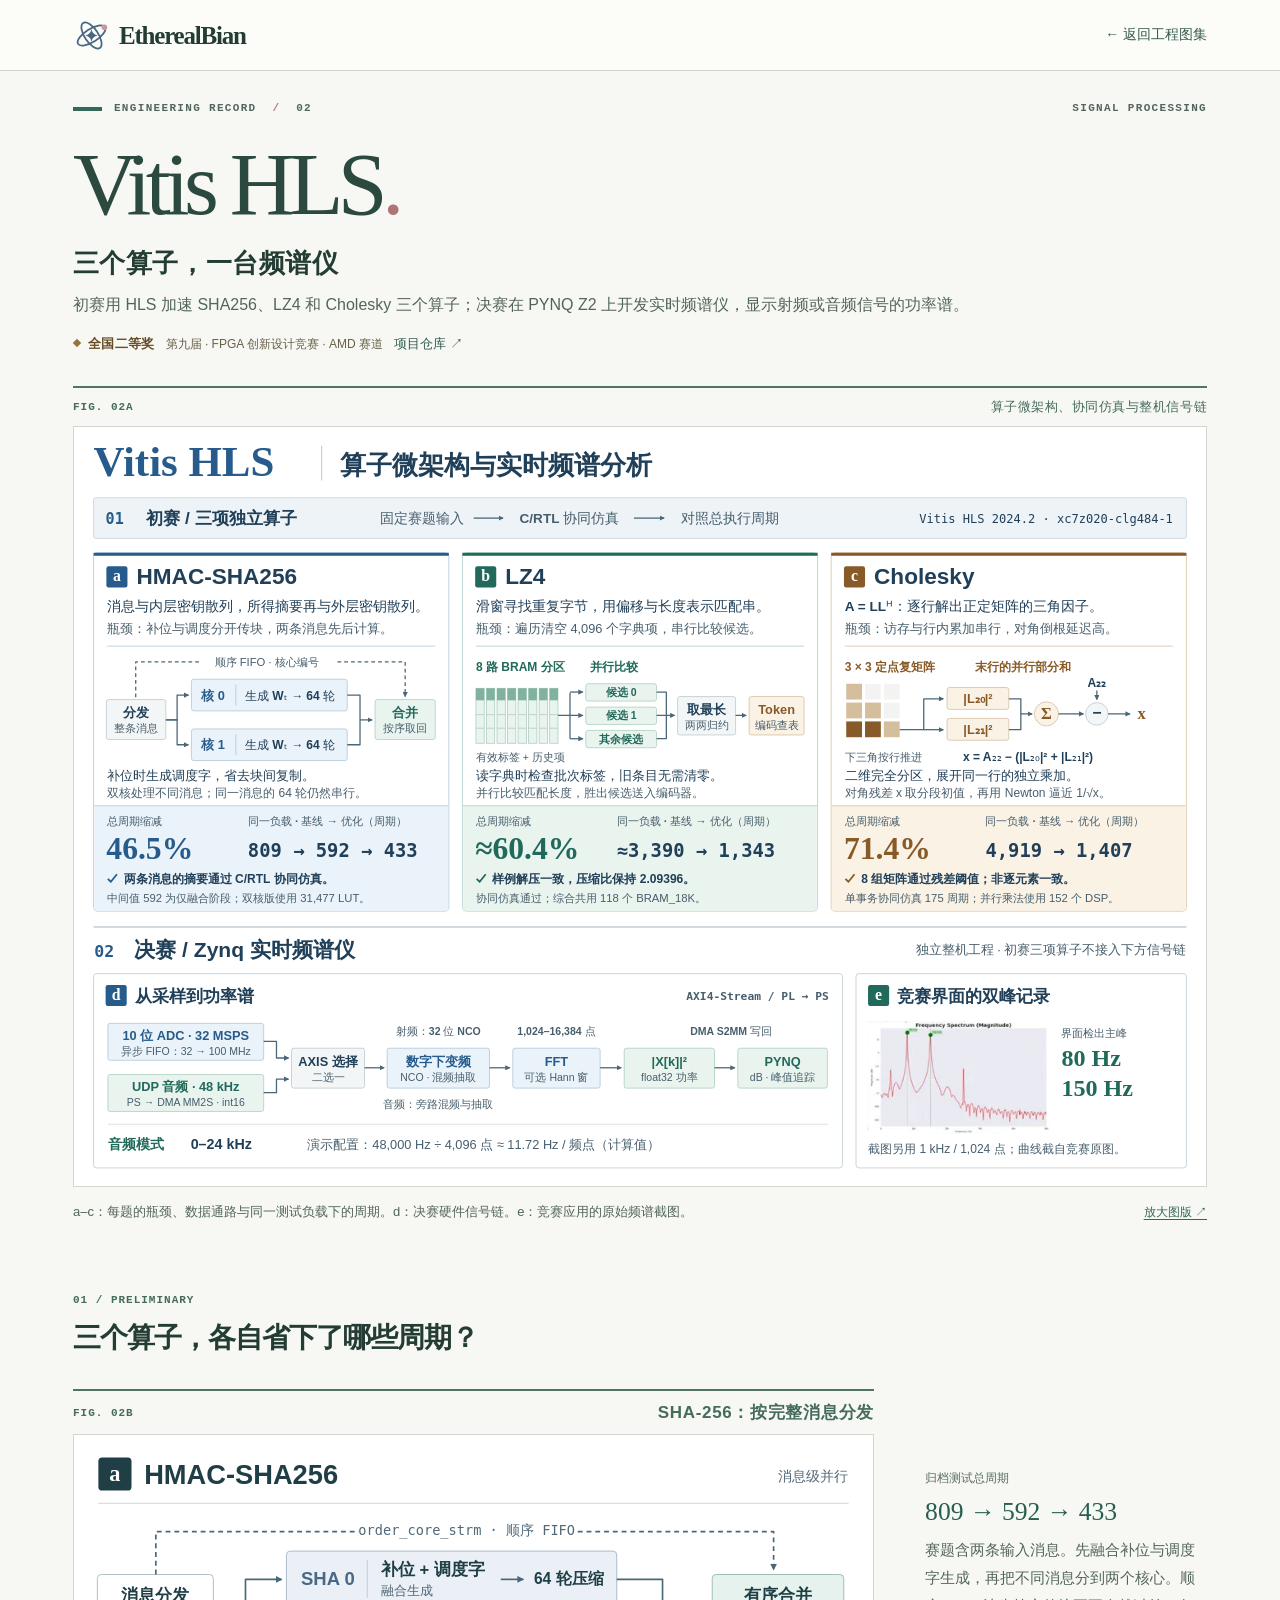
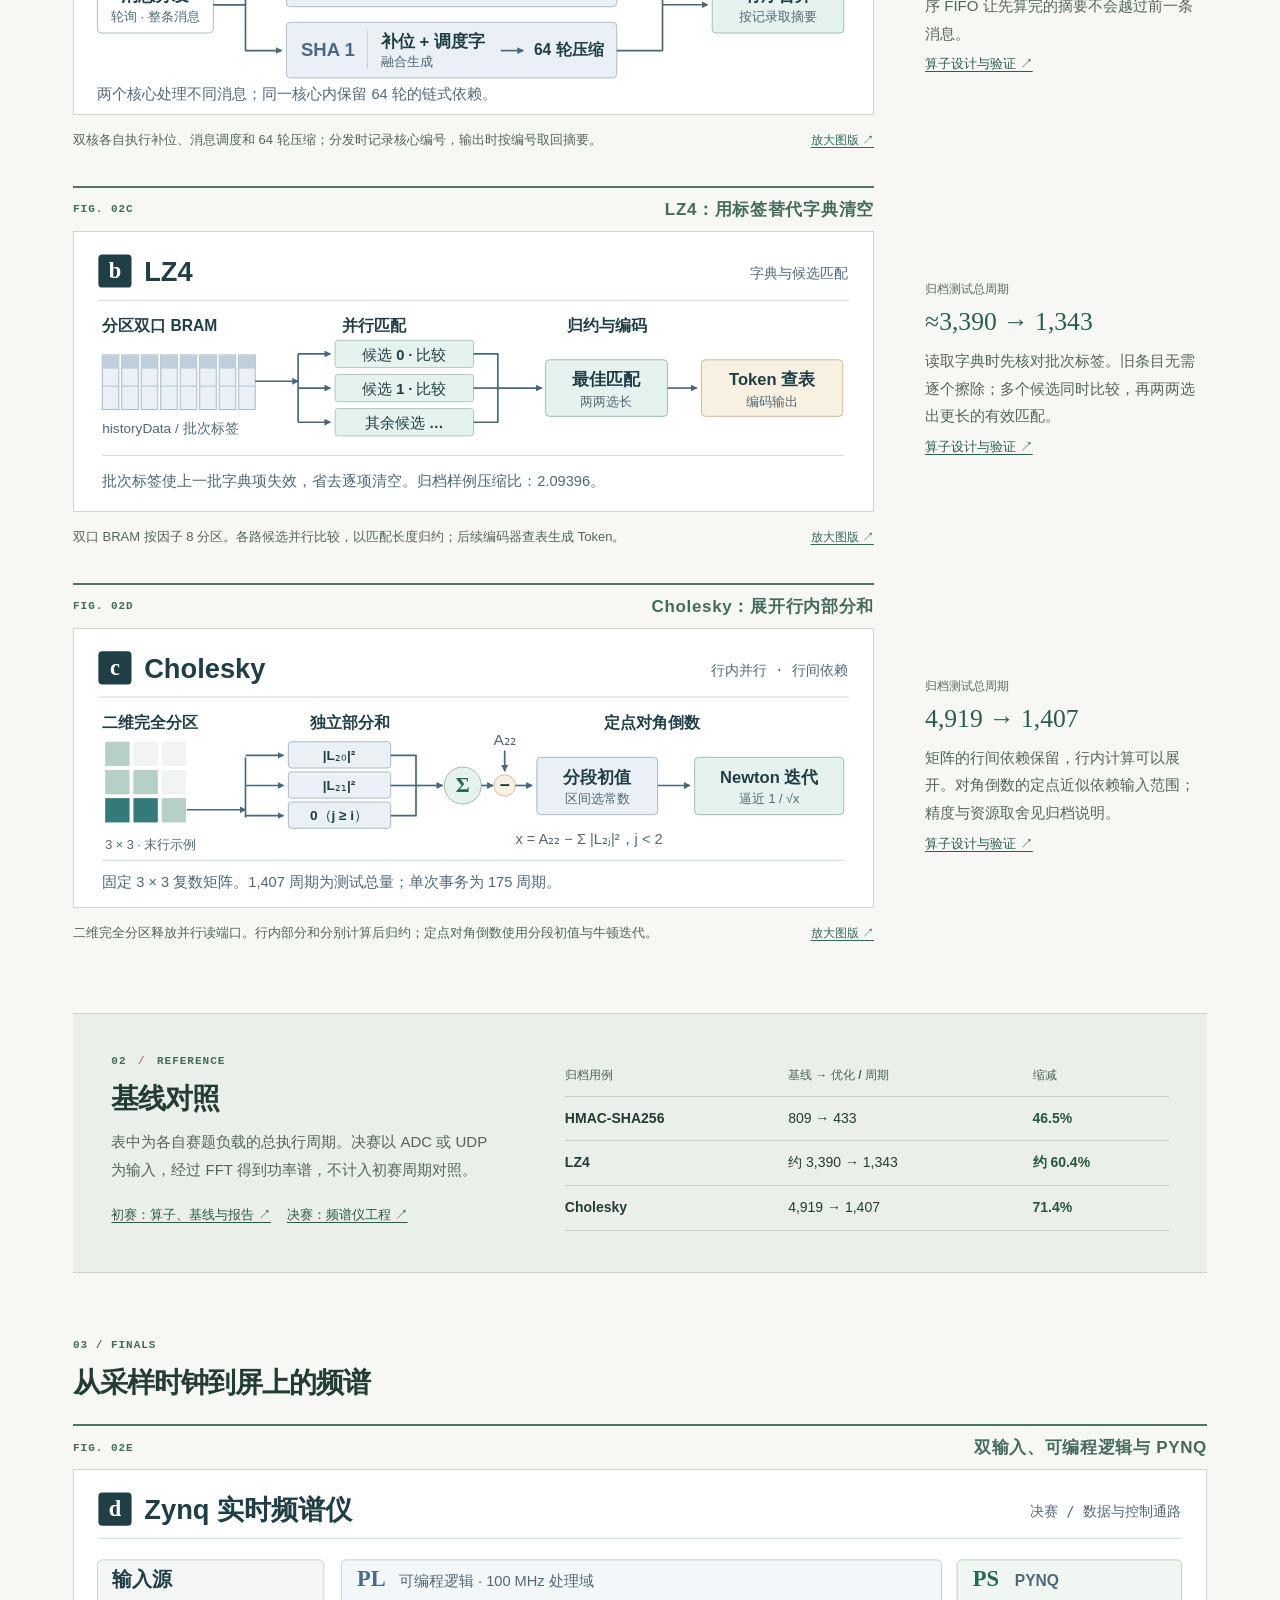
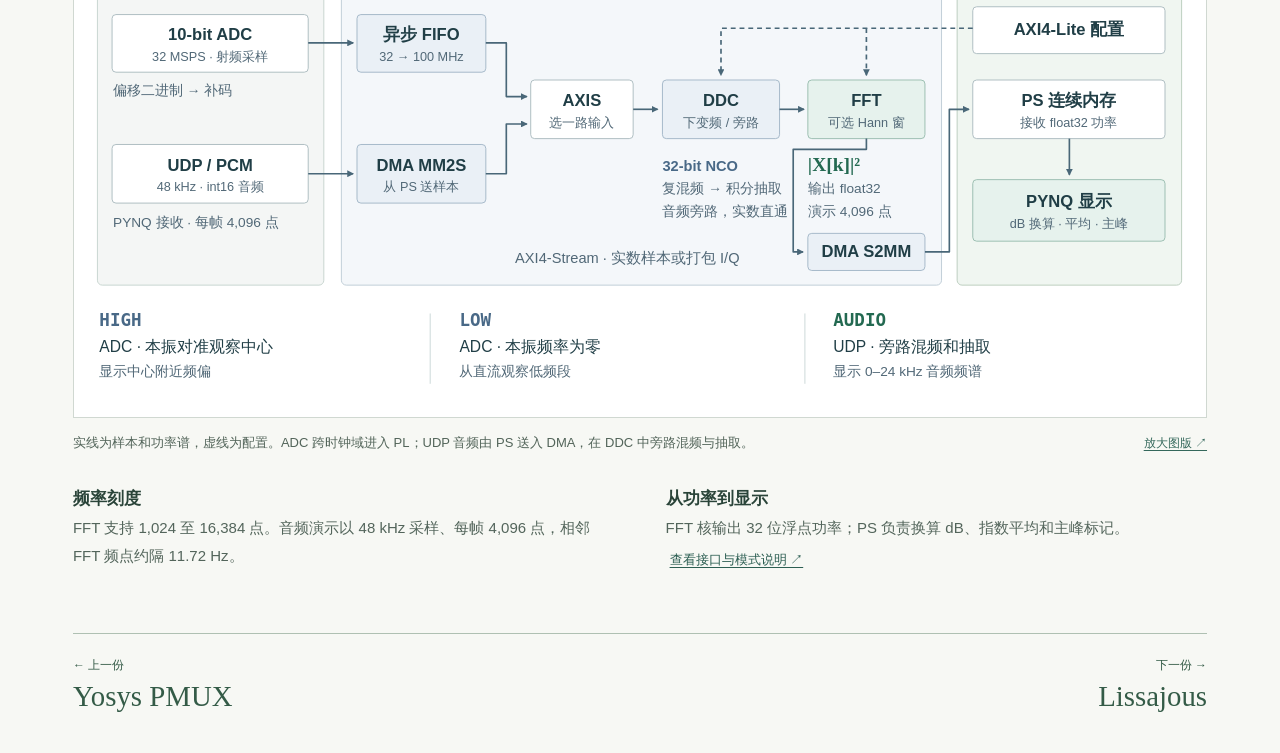
<file: work/spectrum.html>
<!doctype html>
<html lang="zh-CN">
  <head>
    <meta charset="utf-8" />
    <meta name="viewport" content="width=device-width, initial-scale=1" />
    <title>Vitis HLS 算子优化与 Zynq 实时频谱仪 — EtherealBian 工程图志</title>
    <meta
      name="description"
      content="初赛用 HLS 加速 SHA256、LZ4 和 Cholesky 三个算子；决赛在 PYNQ Z2 上开发实时频谱仪，显示射频或音频信号的功率谱。"
    />
    <link rel="icon" href="../assets/orbit.svg" type="image/svg+xml" />
    <link rel="stylesheet" href="../style.css" />
    <link rel="stylesheet" href="../dossier.css" />
    <script src="../viewer.js" defer></script>
  </head>
  <body class="dossier">
    <a class="skip" href="#sheet">跳至图志</a>
    <header class="sheet-nav">
      <div class="sheet-wrap">
        <a class="brand" href="../index.html">
          <img src="../assets/orbit.svg" alt="" width="32" height="32" />
          EtherealBian
        </a>
        <a href="../index.html#spectrum">← 返回工程图集</a>
      </div>
    </header>
    <main id="sheet" class="sheet-wrap">
      <header class="sheet-title">
        <div class="issue">
          <span>
            ENGINEERING RECORD
            <i>/</i>
            02
          </span>
          <span>Signal processing</span>
        </div>
        <h1 lang="en">Vitis HLS<b>.</b></h1>
        <h2>三个算子，一台频谱仪</h2>
        <p class="spectrum-intro">初赛用 HLS 加速 SHA256、LZ4 和 Cholesky 三个算子；决赛在 PYNQ Z2 上开发实时频谱仪，显示射频或音频信号的功率谱。</p>
        <div class="honor-line">
          <strong>全国二等奖</strong><span>第九届 · FPGA 创新设计竞赛 · AMD 赛道</span>
          <a class="atlas-source" href="https://github.com/EtherealBian/vitis-hls-kernel-optimization"
            >项目仓库 ↗</a
          >
        </div>
      </header>
      <div class="atlas-lead">
        <figure class="evidence" id="fig-1">
          <div class="plate-head">
            <span>FIG. 02A</span>
            <b>算子微架构、协同仿真与整机信号链</b>
          </div>
          <a
            class="exhibit"
            data-plate
            href="../assets/plates/vitis-hls-architecture.svg?v=a11d6703"
            aria-label="查看算子与频谱仪总览原图"
          >
            <img
              fetchpriority="high"
              decoding="async"
              src="../assets/plates/vitis-hls-architecture.svg?v=a11d6703"
              alt="初赛：SHA 双核按序合并，809 至 433 周期；LZ4 并行查找，约 3390 至 1343 周期；Cholesky 行内归约，4919 至 1407 周期。决赛：ADC 或 UDP 经 DDC 和 FFT 输送功率谱。右侧是竞赛应用存档的独立频谱示例。"
            />
          </a>
          <figcaption>
            <span
              >a–c：每题的瓶颈、数据通路与同一测试负载下的周期。d：决赛硬件信号链。e：竞赛应用的原始频谱截图。</span
            >
            <a href="../assets/plates/vitis-hls-architecture.svg?v=a11d6703" data-plate>放大图版 ↗</a>
          </figcaption>
        </figure>
      </div>
      <section class="analysis circuit-atlas" aria-labelledby="micro-title">
        <div class="section-label">01 / PRELIMINARY</div>
        <h2 id="micro-title">三个算子，各自省下了哪些周期？</h2>
        <div class="mechanism-row">
          <figure class="evidence" id="fig-4">
            <div class="plate-head"><span>FIG. 02B</span><b>SHA-256：按完整消息分发</b></div>
            <a
              class="exhibit"
              data-plate
              href="../assets/plates/vitis-sha.svg"
              aria-label="放大：SHA-256：按完整消息分发"
              ><img
                loading="lazy"
                decoding="async"
                src="../assets/plates/vitis-sha.svg"
                alt="双核各自执行补位、消息调度和 64 轮压缩；分发时记录核心编号，输出时按编号取回摘要。"
            /></a>
            <figcaption>
              <span>双核各自执行补位、消息调度和 64 轮压缩；分发时记录核心编号，输出时按编号取回摘要。</span
              ><a data-plate href="../assets/plates/vitis-sha.svg">放大图版 ↗</a>
            </figcaption>
          </figure>
          <aside class="mechanism-note">
            <span>归档测试总周期</span><strong>809 → 592 → 433</strong>
            <p>
              赛题含两条输入消息。先融合补位与调度字生成，再把不同消息分到两个核心。顺序 FIFO
              让先算完的摘要不会越过前一条消息。
            </p>
            <a
              href="https://github.com/EtherealBian/vitis-hls-kernel-optimization/blob/177cd62badb31cd49874cee63ad8f9e81079a383/preliminary/docs/HMAC_SHA256.md"
              >算子设计与验证 ↗</a
            >
          </aside>
        </div>
        <div class="mechanism-row">
          <figure class="evidence" id="fig-5">
            <div class="plate-head"><span>FIG. 02C</span><b>LZ4：用标签替代字典清空</b></div>
            <a
              class="exhibit"
              data-plate
              href="../assets/plates/vitis-lz4.svg"
              aria-label="放大：LZ4：用标签替代字典清空"
              ><img
                loading="lazy"
                decoding="async"
                src="../assets/plates/vitis-lz4.svg"
                alt="双口 BRAM 按因子 8 分区。各路候选并行比较，以匹配长度归约；后续编码器查表生成 Token。"
            /></a>
            <figcaption>
              <span
                >双口 BRAM 按因子 8 分区。各路候选并行比较，以匹配长度归约；后续编码器查表生成 Token。</span
              ><a data-plate href="../assets/plates/vitis-lz4.svg">放大图版 ↗</a>
            </figcaption>
          </figure>
          <aside class="mechanism-note">
            <span>归档测试总周期</span><strong>≈3,390 → 1,343</strong>
            <p>读取字典时先核对批次标签。旧条目无需逐个擦除；多个候选同时比较，再两两选出更长的有效匹配。</p>
            <a
              href="https://github.com/EtherealBian/vitis-hls-kernel-optimization/blob/177cd62badb31cd49874cee63ad8f9e81079a383/preliminary/docs/LZ4_COMPRESSION.md"
              >算子设计与验证 ↗</a
            >
          </aside>
        </div>
        <div class="mechanism-row">
          <figure class="evidence" id="fig-6">
            <div class="plate-head"><span>FIG. 02D</span><b>Cholesky：展开行内部分和</b></div>
            <a
              class="exhibit"
              data-plate
              href="../assets/plates/vitis-cholesky.svg"
              aria-label="放大：Cholesky：展开行内部分和"
              ><img
                loading="lazy"
                decoding="async"
                src="../assets/plates/vitis-cholesky.svg"
                alt="二维完全分区释放并行读端口。行内部分和分别计算后归约；定点对角倒数使用分段初值与牛顿迭代。"
            /></a>
            <figcaption>
              <span
                >二维完全分区释放并行读端口。行内部分和分别计算后归约；定点对角倒数使用分段初值与牛顿迭代。</span
              ><a data-plate href="../assets/plates/vitis-cholesky.svg">放大图版 ↗</a>
            </figcaption>
          </figure>
          <aside class="mechanism-note">
            <span>归档测试总周期</span><strong>4,919 → 1,407</strong>
            <p>
              矩阵的行间依赖保留，行内计算可以展开。对角倒数的定点近似依赖输入范围；精度与资源取舍见归档说明。
            </p>
            <a
              href="https://github.com/EtherealBian/vitis-hls-kernel-optimization/blob/177cd62badb31cd49874cee63ad8f9e81079a383/preliminary/docs/CHOLESKY.md"
              >算子设计与验证 ↗</a
            >
          </aside>
        </div>
      </section>
      <section class="record-table">
        <div>
          <div class="section-label">
            02
            <i>/</i>
            REFERENCE
          </div>
          <h2>基线对照</h2>
          <p>
            表中为各自赛题负载的总执行周期。决赛以 ADC 或 UDP 为输入，经过 FFT
            得到功率谱，不计入初赛周期对照。
          </p>
          <div class="bench-links">
            <a
              href="https://github.com/EtherealBian/vitis-hls-kernel-optimization/blob/main/preliminary/README.md"
              >初赛：算子、基线与报告 ↗</a
            ><a
              href="https://github.com/EtherealBian/vitis-hls-kernel-optimization/blob/main/finals/README.md"
              >决赛：频谱仪工程 ↗</a
            >
          </div>
        </div>
        <div class="table-wrap">
          <table>
            <thead>
              <tr>
                <th scope="col">归档用例</th>
                <th scope="col">基线 → 优化 / 周期</th>
                <th scope="col">缩减</th>
              </tr>
            </thead>
            <tbody>
              <tr>
                <th scope="row">HMAC-SHA256</th>
                <td>809 → 433</td>
                <td>46.5%</td>
              </tr>
              <tr>
                <th scope="row">LZ4</th>
                <td>约 3,390 → 1,343</td>
                <td>约 60.4%</td>
              </tr>
              <tr>
                <th scope="row">Cholesky</th>
                <td>4,919 → 1,407</td>
                <td>71.4%</td>
              </tr>
            </tbody>
          </table>
        </div>
      </section>
      <section class="analysis system-plate" aria-labelledby="zynq-title">
        <div class="section-label">03 / FINALS</div>
        <h2 id="zynq-title">从采样时钟到屏上的频谱</h2>
        <figure class="evidence" id="fig-7">
          <div class="plate-head"><span>FIG. 02E</span><b>双输入、可编程逻辑与 PYNQ</b></div>
          <a
            class="exhibit"
            data-plate
            href="../assets/plates/vitis-zynq-system.svg"
            aria-label="放大：双输入、可编程逻辑与 PYNQ"
            ><img
              loading="lazy"
              decoding="async"
              src="../assets/plates/vitis-zynq-system.svg"
              alt="实线为样本和功率谱，虚线为配置。ADC 跨时钟域进入 PL；UDP 音频由 PS 送入 DMA，在 DDC 中旁路混频与抽取。"
          /></a>
          <figcaption>
            <span
              >实线为样本和功率谱，虚线为配置。ADC 跨时钟域进入 PL；UDP 音频由 PS 送入 DMA，在 DDC
              中旁路混频与抽取。</span
            ><a data-plate href="../assets/plates/vitis-zynq-system.svg">放大图版 ↗</a>
          </figcaption>
        </figure>
        <div class="system-notes">
          <p>
            <b>频率刻度</b>FFT 支持 1,024 至 16,384 点。音频演示以 48 kHz 采样、每帧 4,096 点，相邻 FFT
            频点约隔 11.72 Hz。
          </p>
          <p>
            <b>从功率到显示</b>FFT 核输出 32 位浮点功率；PS 负责换算 dB、指数平均和主峰标记。<a
              href="https://github.com/EtherealBian/vitis-hls-kernel-optimization/blob/177cd62badb31cd49874cee63ad8f9e81079a383/docs/ARCHITECTURE.md"
              >查看接口与模式说明 ↗</a
            >
          </p>
        </div>
      </section>
      <nav class="sheet-end" aria-label="相邻项目">
        <a href="yosys-pmux.html">
          <small>← 上一份</small>
          Yosys PMUX
        </a>
        <a href="lissajous.html">
          <small>下一份 →</small>
          Lissajous
        </a>
      </nav>
    </main>
    <dialog id="viewer" aria-labelledby="viewer-title">
      <div class="viewer-bar">
        <h2 id="viewer-title">工程图版</h2>
        <form method="dialog">
          <button autofocus aria-label="关闭图版">
            <span aria-hidden="true">×</span>
          </button>
        </form>
      </div>
      <div
        class="viewer-canvas"
        id="viewer-canvas"
        role="region"
        aria-label="工程图版，可在原始尺寸下滚动查看"
      >
        <img alt="" />
      </div>
      <div class="viewer-foot">
        <button type="button" class="zoom" aria-pressed="false" aria-controls="viewer-canvas">
          原始尺寸 <span aria-hidden="true">1:1</span>
        </button>
        <a>在浏览器打开原图 ↗</a>
      </div>
    </dialog>
  </body>
</html>
</file>
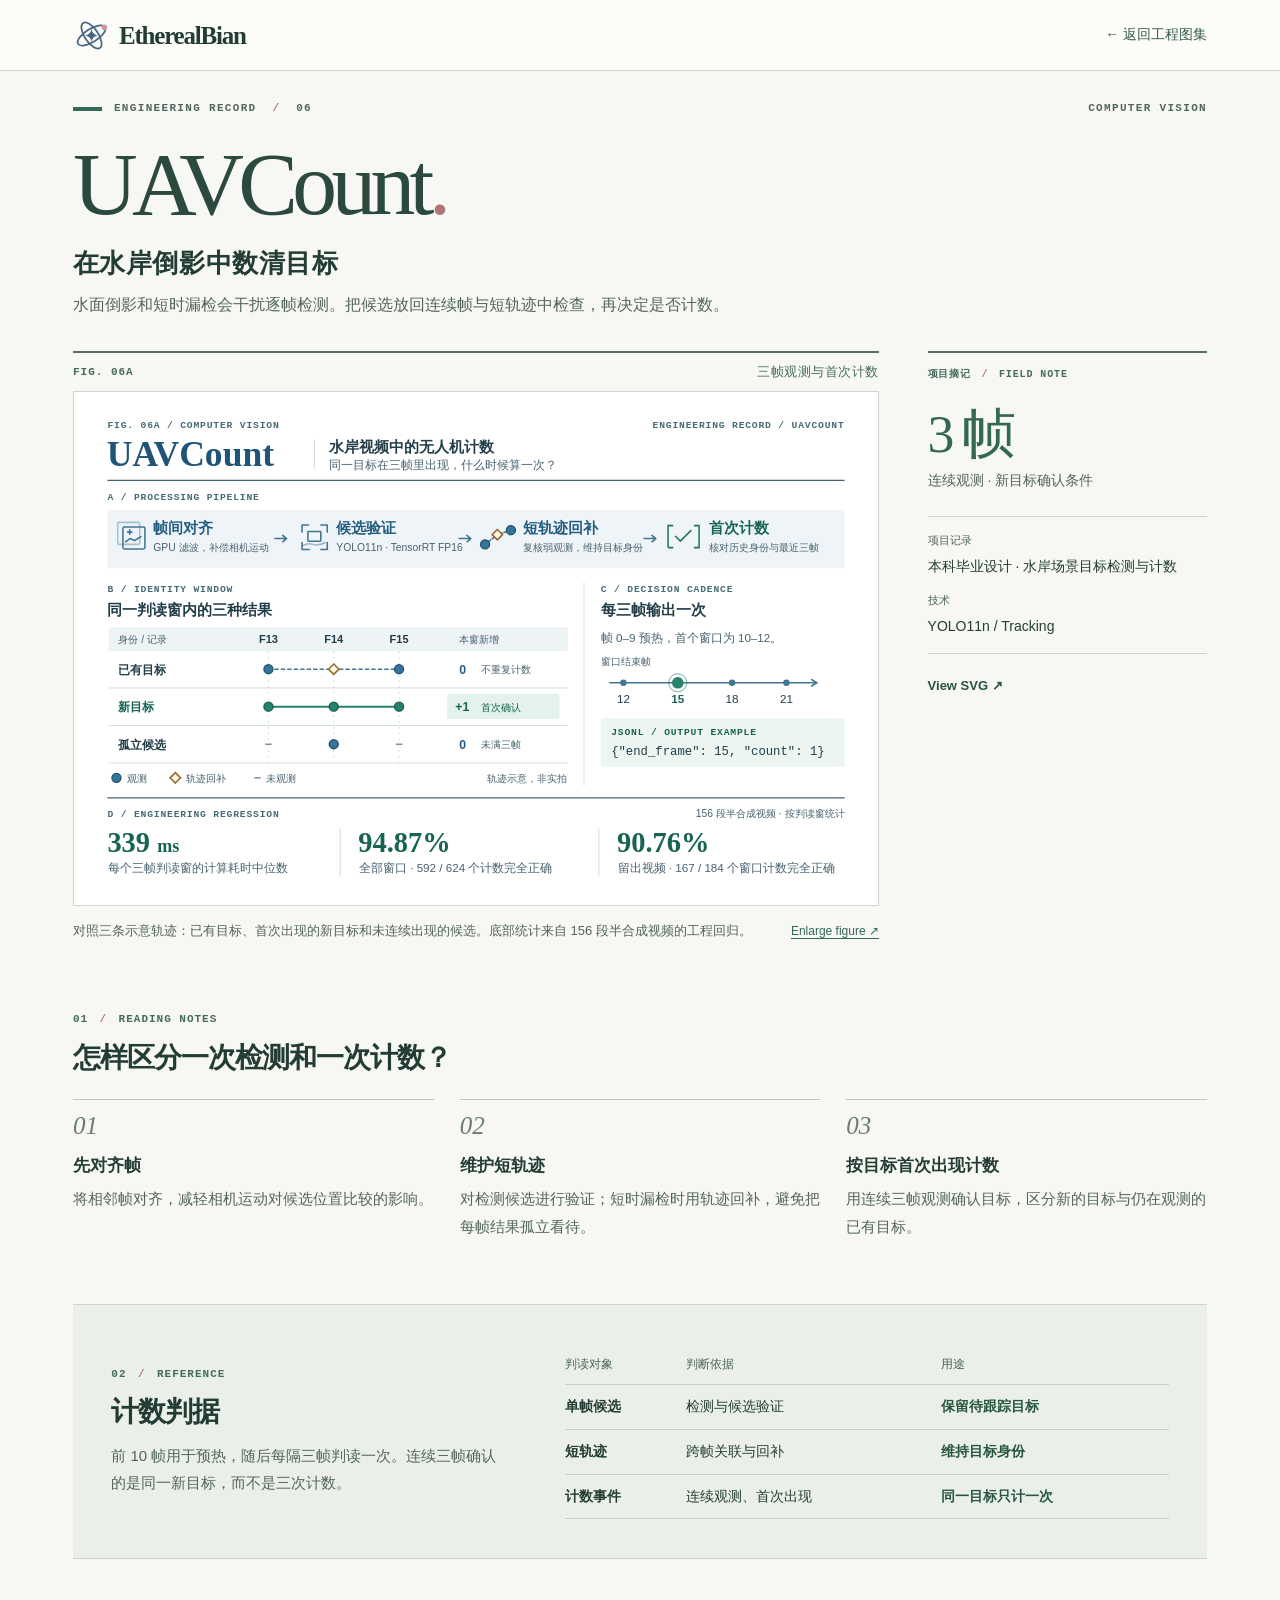
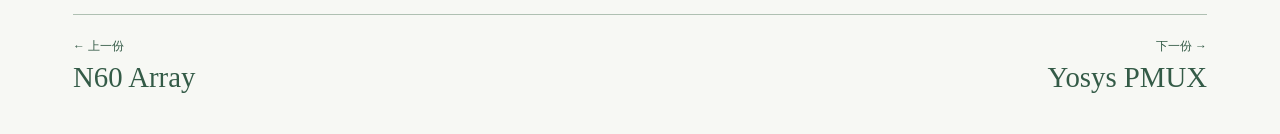
<file: work/uavcount.html>
<!doctype html>
<html lang="zh-CN">
  <head>
    <meta charset="utf-8" />
    <meta name="viewport" content="width=device-width, initial-scale=1" />
    <title>UAVCount · 水岸无人机检测与计数 — EtherealBian 工程图志</title>
    <meta
      name="description"
      content="水面倒影和短时漏检会干扰逐帧检测。把候选放回连续帧与短轨迹中检查，再决定是否计数。"
    />
    <link rel="icon" href="../assets/orbit.svg" type="image/svg+xml" />
    <link rel="stylesheet" href="../style.css" />
    <link rel="stylesheet" href="../dossier.css" />
    <script src="../viewer.js" defer></script>
  </head>
  <body class="dossier">
    <a class="skip" href="#sheet">跳至图志</a>
    <header class="sheet-nav">
      <div class="sheet-wrap">
        <a class="brand" href="../index.html">
          <img src="../assets/orbit.svg" alt="" width="32" height="32" />
          EtherealBian
        </a>
        <a href="../index.html#uavcount">← 返回工程图集</a>
      </div>
    </header>
    <main id="sheet" class="sheet-wrap">
      <header class="sheet-title">
        <div class="issue">
          <span>
            ENGINEERING RECORD
            <i>/</i>
            06
          </span>
          <span>Computer vision</span>
        </div>
        <h1 lang="en">
          UAVCount<b>.</b>
        </h1>
        <h2>在水岸倒影中数清目标</h2>
        <p class="uavcount-intro">水面倒影和短时漏检会干扰逐帧检测。把候选放回连续帧与短轨迹中检查，再决定是否计数。</p>
      </header>
      <div class="exhibit-grid">
        <figure class="evidence" id="fig-1">
          <div class="plate-head">
            <span>FIG. 06A</span>
            <b>三帧观测与首次计数</b>
          </div>
          <a
            class="exhibit"
            data-plate
            href="../assets/plates/uavcount-counting.svg"
            aria-label="放大三帧观测与首次计数示意图"
          >
            <img
              fetchpriority="high"
              decoding="async"
              src="../assets/plates/uavcount-counting.svg"
              alt="三帧计数示意：新目标连续出现三帧计一次，已计目标短时漏检后不重复计数，孤立候选不计数。"
            />
          </a>
          <figcaption>
            <span>对照三条示意轨迹：已有目标、首次出现的新目标和未连续出现的候选。底部统计来自 156 段半合成视频的工程回归。</span>
            <a href="../assets/plates/uavcount-counting.svg" data-plate lang="en">Enlarge figure ↗</a>
          </figcaption>
        </figure>
        <aside class="readout">
          <div class="rail-kicker">
            项目摘记
            <i>/</i>
            FIELD NOTE
          </div>
          <strong>3 帧</strong>
          <p>连续观测 · 新目标确认条件</p>
          <dl>
            <dt>项目记录</dt>
            <dd>本科毕业设计 · 水岸场景目标检测与计数</dd>
            <dt>技术</dt>
            <dd>YOLO11n / Tracking</dd>
          </dl>
          <a href="../assets/plates/uavcount-counting.svg" lang="en">View SVG ↗</a>
        </aside>
      </div>
      <section class="analysis">
        <div class="section-label">
          01
          <i>/</i>
          READING NOTES
        </div>
        <h2>怎样区分一次检测和一次计数？</h2>
        <ol>
          <li>
            <b>先对齐帧</b>
            <p>将相邻帧对齐，减轻相机运动对候选位置比较的影响。</p>
          </li>
          <li>
            <b>维护短轨迹</b>
            <p>对检测候选进行验证；短时漏检时用轨迹回补，避免把每帧结果孤立看待。</p>
          </li>
          <li>
            <b>按目标首次出现计数</b>
            <p>用连续三帧观测确认目标，区分新的目标与仍在观测的已有目标。</p>
          </li>
        </ol>
      </section>
      <section class="record-table">
        <div>
          <div class="section-label">
            02
            <i>/</i>
            REFERENCE
          </div>
          <h2>计数判据</h2>
          <p>前 10 帧用于预热，随后每隔三帧判读一次。连续三帧确认的是同一新目标，而不是三次计数。</p>
        </div>
        <div class="table-wrap">
          <table>
            <thead>
              <tr>
                <th scope="col">判读对象</th>
                <th scope="col">判断依据</th>
                <th scope="col">用途</th>
              </tr>
            </thead>
            <tbody>
              <tr>
                <th scope="row">单帧候选</th>
                <td>检测与候选验证</td>
                <td>保留待跟踪目标</td>
              </tr>
              <tr>
                <th scope="row">短轨迹</th>
                <td>跨帧关联与回补</td>
                <td>维持目标身份</td>
              </tr>
              <tr>
                <th scope="row">计数事件</th>
                <td>连续观测、首次出现</td>
                <td>同一目标只计一次</td>
              </tr>
            </tbody>
          </table>
        </div>
      </section>
      <nav class="sheet-end" aria-label="相邻项目">
        <a href="n60.html">
          <small>← 上一份</small>
          N60 Array
        </a>
        <a href="yosys-pmux.html">
          <small>下一份 →</small>
          Yosys PMUX
        </a>
      </nav>
    </main>
    <dialog id="viewer" aria-labelledby="viewer-title">
      <div class="viewer-bar">
        <h2 id="viewer-title">工程图版</h2>
        <form method="dialog">
          <button autofocus aria-label="关闭图版">
            <span aria-hidden="true">×</span>
          </button>
        </form>
      </div>
      <div class="viewer-canvas" id="viewer-canvas" role="region" aria-label="工程图版，可在原始尺寸下滚动查看"><img alt="" /></div>
      <div class="viewer-foot">
        <button type="button" class="zoom" aria-pressed="false" aria-controls="viewer-canvas">原始尺寸 <span aria-hidden="true">1:1</span></button>
        <a>在浏览器打开原图 ↗</a>
      </div>
    </dialog>
  </body>
</html>
</file>
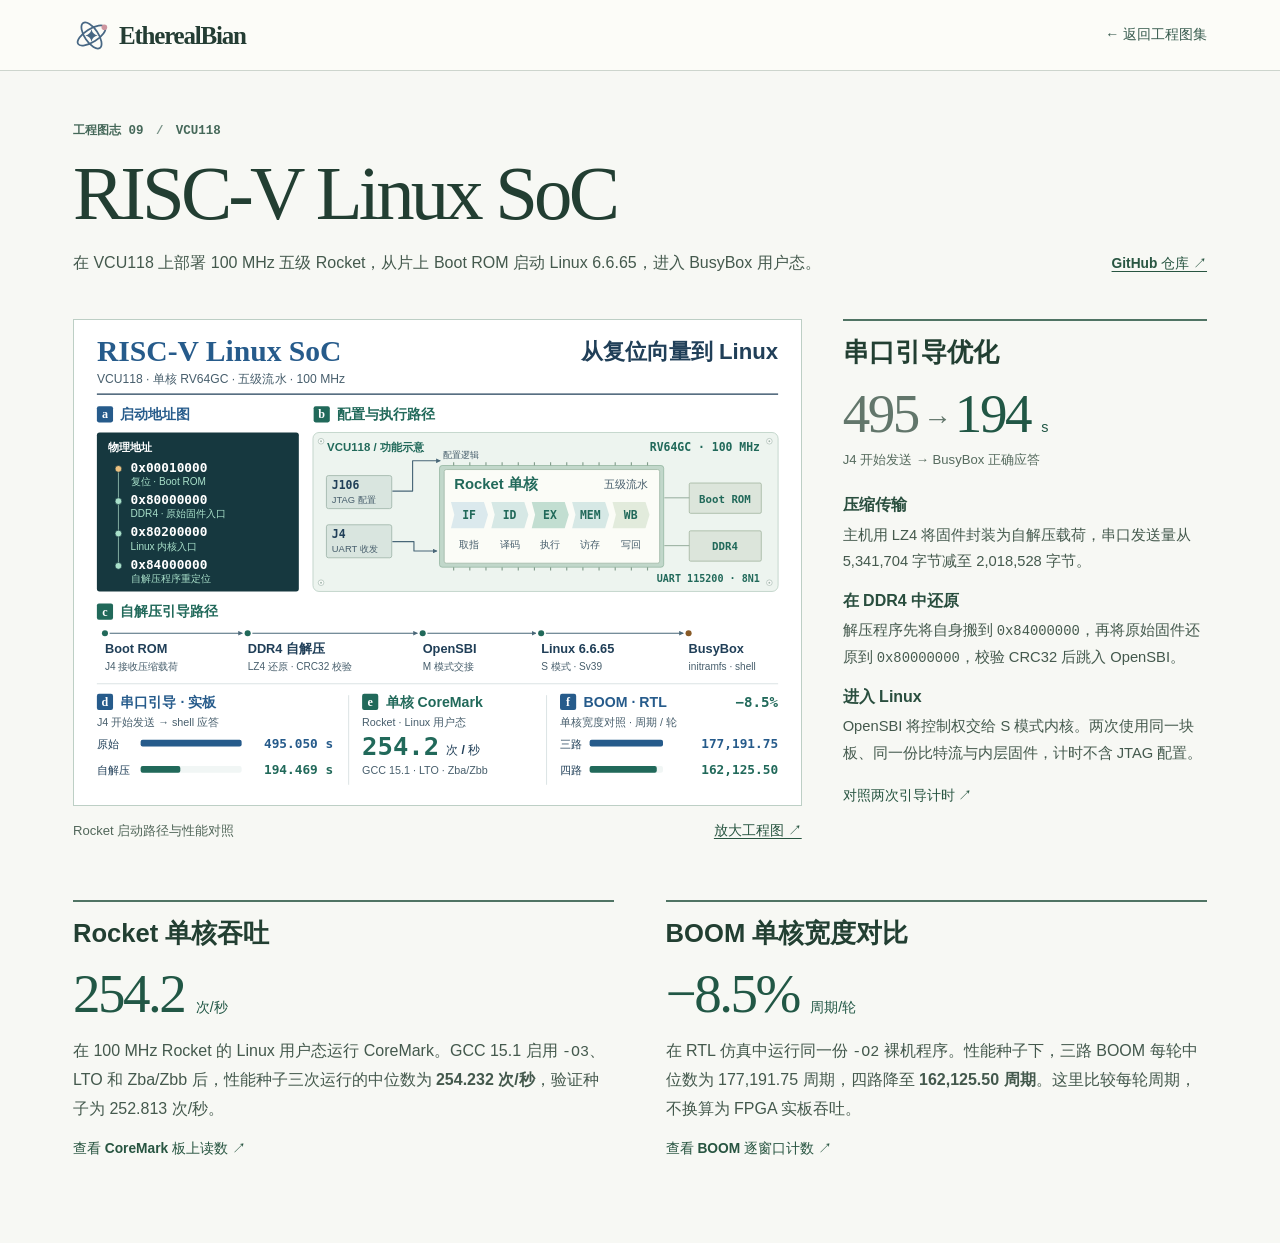
<file: work/vcu118-rocket.html>
<!doctype html>
<html lang="zh-CN">
<head>
  <meta charset="utf-8"><meta name="viewport" content="width=device-width, initial-scale=1">
  <title>RISC-V Linux SoC — EtherealBian 工程图志</title>
  <meta name="description" content="在 VCU118 上部署五级 Rocket，启动 Linux 6.6.65；用 LZ4 缩短串口引导，测量单核 CoreMark，并对比三路与四路 BOOM 的 RTL 周期。">
  <link rel="icon" href="../assets/orbit.svg"><link rel="stylesheet" href="../style.css"><link rel="stylesheet" href="../dossier.css"><link rel="stylesheet" href="../assets/rocket.css">
</head>
<body class="dossier rocket-sheet">
<a class="skip" href="#sheet">跳至项目</a>
<header class="sheet-nav"><div class="sheet-wrap"><a class="brand" href="../index.html"><img src="../assets/orbit.svg" width="32" height="32" alt="">EtherealBian</a><a href="../index.html#vcu118-rocket">← 返回工程图集</a></div></header>
<main id="sheet" class="sheet-wrap">
  <header class="rocket-title">
    <p class="rocket-folio">工程图志 09 <span>/</span> VCU118</p>
    <h1 lang="en">RISC-V Linux SoC</h1>
    <div class="rocket-deck"><p>在 VCU118 上部署 100 MHz 五级 Rocket，从片上 Boot ROM 启动 Linux 6.6.65，进入 BusyBox 用户态。</p><a href="https://github.com/EtherealBian/vcu118-rocket-soc">GitHub 仓库 ↗</a></div>
  </header>
  <div class="rocket-spread">
    <figure class="rocket-figure">
      <a href="../assets/plates/atlas-09-rocket.svg?v=3" aria-label="放大 Rocket 启动与性能工程图"><img src="../assets/plates/atlas-09-rocket.svg?v=3" width="1080" height="720" alt="Rocket 五级流水、启动地址和从串口到 BusyBox 的引导链；下方分别展示实板引导时间、单核吞吐和 BOOM RTL 周期。"></a>
      <figcaption><span>Rocket 启动路径与性能对照</span><a href="../assets/plates/atlas-09-rocket.svg?v=3">放大工程图 ↗</a></figcaption>
    </figure>
    <section class="rocket-boot" aria-labelledby="boot-title">
      <h2 id="boot-title">串口引导优化</h2>
      <p class="rocket-reading"><span>495</span><i aria-hidden="true"> → </i>194 <small>s</small></p>
      <p class="rocket-scope">J4 开始发送 → BusyBox 正确应答</p>
      <dl class="rocket-steps">
        <dt>压缩传输</dt><dd>主机用 LZ4 将固件封装为自解压载荷，串口发送量从 5,341,704 字节减至 2,018,528 字节。</dd>
        <dt>在 DDR4 中还原</dt><dd>解压程序先将自身搬到 <code>0x84000000</code>，再将原始固件还原到 <code>0x80000000</code>，校验 CRC32 后跳入 OpenSBI。</dd>
        <dt>进入 Linux</dt><dd>OpenSBI 将控制权交给 S 模式内核。两次使用同一块板、同一份比特流与内层固件，计时不含 JTAG 配置。</dd>
      </dl>
      <a class="rocket-source" href="https://github.com/EtherealBian/vcu118-rocket-soc/blob/279b0202c83c3b1dc8dfda4d3efeaa2a3f3433af/docs/validation.md">对照两次引导计时 ↗</a>
    </section>
  </div>
  <div class="rocket-comparisons">
    <section aria-labelledby="coremark-title"><h2 id="coremark-title">Rocket 单核吞吐</h2>
      <p class="rocket-stat">254.2 <small>次/秒</small></p>
      <p>在 100 MHz Rocket 的 Linux 用户态运行 CoreMark。GCC 15.1 启用 <code>-O3</code>、LTO 和 Zba/Zbb 后，性能种子三次运行的中位数为 <strong>254.232 次/秒</strong>，验证种子为 252.813 次/秒。</p>
      <a class="rocket-source" href="https://github.com/EtherealBian/vcu118-rocket-soc/blob/279b0202c83c3b1dc8dfda4d3efeaa2a3f3433af/docs/coremark-1000-compilers-board.json">查看 CoreMark 板上读数 ↗</a>
    </section>
    <section aria-labelledby="boom-title"><h2 id="boom-title">BOOM 单核宽度对比</h2>
      <p class="rocket-stat">−8.5% <small>周期/轮</small></p>
      <p>在 RTL 仿真中运行同一份 <code>-O2</code> 裸机程序。性能种子下，三路 BOOM 每轮中位数为 177,191.75 周期，四路降至 <strong>162,125.50 周期</strong>。这里比较每轮周期，不换算为 FPGA 实板吞吐。</p>
      <a class="rocket-source" href="https://github.com/EtherealBian/vcu118-rocket-soc/blob/279b0202c83c3b1dc8dfda4d3efeaa2a3f3433af/docs/perf-mega-o2.json">查看 BOOM 逐窗口计数 ↗</a>
    </section>
  </div>
</main>
</body></html>
</file>
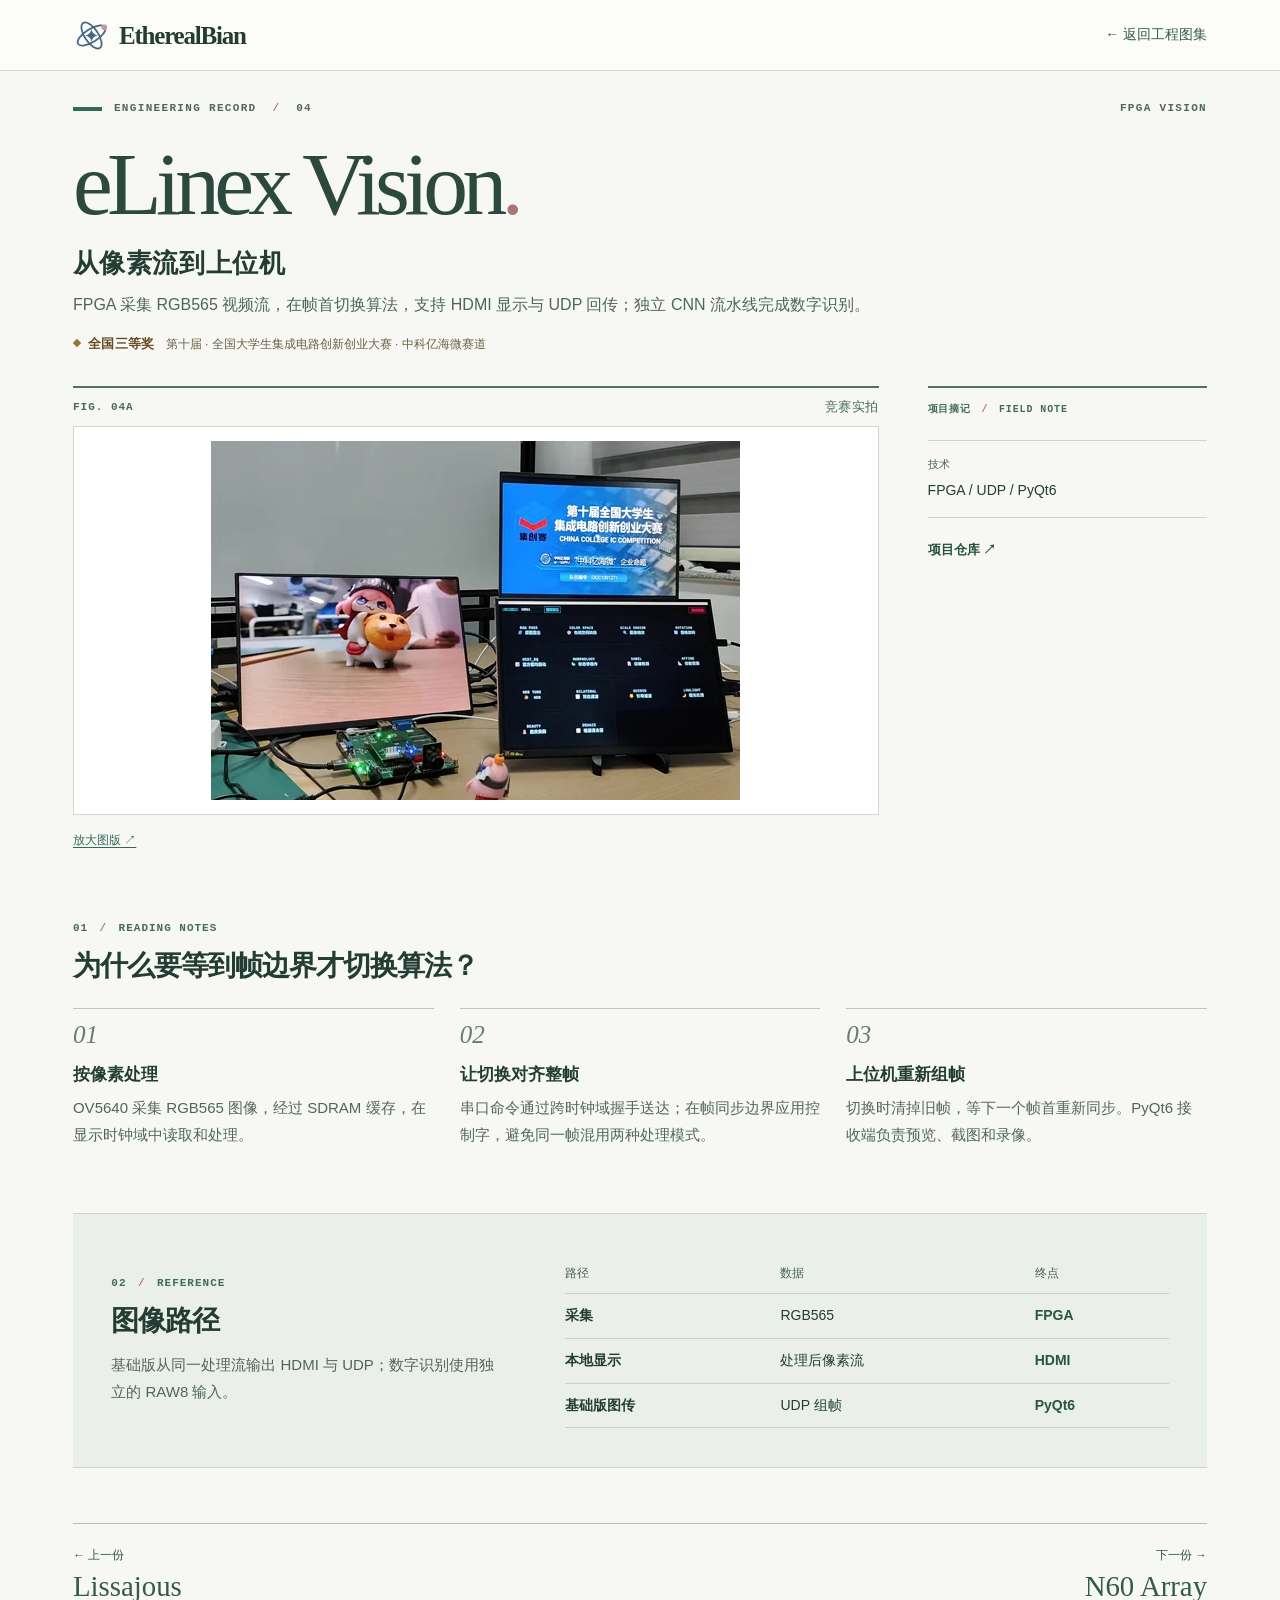
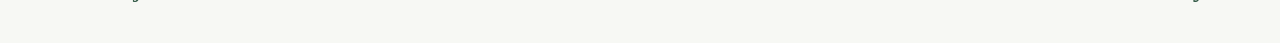
<file: work/vision.html>
<!doctype html>
<html lang="zh-CN">
  <head>
    <meta charset="utf-8" />
    <meta name="viewport" content="width=device-width, initial-scale=1" />
    <title>FPGA 实时图像处理与 UDP 图传 — EtherealBian 工程图志</title>
    <meta
      name="description"
      content="FPGA 采集 RGB565 视频流，在帧首切换算法，支持 HDMI 显示与 UDP 回传；独立 CNN 流水线完成数字识别。"
    />
    <link rel="icon" href="../assets/orbit.svg" type="image/svg+xml" />
    <link rel="stylesheet" href="../style.css" />
    <link rel="stylesheet" href="../dossier.css" />
    <script src="../viewer.js" defer></script>
  </head>
  <body class="dossier">
    <a class="skip" href="#sheet">跳至图志</a>
    <header class="sheet-nav">
      <div class="sheet-wrap">
        <a class="brand" href="../index.html">
          <img src="../assets/orbit.svg" alt="" width="32" height="32" />
          EtherealBian
        </a>
        <a href="../index.html#vision">← 返回工程图集</a>
      </div>
    </header>
    <main id="sheet" class="sheet-wrap">
      <header class="sheet-title">
        <div class="issue">
          <span>
            ENGINEERING RECORD
            <i>/</i>
            04
          </span>
          <span>FPGA vision</span>
        </div>
        <h1 lang="en">eLinex Vision<b>.</b></h1>
        <h2>从像素流到上位机</h2>
        <p class="vision-intro">FPGA 采集 RGB565 视频流，在帧首切换算法，支持 HDMI 显示与 UDP 回传；独立 CNN 流水线完成数字识别。</p>
        <div class="honor-line">
          <strong>全国三等奖</strong><span>第十届 · 全国大学生集成电路创新创业大赛 · 中科亿海微赛道</span>
        </div>
      </header>
      <div class="exhibit-grid">
        <figure class="evidence" id="fig-1">
          <div class="plate-head">
            <span>FIG. 04A</span>
            <b>竞赛实拍</b>
          </div>
          <a
            class="exhibit"
            data-plate
            href="../assets/elinx-competition-demo.png"
            aria-label="查看竞赛实拍原图"
          >
            <img
              fetchpriority="high"
              decoding="async"
              src="../assets/plates/vision.webp"
              alt="竞赛工作台上的 FPGA 开发板、HDMI 显示器与上位机。"
            />
          </a>
          <figcaption>
            <a href="../assets/elinx-competition-demo.png" data-plate>放大图版 ↗</a>
          </figcaption>
        </figure>
        <aside class="readout">
          <div class="rail-kicker">
            项目摘记
            <i>/</i>
            FIELD NOTE
          </div>
          <dl>
            <dt>技术</dt>
            <dd>FPGA / UDP / PyQt6</dd>
          </dl>
          <a href="https://github.com/EtherealBian/elinx-vision-stream">项目仓库 ↗</a>
        </aside>
      </div>
      <section class="analysis">
        <div class="section-label">
          01
          <i>/</i>
          READING NOTES
        </div>
        <h2>为什么要等到帧边界才切换算法？</h2>
        <ol>
          <li>
            <b>按像素处理</b>
            <p>OV5640 采集 RGB565 图像，经过 SDRAM 缓存，在显示时钟域中读取和处理。</p>
          </li>
          <li>
            <b>让切换对齐整帧</b>
            <p>串口命令通过跨时钟域握手送达；在帧同步边界应用控制字，避免同一帧混用两种处理模式。</p>
          </li>
          <li>
            <b>上位机重新组帧</b>
            <p>切换时清掉旧帧，等下一个帧首重新同步。PyQt6 接收端负责预览、截图和录像。</p>
          </li>
        </ol>
      </section>
      <section class="record-table">
        <div>
          <div class="section-label">
            02
            <i>/</i>
            REFERENCE
          </div>
          <h2>图像路径</h2>
          <p>基础版从同一处理流输出 HDMI 与 UDP；数字识别使用独立的 RAW8 输入。</p>
        </div>
        <div class="table-wrap">
          <table>
            <thead>
              <tr>
                <th scope="col">路径</th>
                <th scope="col">数据</th>
                <th scope="col">终点</th>
              </tr>
            </thead>
            <tbody>
              <tr>
                <th scope="row">采集</th>
                <td>RGB565</td>
                <td>FPGA</td>
              </tr>
              <tr>
                <th scope="row">本地显示</th>
                <td>处理后像素流</td>
                <td>HDMI</td>
              </tr>
              <tr>
                <th scope="row">基础版图传</th>
                <td>UDP 组帧</td>
                <td>PyQt6</td>
              </tr>
            </tbody>
          </table>
        </div>
      </section>
      <nav class="sheet-end" aria-label="相邻项目">
        <a href="lissajous.html">
          <small>← 上一份</small>
          Lissajous
        </a>
        <a href="n60.html">
          <small>下一份 →</small>
          N60 Array
        </a>
      </nav>
    </main>
    <dialog id="viewer" aria-labelledby="viewer-title">
      <div class="viewer-bar">
        <h2 id="viewer-title">工程图版</h2>
        <form method="dialog">
          <button autofocus aria-label="关闭图版">
            <span aria-hidden="true">×</span>
          </button>
        </form>
      </div>
      <div
        class="viewer-canvas"
        id="viewer-canvas"
        role="region"
        aria-label="工程图版，可在原始尺寸下滚动查看"
      >
        <img alt="" />
      </div>
      <div class="viewer-foot">
        <button type="button" class="zoom" aria-pressed="false" aria-controls="viewer-canvas">
          原始尺寸 <span aria-hidden="true">1:1</span>
        </button>
        <a>在浏览器打开原图 ↗</a>
      </div>
    </dialog>
  </body>
</html>
</file>
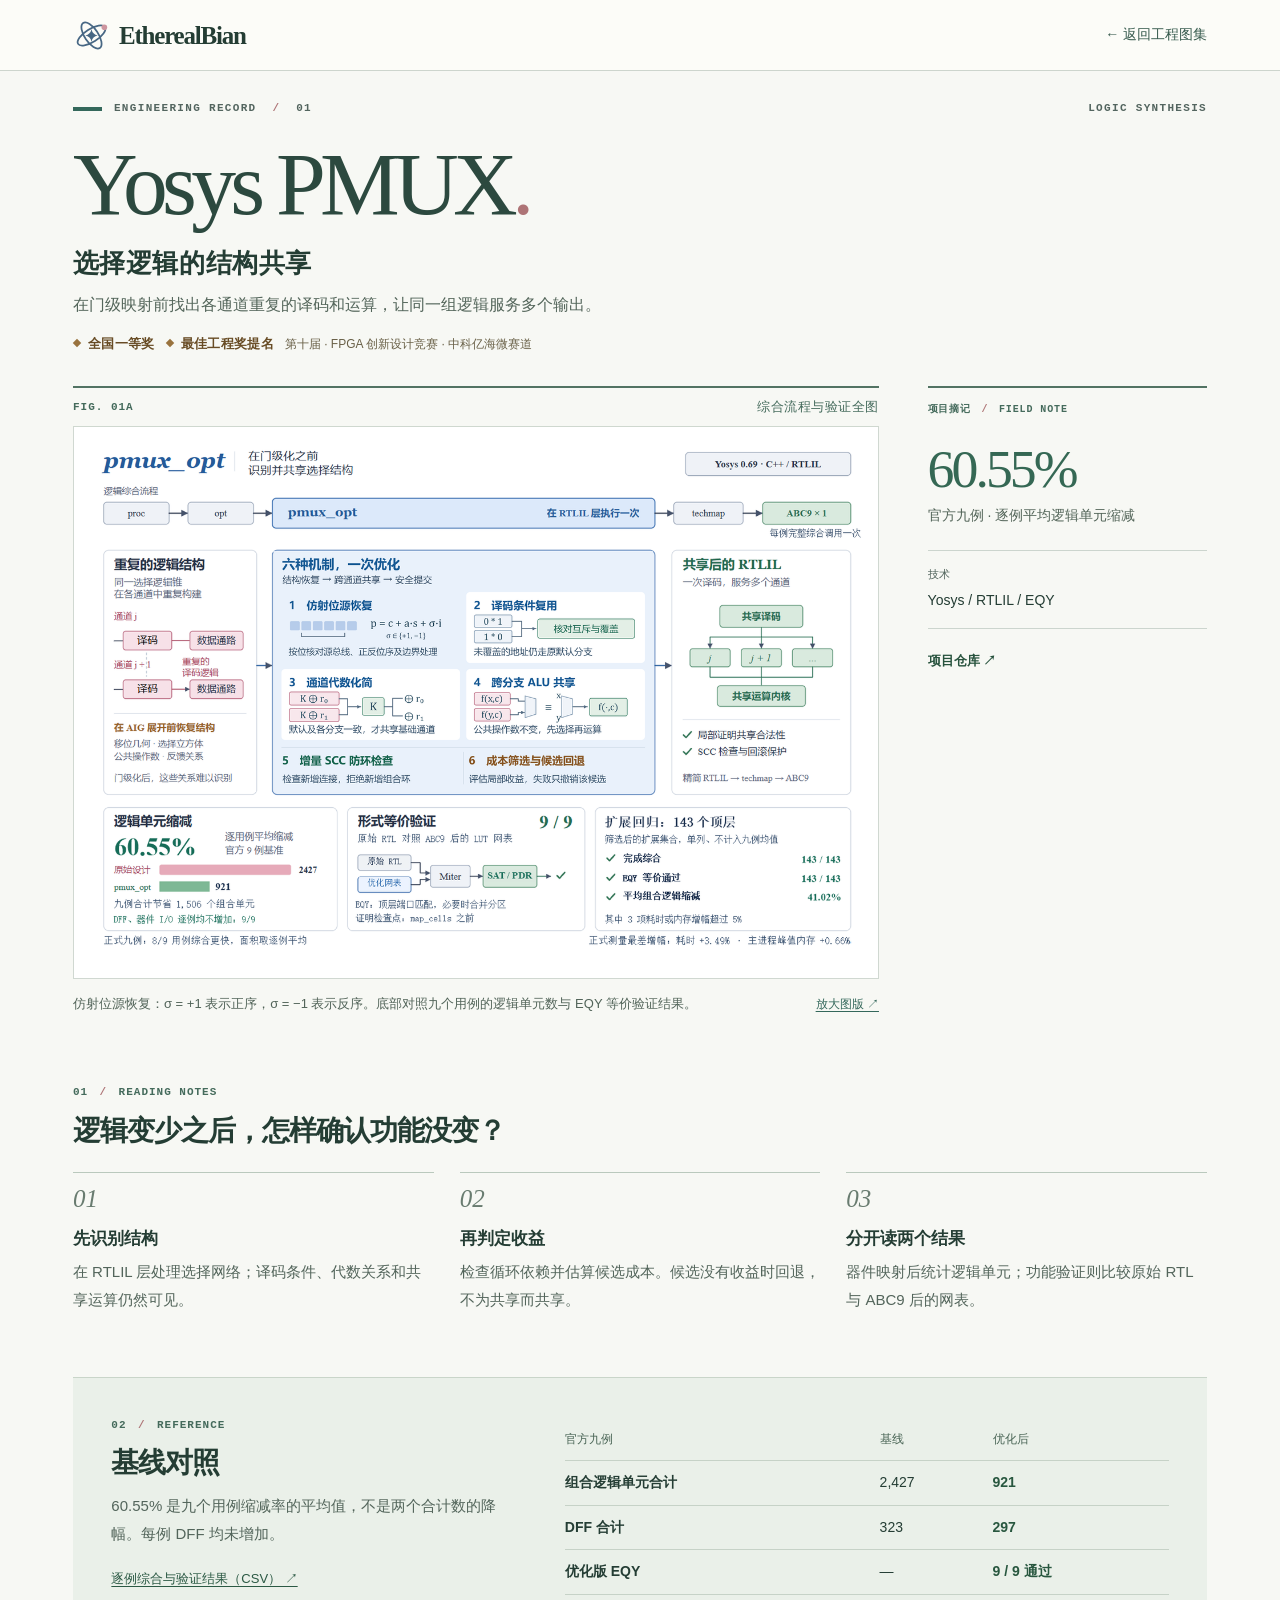
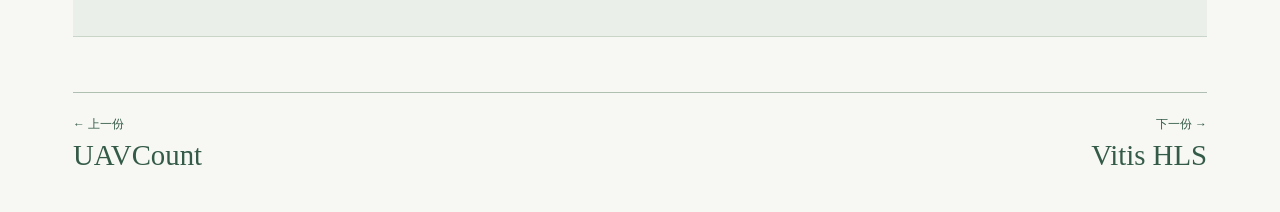
<file: work/yosys-pmux.html>
<!doctype html>
<html lang="zh-CN">
  <head>
    <meta charset="utf-8" />
    <meta name="viewport" content="width=device-width, initial-scale=1" />
    <title>Yosys PMUX 结构优化 — EtherealBian 工程图志</title>
    <meta name="description" content="在门级映射前找出各通道重复的译码和运算，让同一组逻辑服务多个输出。" />
    <link rel="icon" href="../assets/orbit.svg" type="image/svg+xml" />
    <link rel="stylesheet" href="../style.css" />
    <link rel="stylesheet" href="../dossier.css" />
    <script src="../viewer.js" defer></script>
  </head>
  <body class="dossier">
    <a class="skip" href="#sheet">跳至图志</a>
    <header class="sheet-nav">
      <div class="sheet-wrap">
        <a class="brand" href="../index.html">
          <img src="../assets/orbit.svg" alt="" width="32" height="32" />
          EtherealBian
        </a>
        <a href="../index.html#yosys-pmux">← 返回工程图集</a>
      </div>
    </header>
    <main id="sheet" class="sheet-wrap">
      <header class="sheet-title">
        <div class="issue">
          <span>
            ENGINEERING RECORD
            <i>/</i>
            01
          </span>
          <span>Logic synthesis</span>
        </div>
        <h1 lang="en">Yosys PMUX<b>.</b></h1>
        <h2>选择逻辑的结构共享</h2>
        <p>在门级映射前找出各通道重复的译码和运算，让同一组逻辑服务多个输出。</p>
        <div class="honor-line">
          <strong>全国一等奖</strong><strong>最佳工程奖提名</strong><span>第十届 · FPGA 创新设计竞赛 · 中科亿海微赛道</span>
        </div>
      </header>
      <div class="exhibit-grid">
        <figure class="evidence" id="fig-1">
          <div class="plate-head">
            <span>FIG. 01A</span>
            <b>综合流程与验证全图</b>
          </div>
          <a
            class="exhibit"
            data-plate
            href="../assets/pmux-overview-zh.png?v=d70774b0"
            aria-label="查看综合流程与验证全图原图"
          >
            <img
              fetchpriority="high"
              decoding="async"
              src="../assets/pmux-overview-zh.webp?v=d6421fce"
              alt="Yosys PMUX 综合流程、六项优化机制与九例验证结果。仿射位源恢复分别匹配正序和反序取位。"
            />
          </a>
          <figcaption>
            <span>
              仿射位源恢复：σ = +1 表示正序，σ = −1 表示反序。底部对照九个用例的逻辑单元数与 EQY 等价验证结果。
            </span>
            <a href="../assets/pmux-overview-zh.png?v=d70774b0" data-plate>放大图版 ↗</a>
          </figcaption>
        </figure>
        <aside class="readout">
          <div class="rail-kicker">
            项目摘记
            <i>/</i>
            FIELD NOTE
          </div>
          <strong>60.55%</strong>
          <p>官方九例 · 逐例平均逻辑单元缩减</p>
          <dl>
            <dt>技术</dt>
            <dd>Yosys / RTLIL / EQY</dd>
          </dl>
          <a href="https://github.com/EtherealBian/yosys-pmux-opt">项目仓库 ↗</a>
        </aside>
      </div>
      <section class="analysis">
        <div class="section-label">
          01
          <i>/</i>
          READING NOTES
        </div>
        <h2>逻辑变少之后，怎样确认功能没变？</h2>
        <ol>
          <li>
            <b>先识别结构</b>
            <p>在 RTLIL 层处理选择网络；译码条件、代数关系和共享运算仍然可见。</p>
          </li>
          <li>
            <b>再判定收益</b>
            <p>检查循环依赖并估算候选成本。候选没有收益时回退，不为共享而共享。</p>
          </li>
          <li>
            <b>分开读两个结果</b>
            <p>器件映射后统计逻辑单元；功能验证则比较原始 RTL 与 ABC9 后的网表。</p>
          </li>
        </ol>
      </section>
      <section class="record-table">
        <div>
          <div class="section-label">
            02
            <i>/</i>
            REFERENCE
          </div>
          <h2>基线对照</h2>
          <p>60.55% 是九个用例缩减率的平均值，不是两个合计数的降幅。每例 DFF 均未增加。</p>
          <div class="bench-links">
            <a href="https://github.com/EtherealBian/yosys-pmux-opt/blob/main/docs/contest-results.csv"
              >逐例综合与验证结果（CSV） ↗</a
            >
          </div>
        </div>
        <div class="table-wrap">
          <table>
            <thead>
              <tr>
                <th scope="col">官方九例</th>
                <th scope="col">基线</th>
                <th scope="col">优化后</th>
              </tr>
            </thead>
            <tbody>
              <tr>
                <th scope="row">组合逻辑单元合计</th>
                <td>2,427</td>
                <td>921</td>
              </tr>
              <tr>
                <th scope="row">DFF 合计</th>
                <td>323</td>
                <td>297</td>
              </tr>
              <tr>
                <th scope="row">优化版 EQY</th>
                <td>—</td>
                <td>9 / 9 通过</td>
              </tr>
            </tbody>
          </table>
        </div>
      </section>
      <nav class="sheet-end" aria-label="相邻项目">
        <a href="uavcount.html">
          <small>← 上一份</small>
          UAVCount
        </a>
        <a href="spectrum.html">
          <small>下一份 →</small>
          Vitis HLS
        </a>
      </nav>
    </main>
    <dialog id="viewer" aria-labelledby="viewer-title">
      <div class="viewer-bar">
        <h2 id="viewer-title">工程图版</h2>
        <form method="dialog">
          <button autofocus aria-label="关闭图版">
            <span aria-hidden="true">×</span>
          </button>
        </form>
      </div>
      <div
        class="viewer-canvas"
        id="viewer-canvas"
        role="region"
        aria-label="工程图版，可在原始尺寸下滚动查看"
      >
        <img alt="" />
      </div>
      <div class="viewer-foot">
        <button type="button" class="zoom" aria-pressed="false" aria-controls="viewer-canvas">
          原始尺寸 <span aria-hidden="true">1:1</span>
        </button>
        <a>在浏览器打开原图 ↗</a>
      </div>
    </dialog>
  </body>
</html>
</file>
<file: style.css>
/* Etherealbian · 硬件研究手记。颜色分别用于墨色、图版、注释和纸张。 */
:root {
  color-scheme: light;
  --paper: #f8f7f3;
  --white: #fffefa;
  --ink: #273545;
  --muted: #546270;
  --blue: #4a6988;
  --blue-soft: #e7eef3;
  --pink: #c58e9b;
  --sage: #96aaa0;
  --rule: #d4d9d8;
  --display: Georgia, "Times New Roman", serif;
  --sans: Inter, "Segoe UI", "Noto Sans SC", "Microsoft YaHei", sans-serif;
  --mono: "Cascadia Mono", Consolas, "Courier New", monospace;
  --ease: cubic-bezier(0.22, 0.7, 0.24, 1);
  --gutter: clamp(24px, 5.7vw, 96px);
}
*,
*::before,
*::after {
  box-sizing: border-box;
}
html {
  scroll-behavior: smooth;
  scroll-padding-top: 94px;
}
body {
  margin: 0;
  background: var(--paper);
  color: var(--ink);
  font: 16px/1.65 var(--sans);
  -webkit-text-size-adjust: 100%;
}
.wrap {
  width: min(calc(100% - var(--gutter) * 2), 1280px);
  margin-inline: auto;
}
a {
  color: inherit;
  text-underline-offset: 0.24em;
}
a:not(:hover) {
  text-decoration: none;
}
button,
summary {
  font: inherit;
  color: inherit;
  cursor: pointer;
}
button {
  touch-action: manipulation;
}
button:disabled {
  cursor: default;
}
button:focus-visible,
a:focus-visible,
summary:focus-visible {
  outline: 3px solid #3d729c;
  outline-offset: 4px;
}
a:focus-visible {
  border-radius: 3px;
}
h1,
h2,
h3,
h4,
p,
figure,
ul,
dl,
dd {
  margin: 0;
}
ul {
  list-style: none;
  padding: 0;
}
img {
  display: block;
  max-width: 100%;
}
[hidden] {
  display: none !important;
}
::selection {
  background: #dbe5eb;
}
.icon-library,
.sr-only {
  position: absolute;
  width: 1px;
  height: 1px;
  overflow: hidden;
  clip-path: inset(100%);
}
.icon {
  fill: none;
  stroke: currentColor;
  stroke-width: 1.6;
  stroke-linecap: round;
  stroke-linejoin: round;
  flex: none;
}
.skip {
  position: fixed;
  z-index: 10;
  left: 1rem;
  top: 1rem;
  background: white;
  padding: 0.6rem 1rem;
  transform: translateY(-180%);
}
.skip:focus {
  transform: none;
}
/* 页眉与章节目录 */
.masthead {
  position: sticky;
  top: 0;
  z-index: 5;
  background: rgba(248, 247, 243, 0.96);
  border-bottom: 1px solid var(--rule);
  backdrop-filter: blur(10px);
}
.bar {
  display: flex;
  align-items: center;
  gap: clamp(18px, 3vw, 46px);
  min-height: 75px;
}
.brand {
  display: inline-flex;
  align-items: center;
  gap: 9px;
  font: 600 25px/1 var(--display);
  letter-spacing: -1.2px;
  text-decoration: none !important;
}
.brand img {
  width: 37px;
  height: 37px;
}
.bar nav {
  margin-left: auto;
  display: flex;
  align-items: center;
  gap: clamp(15px, 2.3vw, 34px);
}
.bar nav a {
  position: relative;
  display: inline-flex;
  align-items: center;
  min-height: 44px;
  font-size: 14px;
  font-weight: 550;
  color: var(--muted);
  text-decoration: none;
}
.bar nav a::after {
  content: "";
  position: absolute;
  left: 0;
  right: 0;
  bottom: 4px;
  height: 2px;
  background: var(--blue);
  transform: scaleX(0);
  transform-origin: left;
  transition: transform 0.22s var(--ease);
}
.bar nav a:is(:hover, [aria-current]) {
  color: var(--ink);
}
.bar nav a:is(:hover, [aria-current])::after {
  transform: scaleX(1);
}
.header-git,
.nav-toggle {
  display: grid;
  place-items: center;
  width: 44px;
  height: 44px;
}
.header-git {
  border-left: 1px solid var(--rule);
  padding-left: 15px;
}
.header-git:hover {
  color: var(--blue);
}
.nav-toggle,
.nav-toggle .icon:last-child {
  display: none;
}
.nav-toggle[aria-expanded="true"] .icon:first-child {
  display: none;
}
.nav-toggle[aria-expanded="true"] .icon:last-child {
  display: block;
}
/* 章节眉题与图注 */
.chapter,
.paper-meta,
.when,
.endmark small,
.paper-visual > span,
.paper-visual small {
  font-family: var(--mono);
}
.chapter {
  display: flex;
  align-items: center;
  gap: 11px;
  color: var(--blue);
  font-size: 11px;
  line-height: 1.35;
  letter-spacing: 0.12em;
  font-weight: 600;
}
.chapter b {
  color: #9b6e77;
}
.tags {
  display: flex;
  flex-wrap: wrap;
  gap: 6px;
}
.tags li {
  display: inline-block;
  color: #4f6372;
  background: #eaf0f3;
  border: 1px solid #d9e2e6;
  border-radius: 4px;
  padding: 2px 8px;
  font: 12px/1.5 var(--mono);
}
.hero-actions {
  display: flex;
  flex-wrap: wrap;
  gap: 11px;
  margin-top: 28px;
}
.btn {
  display: inline-flex;
  align-items: center;
  justify-content: center;
  gap: 13px;
  min-height: 45px;
  padding: 10px 18px;
  border-radius: 7px;
  font: 600 14px/1.4 var(--sans);
  transition:
    transform 0.22s var(--ease),
    background-color 0.22s;
}
.btn:hover {
  text-decoration: none;
  transform: translateY(-2px);
}
.btn .icon {
  width: 16px;
  height: 16px;
}
.btn.primary {
  background: #344c64;
  color: white;
  border: 1px solid #344c64;
}
.btn.primary:hover {
  background: #426481;
}
.btn.secondary {
  background: var(--white);
  border: 1px solid #c6d0d4;
}
.btn.secondary:hover {
  background: #eaf0f2;
}
.chapter-section {
  padding-block: 68px 74px;
}
.chapter-section + .chapter-section {
  border-top: 1px solid var(--rule);
}
.section-head {
  display: flex;
  align-items: flex-end;
  justify-content: space-between;
  gap: 1rem;
  margin-bottom: 28px;
}
.chapter {
  font-size: 10px;
  letter-spacing: 0.15em;
}
.chapter i {
  width: 19px;
  height: 2px;
  background: var(--pink);
}
.chapter b {
  font-weight: 400;
}
.section-head h2,
.contact h2 {
  font: 400 clamp(40px, 4.05vw, 62px) / 1.12 var(--display);
  letter-spacing: -0.055em;
  margin-top: 10px;
}
.period,
.contact h2 span {
  color: #ab7484;
}
.chapter-cn {
  color: var(--muted);
  font-size: 14px;
  letter-spacing: 0.15em;
}
#projects .section-head {
  flex-wrap: wrap;
}
.filters { display: none; }
.enhanced .filters {
  display: flex;
  gap: 4px;
  flex-wrap: wrap;
}
.filters button {
  min-height: 44px;
  padding: 6px 14px;
  border: 1px solid transparent;
  border-radius: 24px;
  background: transparent;
  font-size: 14px;
  color: var(--muted);
}
.filters button:is(:hover, :focus-visible) { background: #e8eeea; }
.filters button[aria-pressed="true"] { background: #295553; color: white; }
.project p,
details p {
  color: var(--muted);
  line-height: 1.85;
}
.text-link {
  display: inline-flex;
  align-items: center;
  gap: 6px;
  min-height: 42px;
  font-weight: 600;
  font-size: 13px;
  color: var(--blue);
}
.text-link .icon {
  width: 15px;
  height: 15px;
  transition: transform 0.2s var(--ease);
}
.text-link:hover .icon {
  transform: translate(2px, -2px);
}
details {
  border-top: 1px solid var(--rule);
}
summary {
  display: flex;
  align-items: center;
  justify-content: space-between;
  gap: 16px;
  min-height: 44px;
  list-style: none;
  font-size: 13px;
  font-weight: 600;
  color: var(--blue);
}
summary::-webkit-details-marker {
  display: none;
}
summary .icon {
  width: 14px;
  height: 14px;
  transition: transform 0.25s;
}
details[open] > summary .icon {
  transform: rotate(45deg);
}
@media (hover: hover) and (pointer: fine) {
  .text-link:hover {
    color: #253e58;
  }
}
/* 研究书目、教育与实验笔记 */
.paper {
  display: grid;
  grid-template-columns: minmax(170px, 0.46fr) minmax(0, 1.8fr);
  background: #fbfcfa;
  border: 1px solid #cbd5d8;
  border-radius: 16px;
  overflow: hidden;
  box-shadow: 0 4px 24px rgba(0, 0, 0, 0.04);
  cursor: default;
}
.paper-visual {
  display: flex;
  flex-direction: column;
  align-items: center;
  justify-content: center;
  gap: 14px;
  padding: 25px 14px;
  background: #e4edf1 radial-gradient(#9db4c350 0.75px, transparent 0.85px) 0 0 / 9px 9px;
  color: #516878;
}
.paper-visual > span, .paper-visual small {
  font-size: 10px;
  letter-spacing: 0.06em;
  text-align: center;
}
.paper-visual svg { width: min(100%, 180px); height: auto; }
.paper-copy { min-width: 0; padding: clamp(24px, 3.5vw, 50px); }
.paper-meta {
  display: flex;
  justify-content: space-between;
  align-items: center;
  flex-wrap: wrap;
  gap: 6px 12px;
  font-size: 11px;
  letter-spacing: 0.08em;
  color: var(--blue);
}
.paper .status {
  padding: 3px 9px;
  border-radius: 20px;
  background: #f4eedf;
  color: #705927;
  letter-spacing: 0;
  white-space: nowrap;
}
.paper h3 {
  max-width: 36ch;
  margin: clamp(24px, 2.4vw, 32px) 0 12px;
  font: 400 clamp(26px, 2.45vw, 39px)/1.2 var(--display);
  letter-spacing: -0.03em;
  text-wrap: balance;
}
.venue {
  display: flex;
  align-items: baseline;
  flex-wrap: wrap;
  gap: 2px 9px;
  font-size: 14px;
  color: var(--muted);
}
.venue strong { color: var(--ink); }
.venue-separator { color: #a3adb5; }
.paper-abstract {
  max-width: 72ch;
  margin: 18px 0 12px;
  font-size: 15px;
  line-height: 1.65;
  color: #38444d;
}
.paper-contact { display: flex; justify-content: flex-end; }
.paper-contact a {
  display: inline-flex;
  align-items: center;
  gap: 7px;
  min-height: 44px;
  font-size: 13px;
  color: var(--muted);
  cursor: pointer;
}
.paper-contact a:not(:hover) { text-decoration: underline; text-decoration-color: #a6b3ba; }
.paper-contact a:is(:hover, :focus-visible) { color: #304e65; text-decoration: underline; }
@media (hover: hover) and (prefers-reduced-motion: no-preference) {
  .paper-visual:hover .scanline { animation: readout 2s var(--ease) 1; }
}
@keyframes readout {
  45% {
    transform: translateY(36px);
  }
  75% {
    transform: translateY(-18px);
  }
}
/* 扉页只放标题、原环图与研究方向。布局留出独立的网格轨道，不用图文叠层。 */
.ring-cover {
  container-type: inline-size;
  display: grid;
  grid-template-columns: minmax(0, 1.3fr) minmax(0, 1fr);
  grid-template-rows: clamp(16px, 2vw, 32px) auto auto;
  gap: 0 clamp(16px, 3vw, 48px);
  align-items: center;
  padding-block: clamp(5px, .7vw, 14px) clamp(20px, 2.4vw, 36px);
  border-bottom: 1px solid var(--rule);
}
.ring-cover h1 {
  grid-area: 2 / 1;
  margin: 0;
  color: #263e40;
  font: 400 clamp(2.8rem, 7.2vw, 7.2rem)/1.17 var(--display);
  font-size: clamp(2.7rem, 7.8cqi, 6.7rem);
  letter-spacing: -.05em;
}
.ring-cover h1 > span { display: inline-block; }
.ring-cover h1 > span:last-child { display: block; }
.cover-ring {
  position: relative;
  overflow: clip;
  grid-area: 1 / 2 / 4;
  width: min(100%, 32rem);
  justify-self: center;
}
.cover-ring picture { display: block; }
.cover-ring img { width: 100%; height: auto; }
.ring-toggle { display: none; }
@keyframes cover-ring-turn {
  from { transform: rotate(0turn); }
  to { transform: rotate(1turn); }
}
@media (prefers-reduced-motion: no-preference) {
  .cover-ring img { animation: cover-ring-turn 72s linear infinite; }
  .ring-toggle {
    display: block;
    position: absolute;
    inset: 0;
    z-index: 1;
    width: 100%;
    height: 100%;
    margin: 0;
    opacity: 0;
    cursor: pointer;
  }
  .ring-toggle:focus-visible + picture { outline: 2px solid var(--blue); outline-offset: -3px; }
  .ring-toggle:checked + picture img { animation-play-state: paused; }
}
.cover-focus {
  align-self: start;
  grid-area: 3 / 1;
  margin-top: 20px;
  color: #4c605d;
  font-size: 1rem;
  line-height: 1.8;
}
/* 定位与方向分开；换行后的首项不带分隔点。 */
.cover-position { color: #344e48; }
.cover-position strong {
  display: flex;
  flex-wrap: wrap;
  column-gap: .8em;
  overflow: hidden;
}
.cover-position [lang] { position: relative; }
.cover-position [lang]::before {
  content: "";
  position: absolute;
  inset-inline-start: -.4em;
  top: 50%;
  height: .85em;
  border-inline-start: 1px solid currentColor;
  transform: translateY(-50%);
}
.cover-topics {
  display: grid;
  grid-template-columns: max-content minmax(0, 1fr);
  align-items: baseline;
  gap: .42em 1.2em;
  margin-block-start: 1.15rem;
  font-size: .96em;
  line-height: 1.65;
}
.cover-topics dt {
  color: #31564d;
  font: italic 1.24em/1.35 var(--display);
}
.cover-topics dd { min-width: 0; }
.cover-topics ul {
  display: flex;
  flex-wrap: wrap;
  column-gap: .9em;
  overflow: hidden;
}
.cover-topics li { position: relative; }
.cover-topics li::before {
  content: "";
  position: absolute;
  inset-inline-start: -.45em;
  inset-block-start: .825em;
  width: 3px;
  height: 3px;
  border-radius: 50%;
  background: currentColor;
  transform: translate(-50%, -50%);
}
@media (max-width: 680px) {
  .ring-cover {
    grid-template-columns: minmax(0, 1.17fr) minmax(0, .83fr);
    grid-template-rows: auto auto;
    gap: 14px 8px;
    padding-block: clamp(16px, 3.5vw, 24px) 18px;
  }
  .ring-cover h1 {
    grid-area: 1 / 1;
    font-size: clamp(2rem, 10.6cqi, 3.9rem);
    line-height: 1.22;
  }
  .ring-cover h1 > span { display: block; }
  .cover-ring { grid-area: 1 / 2; }
  .cover-focus { grid-area: 2 / 1 / 3 / -1; margin-top: 0; font-size: .94rem; }
}
@media (max-width: 480px) {
  .cover-topics { gap: .65em .85em; }
  .cover-topics dt { font-size: 1.18em; }
}
/* About：左栏是个人与教育经历，右栏用浅色卡片列出研究方向。 */
#about { padding-block-start: clamp(28px, 3vw, 44px); }
.about-grid {
  display: grid;
  grid-template-columns: minmax(0, 1fr) minmax(0, 1.02fr);
  gap: clamp(32px, 5vw, 76px);
  align-items: start;
}
.bio { container-type: inline-size; }
.identity { display: flex; align-items: center; gap: 16px; }
.identity img { flex: none; width: clamp(60px, 5.5vw, 80px); height: auto; border-radius: 17%; }
.identity h3 {
  color: #293e4a;
  font: 400 clamp(2.15rem, 3.6vw, 3.6rem)/1.08 var(--display);
  letter-spacing: -.055em;
}
.bio .profile-intro { margin-block: 21px 6px; color: #293e4a; font-size: 1.03rem; line-height: 1.75; }
.bio .profile-note { color: var(--muted); font-size: .94rem; line-height: 1.8; }
.profile-links { display: flex; flex-wrap: wrap; gap: 10px; margin-block: 18px 26px; }
.profile-links .btn { gap: 8px; padding-inline: 13px; }
#education h3,
.research-notes h3 {
  color: #293f3a;
  font: 600 1.25rem/1.3 var(--serif);
}
#education dl { margin-top: 9px; border-top: 1px solid var(--rule); }
#education dl > div {
  display: grid;
  grid-template-columns: 1.12fr 1fr;
  align-items: baseline;
  gap: 3px 16px;
  padding-block: 10px;
  border-bottom: 1px solid var(--rule);
  line-height: 1.5;
}
#education dt { font-size: .9rem; font-weight: 600; text-wrap: balance; }
#education dd { color: var(--muted); font: italic 1rem/1.45 var(--serif); text-align: right; text-wrap: balance; }
@container (max-width: 420px) {
  #education dl > div { grid-template-columns: 1fr; }
  #education dd { text-align: left; }
}
.research-notes {
  container-type: inline-size;
  padding: clamp(20px, 2.45vw, 36px);
  background: #f1f4ef;
  border: 1px solid #dce2da;
  border-radius: 8px;
  box-shadow: 0 2px 8px rgb(38 62 55 / 4%);
}
.research-notes h3 { display: flex; align-items: center; gap: .55em; }
.research-notes h3 svg { flex: none; color: #365d52; }
.research-notes dl {
  display: grid;
  grid-template-columns: repeat(2, minmax(0, 1fr));
  gap: 24px 26px;
  margin-top: 22px;
}
@container (max-width: 382px) {
  .research-notes dl { grid-template-columns: 1fr; gap: 17px; }
}
.research-notes dt { margin-bottom: 5px; color: #2b514d; font-weight: 650; line-height: 1.35; text-wrap: balance; }
.research-notes dd { color: #475951; font-size: .9rem; line-height: 1.75; }
@media (max-width: 900px) {
  .about-grid { grid-template-columns: 1fr; gap: 26px; }
}
/* Experience: the employer and four numbered notes share one timeline. */
.timeline {
  --teal: #295553;
  --rail: #b6c8c2;
  --marker: 32px;
  --rail-gap: clamp(12px, 1.5vw, 24px);
  display: grid;
  grid-template-columns: clamp(158px, 16vw, 224px) minmax(0, 1fr);
  gap: clamp(16px, 2vw, 32px);
}
.when {
  padding-top: 8px;
  color: var(--teal);
  font: 600 13px/1.5 var(--mono);
}
.role-head, .work-notes > li {
  position: relative;
}
.role-head {
  display: grid;
  grid-template-columns: minmax(0, 1fr) auto;
  align-items: center;
  gap: 12px 20px;
  padding: 0 0 26px calc(var(--marker) + var(--rail-gap));
}
.role-head::before, .work-notes > li:not(:last-child)::before {
  content: "";
  position: absolute;
  inset: 0 auto 0 calc((var(--marker) - 1px) / 2);
  width: 1px;
  background: var(--rail);
}
.role-head::before { top: 16px; }
.role-head::after {
  content: "";
  position: absolute;
  left: calc(var(--marker) / 2 - 4px);
  top: 12px;
  width: 8px;
  height: 8px;
  border-radius: 50%;
  background: var(--teal);
}
.role-head h3 { font-size: clamp(19px, 1.65vw, 25px); line-height: 1.45; }
.role-head p { margin-top: 3px; color: var(--muted); }
.company-brand {
  display: block;
  width: 118px;
  height: 40px;
  background: #060610;
  border-radius: 4px;
  overflow: hidden;
}
.company-brand img { width: 490px; max-width: none; transform: translate(-315px, -54px); }
.work-notes { margin: 0; padding: 0; list-style: none; }
.work-notes > li {
  display: grid;
  grid-template-columns: var(--marker) minmax(0, 1fr);
  column-gap: var(--rail-gap);
  padding-top: 20px;
}
.work-notes > li:last-child::before {
  content: "";
  position: absolute;
  left: calc((var(--marker) - 1px) / 2);
  top: 0;
  height: 20px;
  border-left: 1px solid var(--rail);
}
.work-notes > li::after {
  content: "";
  position: absolute;
  inset: 0 0 auto calc(var(--marker) + var(--rail-gap));
  border-top: 1px solid var(--rule);
}
.work-index {
  position: relative;
  display: grid;
  place-items: center;
  width: var(--marker);
  height: var(--marker);
  border-radius: 50%;
  background: var(--teal);
  color: var(--white);
  font: 600 13px/1 var(--mono);
}
.work-notes h4 {
  color: var(--teal);
  font: 500 clamp(21px, 1.9vw, 27px)/1.25 var(--display);
  padding-block: 2px;
  text-wrap: balance;
}
.work-notes p, .work-notes dl {
  max-width: 44em;
  color: var(--muted);
  font-size: 15px;
  line-height: 1.8;
  text-wrap: pretty;
}
.work-notes p { margin-block: 8px; }
.work-notes > li:not(:last-child) { padding-bottom: 24px; }
.work-notes dl { display: grid; gap: 4px; }
.work-notes dl > div { display: grid; grid-template-columns: 2em minmax(0, 1fr); gap: 12px; }
.work-notes .detector-notes > div { grid-template-columns: 3em minmax(0, 1fr); }
.work-notes .cxp-notes > div { grid-template-columns: max-content minmax(0, 1fr); column-gap: .55em; }
@media (max-width: 680px) {
  .work-notes .cxp-notes { gap: 9px; }
  .work-notes .cxp-notes > div { grid-template-columns: 1fr; gap: 0; }
}
.work-notes dt, .work-notes strong { color: var(--ink); font-weight: 650; }
.work-notes dt { color: var(--teal); }
.work-notes .metric {
  padding-inline: .22em;
  border-radius: 3px;
  background: #e2ece7;
  color: #204c46;
  font-family: var(--mono);
  white-space: nowrap;
}
@media (max-width: 900px) {
  .timeline { grid-template-columns: minmax(0, 1fr); gap: 12px; }
  .when { padding: 0 0 0 calc(var(--marker) + var(--rail-gap)); }
}
@media (max-width: 550px) {
  .timeline { --marker: 26px; --rail-gap: 10px; }
  .role-head { grid-template-columns: minmax(0, 1fr); gap: 10px; padding-bottom: 20px; }
  .work-notes dl > div { gap: 8px; }
}
/* 荣誉：每张卡至少 260px，最多三列；年份、奖项和赛题分层。 */
.awards {
  --award-teal: #295553;
  display: grid;
  grid-template-columns: repeat(auto-fit, minmax(min(100%, max(260px, 30%)), 1fr));
  grid-auto-rows: 1fr;
  gap: clamp(14px, 1.5vw, 22px);
}
.awards li {
  position: relative;
  display: flex;
  flex-direction: column;
  min-width: 0;
  padding: clamp(18px, 2vw, 28px);
  border: 1px solid var(--rule);
  border-radius: 8px;
  background: linear-gradient(145deg, #fffcf4, var(--white) 52%);
}
.awards li::before {
  content: "";
  position: absolute;
  inset: clamp(18px, 2vw, 28px) auto auto 0;
  width: 3px;
  height: 20px;
  background: var(--award-teal);
}
.award-meta {
  display: flex;
  align-items: center;
  justify-content: space-between;
  color: var(--award-teal);
  font: 600 13px/20px var(--mono);
}
.award-meta .icon { width: 14px; height: 14px; color: #ad8190; }
.awards h3 {
  margin: 16px 0 7px;
  color: var(--award-teal);
  font: 500 clamp(24px, 1.9vw, 29px)/1.16 var(--display);
  letter-spacing: -.025em;
  text-wrap: balance;
}
.award-contest {
  color: var(--ink);
  font: 650 15px/1.45 var(--sans);
  text-wrap: pretty;
}
.award-detail {
  margin-top: auto;
  padding-top: 14px;
  color: var(--muted);
  font-size: 12px;
  line-height: 1.6;
}
.contact {
  background: #e6edf0;
  border-block: 1px solid #cbd6dc;
}
.contact-inner {
  display: grid;
  grid-template-columns: 1.5fr 1fr;
  align-items: center;
  gap: 50px;
  padding-block: 62px;
}
.contact h2 {
  font-size: clamp(39px, 4.35vw, 66px);
  max-width: 13em;
}
.contact-note {
  margin-top: 14px;
  color: var(--muted);
  line-height: 1.7;
}
.contact-note [lang="en"] { font-size: 14px; }
.contact-links { border-top: 1px solid #becbd2; }
.contact-links a {
  display: grid;
  grid-template-columns: 20px minmax(0, 1fr) 16px;
  align-items: center;
  gap: 12px;
  min-height: 55px;
  padding-block: 8px;
  border-bottom: 1px solid #becbd2;
  font-size: 15px;
}
.contact-links a span { overflow-wrap: anywhere; }
.contact-links .link-arrow { color: var(--muted); }
.contact-links a:is(:hover, :focus-visible) span { text-decoration: underline; }
.endmark {
  display: flex;
  flex-wrap: wrap;
  align-items: center;
  justify-content: space-between;
  gap: 2px 12px;
  min-height: 68px;
  color: var(--muted);
}
.endmark small { font-size: 12px; }
.endmark a {
  display: inline-flex;
  align-items: center;
  gap: 6px;
  min-height: 44px;
  font-size: 13px;
}
.endmark .icon {
  width: 14px;
}
.reveal-title {
  animation: appear 0.65s var(--ease) both;
}
@keyframes appear {
  from {
    transform: translateY(8px);
    opacity: 0.4;
  }
  to {
    transform: none;
    opacity: 1;
  }
}
@media (max-width: 1100px) {
  .bar {
    gap: 18px;
  }
  .bar nav {
    gap: 16px;
  }
  .projects {
    grid-template-columns: repeat(2, minmax(0, 1fr));
  }
  .contact-inner {
    grid-template-columns: 1.25fr 1fr;
  }
  .project h3 {
    font-size: 20px;
  }
}
@media (max-width: 900px) {
  .bar {
    flex-wrap: wrap;
    gap: 0;
    min-height: 65px;
  }
  .brand {
    margin-right: auto;
  }
  .header-git {
    order: 1;
    border: 0;
    padding: 0;
  }
  .nav-toggle {
    order: 2;
  }
  .bar nav {
    order: 3;
    width: 100%;
    margin: 0;
    gap: 3px 16px;
    flex-wrap: wrap;
  }
  .enhanced .nav-toggle {
    display: grid;
    background: transparent;
    border: 0;
  }
  .enhanced .bar nav:not(.open) {
    display: none;
  }
  .enhanced .bar nav.open {
    display: grid;
    grid-template-columns: repeat(3, 1fr);
    padding: 8px 0 12px;
    border-top: 1px solid var(--rule);
  }
  .bar nav a {
    justify-content: center;
  }
  .bar nav a::after {
    width: 24px;
    left: calc(50% - 12px);
  }
  .hero-actions {
    gap: 8px;
  }
  .btn {
    padding: 10px 13px;
    gap: 8px;
  }
}
@media (max-width: 750px) {
  :root {
    --gutter: clamp(20px, 5.5vw, 36px);
  }
  .chapter-section {
    padding-block: 44px 48px;
  }
  .section-head {
    margin-bottom: 22px;
  }
  .paper {
    grid-template-columns: 1fr;
  }
  .paper-visual {
    flex-direction: row;
    padding: 12px 20px;
    justify-content: space-between;
  }
  .paper-visual svg {
    width: 86px;
    height: 63px;
  }
  .paper-visual small {
    font-size: 10px;
  }
  .contact-inner {
    grid-template-columns: 1fr;
    gap: 26px;
  }
  .contact-inner {
    padding-block: 44px;
  }
  .contact-links {
    max-width: 430px;
  }
  .contact h2 {
    max-width: none;
  }
}
@media (max-width: 550px) {
  .brand {
    font-size: 22px;
  }
  .brand img {
    width: 32px;
    height: 32px;
  }
  .projects {
    grid-template-columns: 1fr;
  }
  .section-head {
    align-items: flex-end;
  }
  .chapter-cn {
    font-size: 12px;
  }
  .paper-copy {
    padding: 21px;
  }
  .paper-visual {
    gap: 8px;
  }
  .paper-visual > span {
    font-size: 10px;
  }
  .contact-links a {
    font-size: 14px;
  }
}
@media (prefers-reduced-motion: reduce) {
  html {
    scroll-behavior: auto;
  }
  *,
  *::before,
  *::after {
    animation: none !important;
    transition: none !important;
  }
  .project:hover,
  .plate:hover img,
  .btn:hover,
  .text-link:hover .icon {
    transform: none;
  }
}

/* 二次审稿：首屏节奏、照片取景、图版细读、触屏和长段落。 */
@media (min-width: 901px) {
  #projects .section-head {
    margin-bottom: 17px;
  }
}
#lissajous .plate.photo img {
  object-position: 50% 8%;
}
.chapter-section {
  scroll-margin-top: -27px;
}
.viewing-plate {
  overflow: hidden;
}
#viewer {
  padding: 0;
  border: 1px solid var(--rule);
  border-radius: 10px;
  background: var(--white);
  color: var(--ink);
  width: min(1040px, 94vw);
  max-height: 92vh;
  max-height: 92dvh;
  overflow: auto;
  box-shadow: 0 18px 65px #202c4040;
}
#viewer::backdrop {
  background: #263342a8;
}
.viewer-bar,
.viewer-foot {
  display: flex;
  align-items: center;
  justify-content: space-between;
  gap: 12px;
  padding: 8px 17px;
}
.viewer-bar h2 {
  font: 600 16px/1.4 var(--sans);
}
.viewer-bar button {
  width: 44px;
  height: 44px;
  border: 0;
  background: transparent;
  display: grid;
  place-items: center;
}
.viewer-canvas {
  display: grid;
  place-items: center;
  background: #e8edf0;
  padding: 10px;
}
.viewer-canvas img {
  max-height: 67vh;
  max-height: 67dvh;
  object-fit: contain;
}
.viewer-foot {
  font-size: 13px;
  color: var(--muted);
}
.viewer-foot a {
  display: inline-flex;
  align-items: center;
  min-height: 44px;
  text-decoration: underline;
  color: var(--blue);
}
@media (max-width: 750px) {
  .paper {
    grid-template-columns: 1fr;
  }
  .paper-visual {
    min-height: 76px;
  }
  .paper-visual svg {
    width: 78px;
  }
  .chapter-section {
    scroll-margin-top: -18px;
  }
  .contact h2 {
    text-wrap: balance;
  }
}
@media (max-width: 550px) {
  .viewer-bar h2 {
    font-size: 15px;
  }
  .venue { flex-direction: column; }
  .venue-separator { display: none; }
}
@media (max-width: 550px) {
  #projects .section-head { align-items: flex-start; flex-direction: column; }
  .filters button { padding: 4px 10px; }
  .paper-visual {
    display: grid;
    grid-template-columns: 82px minmax(0, 1fr);
    grid-template-rows: auto auto;
    align-content: center;
    justify-items: start;
    gap: 0 13px;
    padding: 9px 20px;
  }
  .paper-visual svg {
    grid-column: 1;
    grid-row: 1/3;
  }
  .paper-visual > span,
  .paper-visual small {
    grid-column: 2;
    text-align: left;
  }
  .paper-visual > span {
    align-self: end;
  }
  .paper-visual small {
    align-self: start;
    margin-top: 4px;
  }
}
@media (max-width: 380px) {
  .hero-actions {
    gap: 7px;
  }
  .hero-actions .btn {
    padding: 10px 11px;
    font-size: 13px;
    gap: 7px;
  }
  .hero-actions .icon {
    width: 15px;
  }
}
/* 扉页与工程图志共用的墨色。 */
:root {
  --fern: #34685b;
  --faded: #657870;
  --blush: #ae7476;
  --serif: "Baskerville", Georgia, "Times New Roman", serif;
}
.issue {
  display: flex;
  align-items: center;
  justify-content: space-between;
  gap: 14px;
  color: #53655f;
  font: 600 11px/1.4 var(--mono);
  letter-spacing: 0.12em;
  text-transform: uppercase;
}
.issue > span:first-child {
  display: inline-flex;
  align-items: center;
  gap: 12px;
}
.issue > span:first-child::before {
  content: "";
  width: 29px;
  height: 4px;
  background: var(--fern);
}
.issue i,
.rail-kicker i,
.section-label i {
  font-style: normal;
  color: var(--blush);
  padding: 0 0.35em;
}
.sheet-title h1 b {
  color: var(--blush);
  font-weight: 400;
}
.hero-actions {
  align-items: center;
  gap: 24px;
  margin-top: 24px;
}
.hero-actions .btn.primary {
  background: #2a5148;
  border-color: #2a5148;
  border-radius: 4px;
  padding: 11px 17px;
}
.hero-actions .btn.primary:hover {
  background: #35685b;
}
.cv-action {
  display: inline-flex;
  align-items: center;
  gap: 7px;
  min-height: 44px;
  font-size: 14px;
  font-weight: 600;
}
.cv-action .icon {
  width: 16px;
  height: 16px;
}
.cv-action small {
  font: 11px var(--mono);
  color: #586b67;
}
.projects {
  display: grid;
  grid-template-columns: repeat(2, minmax(0, 1fr));
  gap: 38px clamp(20px, 2.6vw, 40px);
  align-items: stretch;
}
.project {
  display: flex;
  flex-direction: column;
  min-width: 0;
  border-top: 2px solid #455d52;
}
.catalog-meta {
  display: flex;
  align-items: baseline;
  gap: 0.75rem;
  padding: 11px 0;
  color: #54655d;
  font: 400 13px/1.4 var(--sans);
}
.catalog-number {
  flex: none;
  color: #234a3e;
  font: 600 11px/1.4 var(--mono);
  font-variant-numeric: tabular-nums;
}
.plate {
  display: block;
  position: relative;
  aspect-ratio: 1.6;
  background: #fff;
  border: 1px solid #cfd8d2;
  overflow: hidden;
  border-radius: 3px;
}
.plate img {
  width: 100%;
  height: 100%;
  object-fit: contain;
}
.plate.photo img {
  object-fit: cover;
  transition: transform 0.4s var(--ease);
}
/* Give both diagrams in the opening row the space of the native spectrum plate. */
#yosys-pmux .plate.diagram, #spectrum .plate.diagram {
  aspect-ratio: 1504 / 1040;
}
@media (max-width: 940px) {
  .projects { grid-template-columns: 1fr; }
}
.plate.photo:hover img {
  transform: scale(1.018);
}
.plate:focus-visible {
  outline-offset: 2px;
}
.project-body {
  display: flex;
  flex-direction: column;
  flex: 1;
  padding: 17px 0 0;
  container-type: inline-size;
}
.project-heading {
  display: grid;
  grid-template-columns: minmax(0, 1fr) auto;
  align-items: baseline;
  column-gap: 14px;
  margin-bottom: 8px;
}
.project h3 {
  font-size: clamp(19px, 1.55vw, 25px);
  letter-spacing: -0.025em;
  line-height: 1.45;
  color: #273f37;
}
#spark-fuse-title span[lang], #spark-fuse-title .sf-title-word { white-space: nowrap; }
.project-body > p {
  font-size: 15px;
  line-height: 1.75;
}
.project-body > p strong {
  color: var(--fern);
  font-weight: 700;
}
/* Flow one paragraph across the card. Add context only when the column can hold it. */
.project-summary {
  text-align: start;
}
.project-summary [data-room] { display: none; }
@container (min-width: 20.5em) { .project-summary [data-room="1"] { display: inline; } }
@container (min-width: 26.5em) { .project-summary [data-room="2"] { display: inline; } }
@container (min-width: 32.5em) { .project-summary [data-room="3"] { display: inline; } }
@container (min-width: 38.125em) { .project-summary [data-room="4"] { display: inline; } }
@container (min-width: 45.5em) { .project-summary [data-room="5"] { display: inline; } }
@container (min-width: 50.25em) { .project-summary [data-room="6"] { display: inline; } }
.project .tags {
  --tag-pad: 7px;
  margin: 14px 0 0;
  flex-wrap: nowrap;
  align-items: center;
  overflow-x: auto;
  padding-block: 3px;
}
.project .tags li {
  flex: none;
  white-space: nowrap;
  font-size: 12px;
  color: #52665d;
  background: #eff2ed;
  border: 0;
  border-radius: 2px;
  padding: 3px var(--tag-pad);
}
.enhanced .project .tags li[data-technology] { padding: 0; }
.project .tags button, #clear-tech-filter {
  border: 0;
  border-radius: 3px;
  color: #295553;
  background: #e5ede7;
}
.project .tags button {
  padding: 3px var(--tag-pad);
  min-height: 24px;
  font: inherit;
  text-decoration: underline;
  text-underline-offset: 2px;
}
.project .tags button:focus-visible { outline-offset: -2px; }
@container (max-width: 300px) {
  .project .tags { --tag-pad: 5px; gap: 4px; }
}
#clear-tech-filter { margin-bottom: 12px; padding: 5px 10px; font-size: 13px; }
.project .tags button:is(:hover, [aria-pressed="true"]), #clear-tech-filter:hover {
  color: white;
  background: #295553;
}
.project-links {
  display: flex;
  align-items: baseline;
  gap: 12px;
  color: #375e51;
  font: 600 12px/1.4 var(--sans);
}
.project-links a {
  display: inline-flex;
  align-items: center;
  min-height: 28px;
  gap: 3px;
  white-space: nowrap;
}
.project-links .source-link { color: #556660; }
.project-links .icon { width: 13px; height: 13px; }
.compact-arrow { display: none; }
/* 窄卡片直接点标题读详情，旁边只留仓库或矢量图入口。 */
@container (max-width: 480px) {
  .project-links .entry-link { display: none; }
  .compact-arrow { display: inline; color: #375e51; font-size: .75em; }
}
@media (pointer: coarse) {
  .project-links a { min-height: 44px; }
}
@media (max-width: 680px) {
  .issue {
    font-size: 10px;
    letter-spacing: 0.06em;
  }
  .hero-actions {
    margin-top: 18px;
  }
  .projects {
    grid-template-columns: 1fr;
    gap: 28px;
  }
  .project-body {
    padding-top: 14px;
  }
  .project h3 {
    font-size: 20px;
  }
  .wide-only {
    display: none;
  }
}
/* 工程图中密集的信号标签可以按原图像素阅读。 */
.viewer-foot .zoom {
  display: inline-flex;
  align-items: center;
  gap: 8px;
  min-height: 40px;
  border: 1px solid #b9c9bd;
  border-radius: 4px;
  background: #f9faf6;
  color: #335b47;
  font-size: 13px;
  padding: 6px 11px;
}
.viewer-foot .zoom span {
  font: 11px var(--mono);
}
.viewer-foot .zoom[aria-pressed="true"] {
  background: #345e4c;
  color: white;
  border-color: #345e4c;
}
.viewer-canvas.native-size {
  display: flex;
  align-items: flex-start;
  justify-content: flex-start;
  overflow: auto;
  height: min(62vh, 660px);
  height: min(62dvh, 660px);
  overscroll-behavior: contain;
}
.viewer-canvas.native-size img {
  flex: none;
  margin: 0;
  width: auto;
  height: auto;
  max-width: none;
  max-height: none;
}
.viewer-canvas:focus-visible {
  outline: 2px solid #4e7763;
  outline-offset: -2px;
}

.honor-line {
  display: flex;
  flex-wrap: wrap;
  align-items: baseline;
  gap: 4px 11px;
  color: #696047;
  line-height: 1.65;
}
.honor-line strong {
  color: #684c25;
  font-size: 13px;
  letter-spacing: 0.025em;
  font-weight: 650;
}
.honor-line strong::before {
  content: "";
  display: inline-block;
  background: #99733e;
  width: 6px;
  height: 6px;
  transform: rotate(45deg);
  margin: 0 8px 2px 1px;
}
.honor-line span {
  font-size: 12px;
}
.project-body .honor-line {
  margin: 0 0 10px;
}
.sheet-title .honor-line {
  margin-top: 13px;
}
@media (max-width: 600px) {
  .honor-line {
    gap: 2px 9px;
  }
}
/* CT study plate: preserve the complete scientific field of view. */
.project .ct-sweep, .evidence .ct-sweep {display:grid;place-items:center;background:#171919;overflow:hidden}
.ct-sweep picture {width:100%;height:100%;display:grid;grid-template: minmax(0,1fr) / minmax(0,1fr);place-items:center;min-height:0}
.ct-sweep picture > img {grid-area:1 / 1;min-height:0;min-width:0}
.ct-sweep picture > source {display:none}
.project .ct-sweep img,.evidence .ct-sweep img {width:100%;height:100%;object-fit:contain;max-height:22rem}
.ct-controls {display:flex;justify-content:space-between;align-items:center;gap:.5rem;flex-wrap:wrap;padding:.45rem .8rem;font: .75rem/1.5 ui-monospace,monospace}
.ct-controls button {font:inherit;color:inherit;background:transparent;border:1px solid currentColor;padding:.15rem .6rem;cursor:pointer}

/* Plates 03–09 use one viewBox. The live CT window is registered to its
   static SVG slice (95,164,230,230 in 1080 × 720), including with JS off. */
.project .atlas-cover {aspect-ratio:3/2;box-sizing:content-box;height:auto}
.project .atlas-cover.ct-sweep {display:block;background:#fff}
/* Keep the sweep operable without a separate caption/controls row. */
.ct-cover-frame {position:relative}
.ct-motion {position:absolute;top:54%;left:4%;transform:translateY(-100%);width:28px;height:28px;border:1px solid #8da19a;border-radius:50%;background:#152424;color:#fff;cursor:pointer}
.ct-motion::before {content:"";display:block;margin:auto;width:8px;height:10px;box-sizing:border-box;border-inline:3px solid currentColor}
.ct-motion[data-playing="false"]::before {width:0;height:0;border:5px solid transparent;border-left:8px solid currentColor;border-right:0}
@media (hover:hover) { .ct-cover-frame:not(:hover):not(:focus-within) .ct-motion {opacity:0} }
.project .atlas-cover > img {display:block;max-height:none}
.project .atlas-cover > .atlas-slice {position:absolute;left:8.796296%;top:22.777778%;width:21.296296%;height:auto;aspect-ratio:1;pointer-events:none}
.project .atlas-cover > .atlas-slice img {display:block;width:100%;height:100%;max-height:none}
</file>
<file: dossier.css>
/* 工程图志：白底图纸、窄栏读数、可逐项核对的表格。 */
.dossier {
  background: #f7f8f4;
  color: #243d34;
}
.sheet-wrap {
  width: min(calc(100% - 2 * var(--gutter)), 1190px);
  margin-inline: auto;
}
.sheet-nav {
  border-bottom: 1px solid #cdd5cd;
  background: #fcfcf8;
}
.sheet-nav > div {
  display: flex;
  align-items: center;
  justify-content: space-between;
  gap: 14px;
  min-height: 70px;
}
.sheet-nav > div > a:last-child {
  font-size: 14px;
  color: #375b4e;
  padding: 10px 0;
}
.sheet-title {
  padding: 30px 0 31px;
}
.sheet-title h1 {
  font: 400 clamp(58px, 7vw, 104px) / 1 var(--serif);
  letter-spacing: -0.064em;
  margin: 23px 0 13px;
  color: #2c493f;
}
.sheet-title h2 {
  font-size: clamp(21px, 2vw, 31px);
  font-weight: 600;
  letter-spacing: 0.02em;
}
.sheet-title > p {
  max-width: 68ch;
  color: #53655a;
  font-size: 16px;
  margin-top: 7px;
  line-height: 1.8;
}
.sheet-title > .spectrum-intro,
.sheet-title > .lissajous-intro,
.sheet-title > .vision-intro,
.sheet-title > .uavcount-intro,
.sheet-title > .conefdk-intro,
.sheet-title > .n60-intro {
  max-width: none;
}
.sheet-title > .conefdk-intro {
  text-align: justify;
}
@media (min-width: 84em) {
  .sheet-title > .conefdk-intro {
    font-size: .9375rem;
    letter-spacing: -.028em;
  }
}
.sheet-title > .n60-intro {
  text-wrap: balance;
}
.exhibit-grid {
  display: grid;
  grid-template-columns: minmax(0, 2.25fr) minmax(225px, 0.78fr);
  align-items: start;
  gap: clamp(25px, 3.8vw, 60px);
}
.evidence {
  min-width: 0;
}
.plate-head,
.rail-kicker,
.section-label {
  font: 600 11px/1.5 var(--mono);
  letter-spacing: 0.09em;
  color: #456b5c;
}
.plate-head {
  border-top: 2px solid #527363;
  border-bottom: 1px solid #cfd8cf;
  padding: 10px 0;
  display: flex;
  justify-content: space-between;
  align-items: center;
  gap: 16px;
}
.plate-head b {
  font: 550 13px var(--sans);
  letter-spacing: 0.04em;
}
.exhibit {
  display: grid;
  place-items: center;
  background: white;
  border: 1px solid #d0d8d1;
  border-top: 0;
  padding: clamp(5px, 1.1vw, 17px);
  cursor: zoom-in;
}
.exhibit img {
  display: block;
  max-height: 540px;
  width: auto;
  height: auto;
  max-width: 100%;
  object-fit: contain;
}
.evidence figcaption {
  display: flex;
  justify-content: space-between;
  align-items: baseline;
  gap: 18px;
  padding: 10px 0 0;
  color: #526459;
  font: 13px/1.75 var(--sans);
}
.evidence figcaption a {
  flex: none;
  font-size: 12px;
  color: var(--fern);
  text-decoration: underline;
  padding-block: 5px;
}
.readout {
  border-top: 2px solid #527363;
  padding: 14px 0 0;
}
.rail-kicker {
  font-size: 10px;
}
.readout strong {
  display: block;
  font: 400 clamp(42px, 4.2vw, 66px) / 1.05 var(--serif);
  letter-spacing: -0.055em;
  color: #356854;
  margin: 24px 0 7px;
}
.readout > p {
  font-size: 14px;
  color: #526458;
}
.readout dl {
  margin: 23px 0 10px;
  border-block: 1px solid #ccd5ce;
  padding: 14px 0;
}
.readout dt {
  font-size: 11px;
  color: #50635b;
  margin-bottom: 5px;
}
.readout dd {
  font-size: 14px;
  line-height: 1.8;
}
.readout dd + dt {
  margin-top: 12px;
}
.readout > a {
  font-size: 13px;
  display: inline-flex;
  min-height: 44px;
  align-items: center;
  color: #28533e;
  font-weight: 600;
}
.analysis,
.record-table,
.appendix {
  margin-top: clamp(35px, 5vw, 74px);
}
.analysis h2,
.record-table h2,
.appendix h2 {
  margin: 9px 0 20px;
  font-size: clamp(21px, 2.2vw, 33px);
  font-weight: 600;
  line-height: 1.5;
  letter-spacing: -0.035em;
}
.analysis ol {
  margin: 0;
  padding: 0;
  list-style: none;
  display: grid;
  grid-template-columns: repeat(3, minmax(0, 1fr));
  gap: 26px;
  counter-reset: note;
}
.analysis li {
  counter-increment: note;
  border-top: 1px solid #bac9bd;
  padding-top: 13px;
}
.analysis li:before {
  content: "0" counter(note);
  display: block;
  color: #697c70;
  font: italic 25px/1 var(--serif);
  margin-bottom: 14px;
}
.analysis b {
  font-size: 17px;
  font-weight: 620;
}
.analysis p,
.record-table p {
  font-size: 15px;
  color: #53655b;
  line-height: 1.85;
  margin-top: 5px;
}
.record-table {
  display: grid;
  grid-template-columns: minmax(180px, 1fr) minmax(0, 1.55fr);
  gap: clamp(20px, 5vw, 76px);
  align-items: center;
  background: #eaf0e9;
  padding: clamp(17px, 3vw, 39px);
  border-block: 1px solid #c9d5c9;
}
.record-table h2 {
  margin-bottom: 8px;
}
.record-table table {
  width: 100%;
  border-collapse: collapse;
  text-align: left;
  font: 14px/1.55 var(--sans);
  font-variant-numeric: tabular-nums;
}
.record-table th,
.record-table td {
  border-bottom: 1px solid #c6d2c7;
  padding: 11px 8px 11px 0;
}
.record-table thead th {
  color: #496455;
  font-size: 12px;
  font-weight: 550;
}
.record-table tbody th {
  font-weight: 600;
}
.record-table tbody td:last-child {
  color: #28573f;
  font-weight: 600;
}
.supplements {
  display: grid;
  grid-template-columns: repeat(auto-fit, minmax(min(360px, 100%), 1fr));
  align-items: start;
  gap: 30px;
}
.supplements:has(> .evidence:only-child) {
  max-width: 900px;
}
.supplements .exhibit img {
  max-height: 440px;
}
.sheet-end {
  display: flex;
  align-items: center;
  justify-content: space-between;
  gap: 20px;
  border-top: 1px solid #afc0b2;
  margin-top: 55px;
  padding: 22px 0 38px;
}
.sheet-end a {
  font: 400 clamp(21px, 2.25vw, 32px) / 1.25 var(--serif);
  color: #345b47;
}
.sheet-end small {
  display: block;
  font: 12px/1.5 var(--sans);
  margin-bottom: 5px;
}
.sheet-end a:last-child {
  text-align: right;
}
.dossier .viewer-bar button {
  font-size: 25px;
}
@media (max-width: 800px) {
  .exhibit-grid {
    grid-template-columns: minmax(0, 1.7fr) minmax(180px, 0.8fr);
    gap: 22px;
  }
  .analysis ol {
    gap: 16px;
  }
}
@media (max-width: 680px) {
  .sheet-nav > div {
    min-height: 58px;
  }
  .sheet-nav .brand {
    font-size: 20px;
  }
  .sheet-nav .brand img {
    width: 30px;
    height: 30px;
  }
  .sheet-title {
    padding: 24px 0;
  }
  .sheet-title h1 {
    margin-top: 25px;
    font-size: clamp(52px, 12vw, 74px);
  }
  .sheet-title > p {
    font-size: 15px;
  }
  .exhibit-grid,
  .analysis ol,
  .record-table {
    grid-template-columns: 1fr;
  }
  .readout {
    background: #edf2ea;
    border-top: 0;
    border-left: 3px solid #7e9c86;
    padding: 14px 17px;
  }
  .readout strong {
    margin: 10px 0 3px;
  }
  .readout dl {
    margin: 11px 0 0;
    padding: 9px 0;
    display: grid;
    grid-template-columns: 50px 1fr;
    gap: 4px 8px;
  }
  .readout dd + dt {
    margin: 0;
  }
  .readout > a {
    min-height: 37px;
  }
  .analysis li {
    padding-left: 42px;
    position: relative;
  }
  .analysis li:before {
    position: absolute;
    left: 0;
    top: 14px;
  }
  .evidence figcaption {
    gap: 10px;
  }
  .record-table {
    gap: 12px;
  }
  .record-table td,
  .record-table th {
    font-size: 13px;
  }
  .sheet-end {
    margin-top: 36px;
  }
}
.bench-links {
  display: flex;
  flex-wrap: wrap;
  gap: 0 16px;
  margin-top: 12px;
}
.bench-links a {
  font-size: 13px;
  color: #2b5944;
  text-decoration: underline;
  text-underline-offset: 3px;
  padding-block: 8px;
}

/* A paper figure gets the wide column; its claim and source sit beside it. */
.mechanism-row {
  display: grid;
  grid-template-columns: minmax(0, 2.5fr) minmax(205px, 0.88fr);
  align-items: center;
  gap: clamp(22px, 4vw, 67px);
  margin-top: 30px;
}
.circuit-atlas .exhibit,
.system-plate .exhibit {
  padding: 0;
}
.circuit-atlas .exhibit img,
.system-plate .exhibit img {
  width: 100%;
  max-height: none;
}
.mechanism-note > span {
  font: 12px/1.5 var(--sans);
  color: #5a6c60;
}
.mechanism-note strong {
  display: block;
  margin: 6px 0 9px;
  font: 500 clamp(22px, 2vw, 32px) / 1.2 var(--serif);
  color: #285e50;
  font-variant-numeric: tabular-nums;
}
.mechanism-note a,
.system-notes a {
  display: inline-block;
  padding-block: 6px;
  color: #2c5e52;
  font-size: 13px;
  text-decoration: underline;
  text-underline-offset: 3px;
}
.system-notes {
  display: grid;
  grid-template-columns: 1fr 1fr;
  gap: clamp(16px, 4vw, 60px);
  margin-top: 19px;
}
.system-notes b {
  display: block;
  color: #2a4439;
}
.system-notes a {
  margin-left: 4px;
}
@media (max-width: 760px) {
  .mechanism-row {
    grid-template-columns: 1fr;
    gap: 8px;
    margin-top: 23px;
  }
  .mechanism-note {
    border-left: 2px solid #a7bcb1;
    padding-left: 14px;
  }
  .mechanism-note strong {
    display: inline;
    margin-left: 10px;
  }
  .system-notes {
    grid-template-columns: 1fr;
    gap: 8px;
  }
}

/* The integrated Vitis plate is the exhibit; keep its whole page width. */
.atlas-lead .exhibit {
  padding: 0;
}
.atlas-lead .exhibit img {
  width: 100%;
  max-height: none;
}
.atlas-source {
  color: #315c4c;
  text-decoration: underline;
  text-underline-offset: 3px;
  font-size: 13px;
}

/* CT discrepancy plate: keep the evidence and its three-dimensional interpretation together. */
.pore-comparison { display: grid; grid-template-columns: minmax(0, 26rem) minmax(0, 32rem); align-items: center; gap: clamp(1.5rem, 4vw, 4.5rem); margin: 2rem 0 1rem; padding-block: 1.4rem; border-block: 1px solid #bac9bd; }
.pore-plate img { display: block; width: 100%; height: auto; }
.pore-comparison h3 { margin: .65rem 0; font-size: clamp(19px, 2vw, 27px); }
.pore-comparison figcaption a { color: var(--fern); text-decoration: underline; text-underline-offset: 3px; }
@media (max-width: 680px) { .pore-comparison { grid-template-columns: minmax(0, 1fr); gap: 1rem; } }

/* 两组分母在同一幅实验记录中，展开时才显示共同孔。 */
.pore-ledger { margin-block: 3rem 1.5rem; max-width: 52rem; }
.pore-ledger h3 { margin: .6rem 0; font-size: clamp(1.35rem, 2.4vw, 2rem); }
.pore-ledger table { width: 100%; margin: 1rem 0; border-collapse: collapse; font-variant-numeric: tabular-nums; }
.pore-ledger caption { text-align: left; padding-bottom: .65rem; font-weight: 650; }
.pore-ledger th, .pore-ledger td { text-align: left; padding: .65rem .4rem; border-bottom: 1px solid #c8d1c9; }
.pore-ledger thead th, .pore-ledger small { font-size: .8rem; font-weight: 400; color: #425c4d; }
.pore-ledger small { display: block; }
.pore-ledger summary { cursor: pointer; padding: .6rem 0; color: #265a44; text-decoration: underline; text-underline-offset: .2em; }
.pore-ledger summary:focus-visible { outline: 2px solid currentColor; outline-offset: 3px; }
@media (max-width: 480px) { .pore-ledger td, .pore-ledger th { padding: .55rem .2rem; font-size: .86rem; } }

/* Measured solver differences: preserve the native plot aspect ratio at phone sizes. */
.peak-plot { min-width: 0; margin: 0; }
.peak-plot img { display: block; width: 100%; height: auto; }
.peak-plot figcaption { margin-top: .65rem; font-size: .85rem; line-height: 1.65; color: #40584e; }
</file>
<file: assets/sparkfuse.css>
/* 仅用于工程图志 08；计时图使用 0–10 秒横轴。 */
.sf{--sf-ink:#352b24;--sf-body:#625448;--sf-deep:#81432f;--sf-soft:#f4ede4;--sf-line:#d9cfc1;background:#fdfbf7;color:var(--sf-ink)}
.sf .sheet-wrap{max-width:1160px}.sf a:focus-visible{outline:3px solid #945438;outline-offset:4px}.sf h1,.sf h2,.sf h3,.sf p,.sf figure{margin:0}.sf h2,.sf h3{line-height:1.38}.sf-hero,.sf-study{display:grid;align-items:center;grid-template-columns:minmax(0,.92fr) minmax(0,1.2fr);gap:clamp(24px,4.8vw,76px)}
.sf-hero{padding:clamp(34px,5.8vw,88px) 0 clamp(28px,4.5vw,65px)}.sf .sf-issue,.sf .sf-note{font-size:.85rem;letter-spacing:.04em;color:#6b5849}.sf-issue span{padding:0 .5em;color:#9d8977}.sf-hero h1{font:650 clamp(1.95rem,4.1vw,3.65rem)/1.15 var(--sans);letter-spacing:-.046em;margin:18px 0}.sf-hero h1 span{white-space:nowrap}.sf-hero h2{font-size:clamp(1.18rem,2.05vw,1.6rem)}.sf-intro>p:not(.sf-issue),.sf-lead>p:not(.sf-note),.sf-rest article p{color:var(--sf-body);line-height:1.9;margin-top:14px;max-width:44em}.sf-plate img{display:block;width:100%;height:auto;border-radius:3px}.sf-plate figcaption{color:var(--sf-body);font-size:.82rem;margin-top:8px}.sf-links{display:flex;align-items:center;gap:20px;flex-wrap:wrap;margin-top:22px}.sf-links a,.sf-rest a,.sf-footer a,.sf-decision a{font-size:.9rem;font-weight:600;color:var(--sf-deep);text-decoration:underline;text-underline-offset:4px}.sf-links .sf-primary{padding:8px 13px;border:1px solid #c5ad98;border-radius:4px;text-decoration:none}.sf-links a:hover,.sf-rest a:hover,.sf-footer a:hover{color:#753a25}
.sf-study{border-block:1px solid var(--sf-line);padding:clamp(28px,4vw,54px) 0;align-items:start;row-gap:22px}.sf-lead h2,.sf-rest>h2{font-size:clamp(1.55rem,3vw,2.55rem);letter-spacing:-.035em}.sf-lead h2{margin-top:10px}.sf-chart{min-width:0;padding:clamp(16px,3vw,30px);background:#f5efe6;border-radius:5px}.sf-chart figcaption{display:flex;align-items:baseline;justify-content:space-between;gap:.25rem .75rem;flex-wrap:wrap;font-size:1.1rem;font-weight:650}.sf-chart figcaption span,.sf-axis{font-size:.8rem;color:#6c594b;font-weight:400}.sf-row{margin-top:13px}.sf-row>div:first-child,.sf-axis{display:flex;justify-content:space-between}.sf-row span,.sf-row b{font-size:.9rem;font-variant-numeric:tabular-nums}.sf-track{height:9px;background:#e7ddcf;overflow:hidden;margin-top:4px}.sf-track i{display:block;height:100%;width:var(--length);background:#a7917d;transform-origin:left}.sf-snap i{background:#945438}.sf-axis{margin-top:4px;position:relative}.sf-axis span:nth-child(2){position:absolute;left:50%;transform:translateX(-50%)}.sf .sf-verdict{font-size:.9rem;margin-top:13px;color:var(--sf-body)}.sf-verdict strong{color:var(--sf-ink)}.sf .sf-decision{grid-column:1/-1;line-height:1.85;font-size:.95rem;color:#674c3a;border-left:3px solid #ad8062;padding:8px 15px;background:#f4ede3}.sf-decision a{margin-inline-start:.35em}
.sf-rest{display:grid;grid-template-columns:1fr 1fr;gap:22px clamp(26px,6vw,80px);padding:clamp(28px,4vw,54px) 0}.sf-rest>h2{grid-column:1/-1}.sf-rest h3{font-size:1.23rem}.sf-rest article p{margin:8px 0 12px}.sf-footer,.sf-footer div,.sf-footer nav{display:flex;align-items:baseline;gap:10px 22px;flex-wrap:wrap}.sf-footer{border-top:1px solid var(--sf-line);padding:21px 0 45px;justify-content:space-between}.sf-footer span{font-weight:600}
@keyframes sf-draw{from{transform:scaleX(.08)}to{transform:scaleX(1)}}@media(prefers-reduced-motion:no-preference){.sf-chart .sf-track i{animation:sf-draw .48s cubic-bezier(.22,.8,.3,1) both}}
@media(max-width:760px){.sf-hero,.sf-study,.sf-rest{grid-template-columns:1fr}.sf-hero{gap:24px}.sf-lead h2 br{display:none}.sf-study{row-gap:20px}.sf-hero h1{margin:10px 0}.sf-links{margin-top:15px}.sf .sheet-wrap{width:min(calc(100% - 36px),1160px)}.sf-rest{gap:20px}.sf-footer{gap:18px}.sf-rest>h2{grid-column:auto}}
@media print{.sf-hero,.sf-study{display:block}.sf-plate{max-width:54%}}

/* 图版后的四个数是整图的启动次数，而不是耗时。 */
.sf-launches{display:grid;grid-template-columns:minmax(0,.92fr) minmax(0,1.2fr);gap:clamp(24px,4.8vw,76px);align-items:center;padding:clamp(28px,4vw,54px) 0;border-top:1px solid var(--sf-line)}
.sf-launches h2{font-size:clamp(1.5rem,2.8vw,2.3rem);letter-spacing:-.035em;margin:.2em 0}.sf-launches p:not(.sf-note){color:var(--sf-body);line-height:1.85}.sf-launches a{display:inline-block;margin-top:.65em;color:var(--sf-deep);text-underline-offset:4px}.sf-launches dl{margin:0;display:grid;grid-template-columns:repeat(4,1fr);gap:.6em}.sf-launches dl div{border-top:2px solid #c2ac96;padding-top:.75em}.sf-launches dl div:last-child{border-color:#985d40;color:#87432f}.sf-launches dt{font-size:.88rem}.sf-launches dd{font:550 clamp(1.8rem,3.5vw,3rem)/1.15 var(--sans);margin:.2em 0 0;font-variant-numeric:tabular-nums}.sf-rest article:only-of-type{grid-column:1/-1;max-width:72ch}
@media(max-width:760px){.sf-launches{grid-template-columns:1fr;gap:18px}.sf-launches dt{font-size:.78rem}}

/* 图版与正文使用不同的阅读宽度，保留小屏原图入口。 */
.sf-hero{display:block}
.sf-plate{position:relative}
.sf .sf-plate{margin-top:clamp(20px,3vw,38px)}
.sf-plate figcaption{color:#615245;font-size:.9rem;line-height:1.55;margin:0 8.5em .65em 0}
.sf-enlarge{display:block;color:#81432f;cursor:zoom-in}
.sf-enlarge span{position:absolute;inset:0 0 auto auto;font-size:.88rem;font-weight:650;text-decoration:underline;text-underline-offset:3px}
.sf-enlarge:hover span{color:#633020;text-decoration-thickness:2px}
@media(min-width:761px){
 .sf-intro{display:grid;grid-template-columns:minmax(0,.95fr) minmax(0,1fr);column-gap:clamp(24px,6vw,82px);align-items:start}
 .sf-intro .sf-issue{grid-area:1/1}.sf-intro h1{grid-area:2/1/4/2;margin:9px 0 0}
 .sf-intro>p:not(.sf-issue){grid-area:1/2/3/3;align-self:end;margin:0}.sf-intro .sf-links{grid-area:3/2;margin-top:14px}
}
@media print{.sf .sf-plate{max-width:none}.sf-enlarge span{display:none}}
@media(max-width:560px){
 .sf-plate figcaption{margin-right:0}.sf-enlarge{display:flex;flex-direction:column}
 .sf-enlarge span{position:static;order:1;align-self:flex-end;padding:.45em 0}
}

.sf-qkv-detail{grid-column:1/-1}.sf-qkv-detail summary{cursor:pointer;color:var(--sf-deep);font-weight:600;line-height:1.6}.sf-qkv-detail summary:focus-visible{outline:2px solid var(--sf-deep);outline-offset:3px}
.sf-qkv-detail .sf-plate{margin-top:1em}.sf-qkv-detail .sf-enlarge{display:block;margin:0}.sf-qkv-detail .sf-enlarge img{width:100%}
@media(max-width:560px){.sf-qkv-detail .sf-enlarge{display:flex}}
</file>
<file: assets/rocket.css>
/* 第 09 项：宽幅工程图与旁栏共用基线；窄屏按图、引导、性能的顺序阅读。 */
.rocket-sheet main { padding-block: clamp(24px,4vw,54px) clamp(52px,6vw,82px); }
.rocket-title { margin-bottom:clamp(22px,3vw,38px); }
.rocket-folio { color:#456859; font:600 .78rem/1.6 var(--mono); }
.rocket-folio span { margin-inline:.4em; color:#789287; }
.rocket-title h1 { margin:12px 0; font:400 clamp(44px,6vw,86px)/1.05 var(--serif); letter-spacing:-.05em; color:#223e32; }
.rocket-deck { display:flex; flex-wrap:wrap; justify-content:space-between; align-items:baseline; gap:8px 24px; }
.rtl-guide-links { display:flex; flex-wrap:wrap; align-items:baseline; gap:0 1.25rem; }
.rocket-deck p,.rocket-boot dd,.rocket-comparisons section>p:not(.rocket-stat) { line-height:1.8; color:#44594d; }
.rocket-spread { display:grid; grid-template-columns:minmax(0,2fr) minmax(245px,1fr); gap:clamp(22px,3.2vw,48px); align-items:start; }
.rocket-figure { margin:0; min-width:0; }
.rocket-figure>a { display:block; border:1px solid #bdcfc5; cursor:zoom-in; }
.rocket-figure img { width:100%; height:auto; display:block; }
.rocket-figure figcaption { display:flex; justify-content:space-between; align-items:baseline; gap:8px; margin-top:8px; font-size:.82rem; color:#52675a; }
.rocket-boot,.rocket-comparisons section { border-top:2px solid #507464; padding-top:14px; min-width:0; }
.rocket-sheet h2 { font:600 clamp(20px,2vw,27px)/1.35 var(--sans); color:#223f32; }
.rocket-reading,.rocket-stat { color:#215745; font:500 clamp(40px,4.3vw,68px)/1.1 var(--serif); letter-spacing:-.045em; margin:14px 0 4px; font-variant-numeric:lining-nums tabular-nums; }
.rocket-reading span,.rocket-reading i { color:#62766b; }
.rocket-reading i { font:400 .52em var(--sans); vertical-align:.14em; }
.rocket-reading small,.rocket-stat small { font:500 .9rem var(--sans); letter-spacing:0; }
.rocket-scope { font-size:.82rem; color:#566b5e; }
.rocket-steps { margin:22px 0 4px; }
.rocket-steps dt { color:#294e3e; font-weight:650; }
.rocket-steps dd { margin:3px 0 13px; font-size:.92rem; }
.rocket-sheet code { font-family:var(--mono); font-size:.94em; }
.rocket-comparisons { display:grid; grid-template-columns:1fr 1fr; gap:clamp(22px,4vw,58px); margin-top:clamp(28px,4vw,55px); }
.rocket-comparisons .rocket-stat { margin-bottom:12px; }
.rocket-source,.rocket-deck a,.rocket-figure figcaption a { display:inline-block; color:#285541; font-size:.86rem; font-weight:550; text-decoration:underline; text-underline-offset:.22em; padding-block:6px; }
.rocket-comparisons .rocket-source { margin-top:8px; }
@media (max-width:760px) {
  .rocket-spread,.rocket-comparisons { grid-template-columns:1fr; }
  .rocket-deck { display:block; }
  .rocket-title h1 { font-size:clamp(38px,8vw,59px); }
}
</file>
